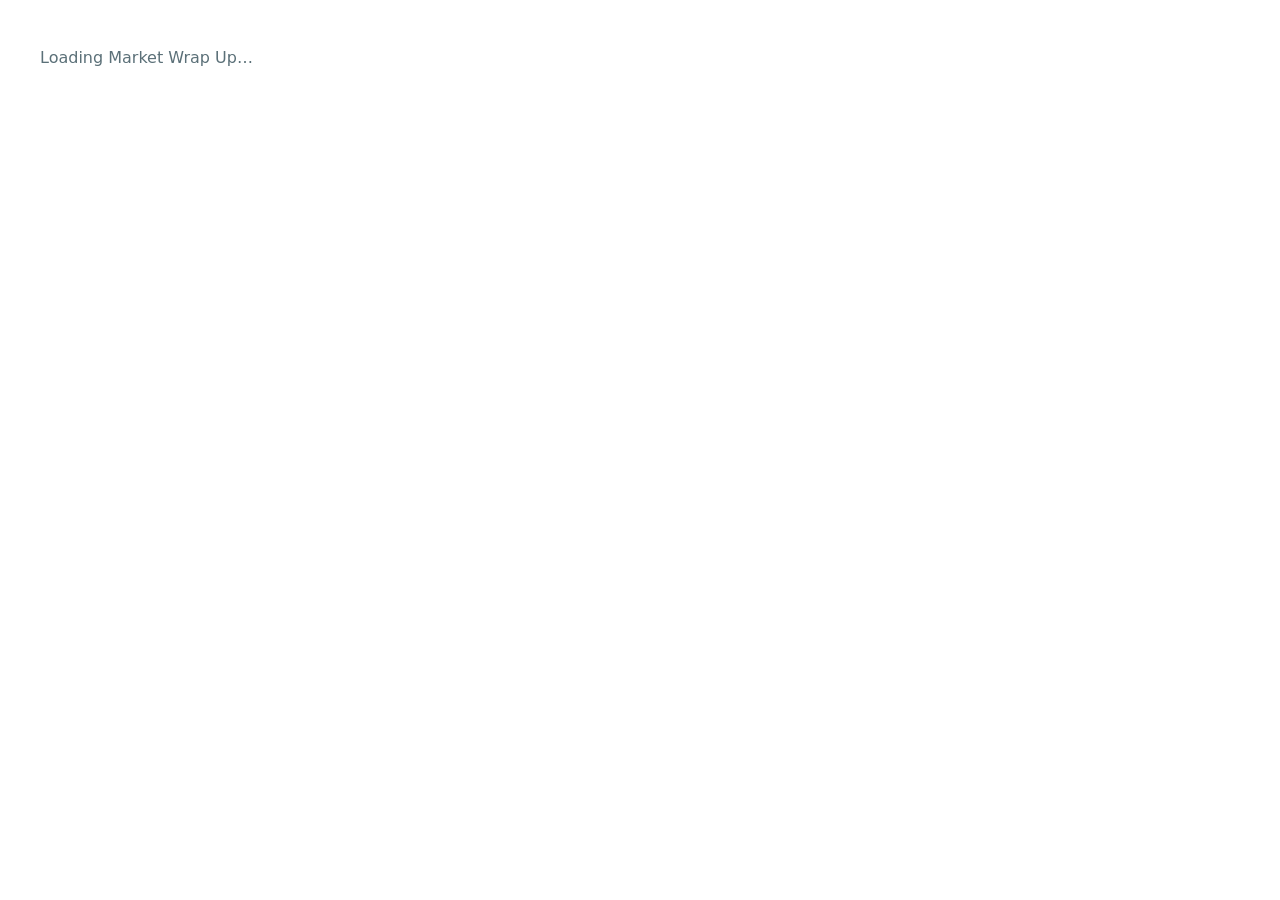
<file: index.html>
<!doctype html>
<html lang="en">
  <head>
    <meta charset="utf-8" />
    <meta name="viewport" content="width=device-width, initial-scale=1" />
    <title>Market Wrap Up</title>
    <link rel="icon" href="data:image/svg+xml,%3Csvg xmlns='http://www.w3.org/2000/svg' viewBox='0 0 100 100'%3E%3Ctext y='.9em' font-size='90'%3E📰%3C/text%3E%3C/svg%3E" />
    <script type="module" src="/src/main.js"></script>
  </head>
  <body>
    <div id="app">
      <p style="font-family:system-ui,sans-serif;padding:2rem;color:#5b7078;">Loading Market Wrap Up…</p>
    </div>
  </body>
</html>
</file>
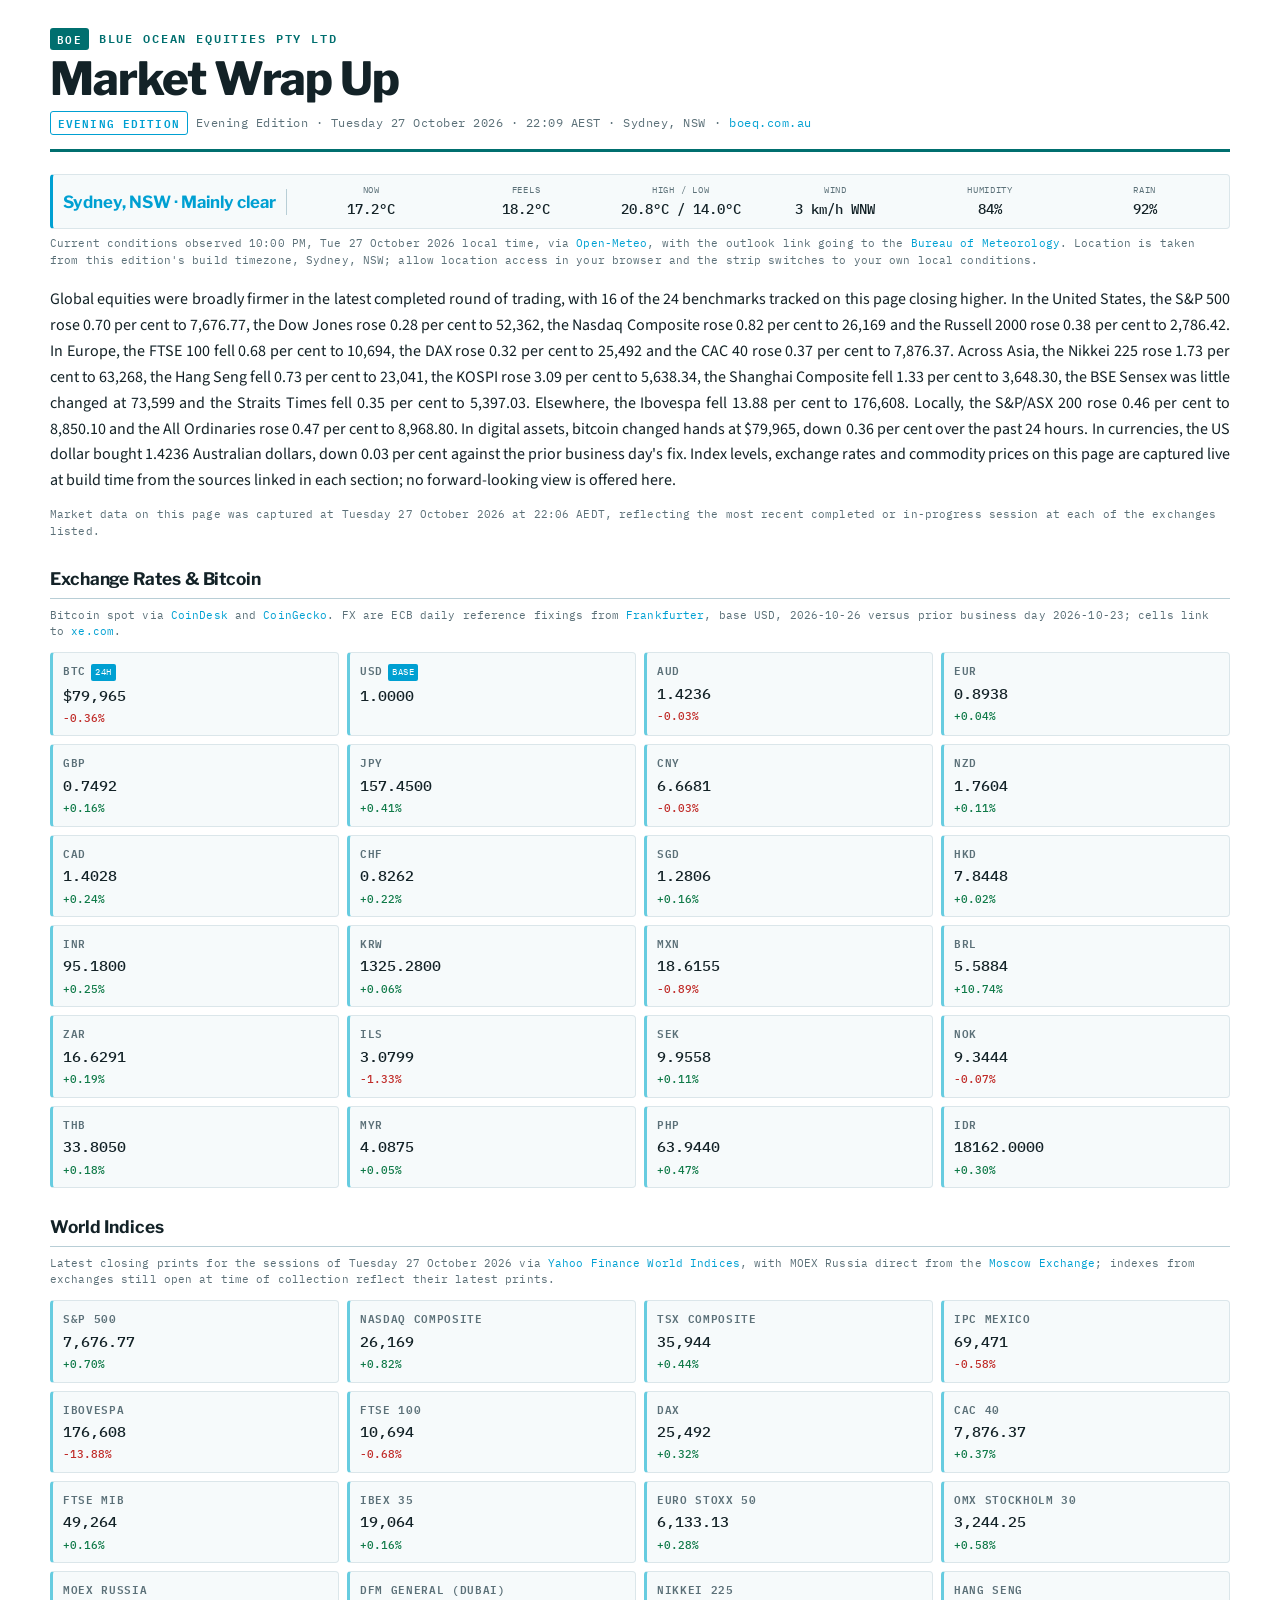
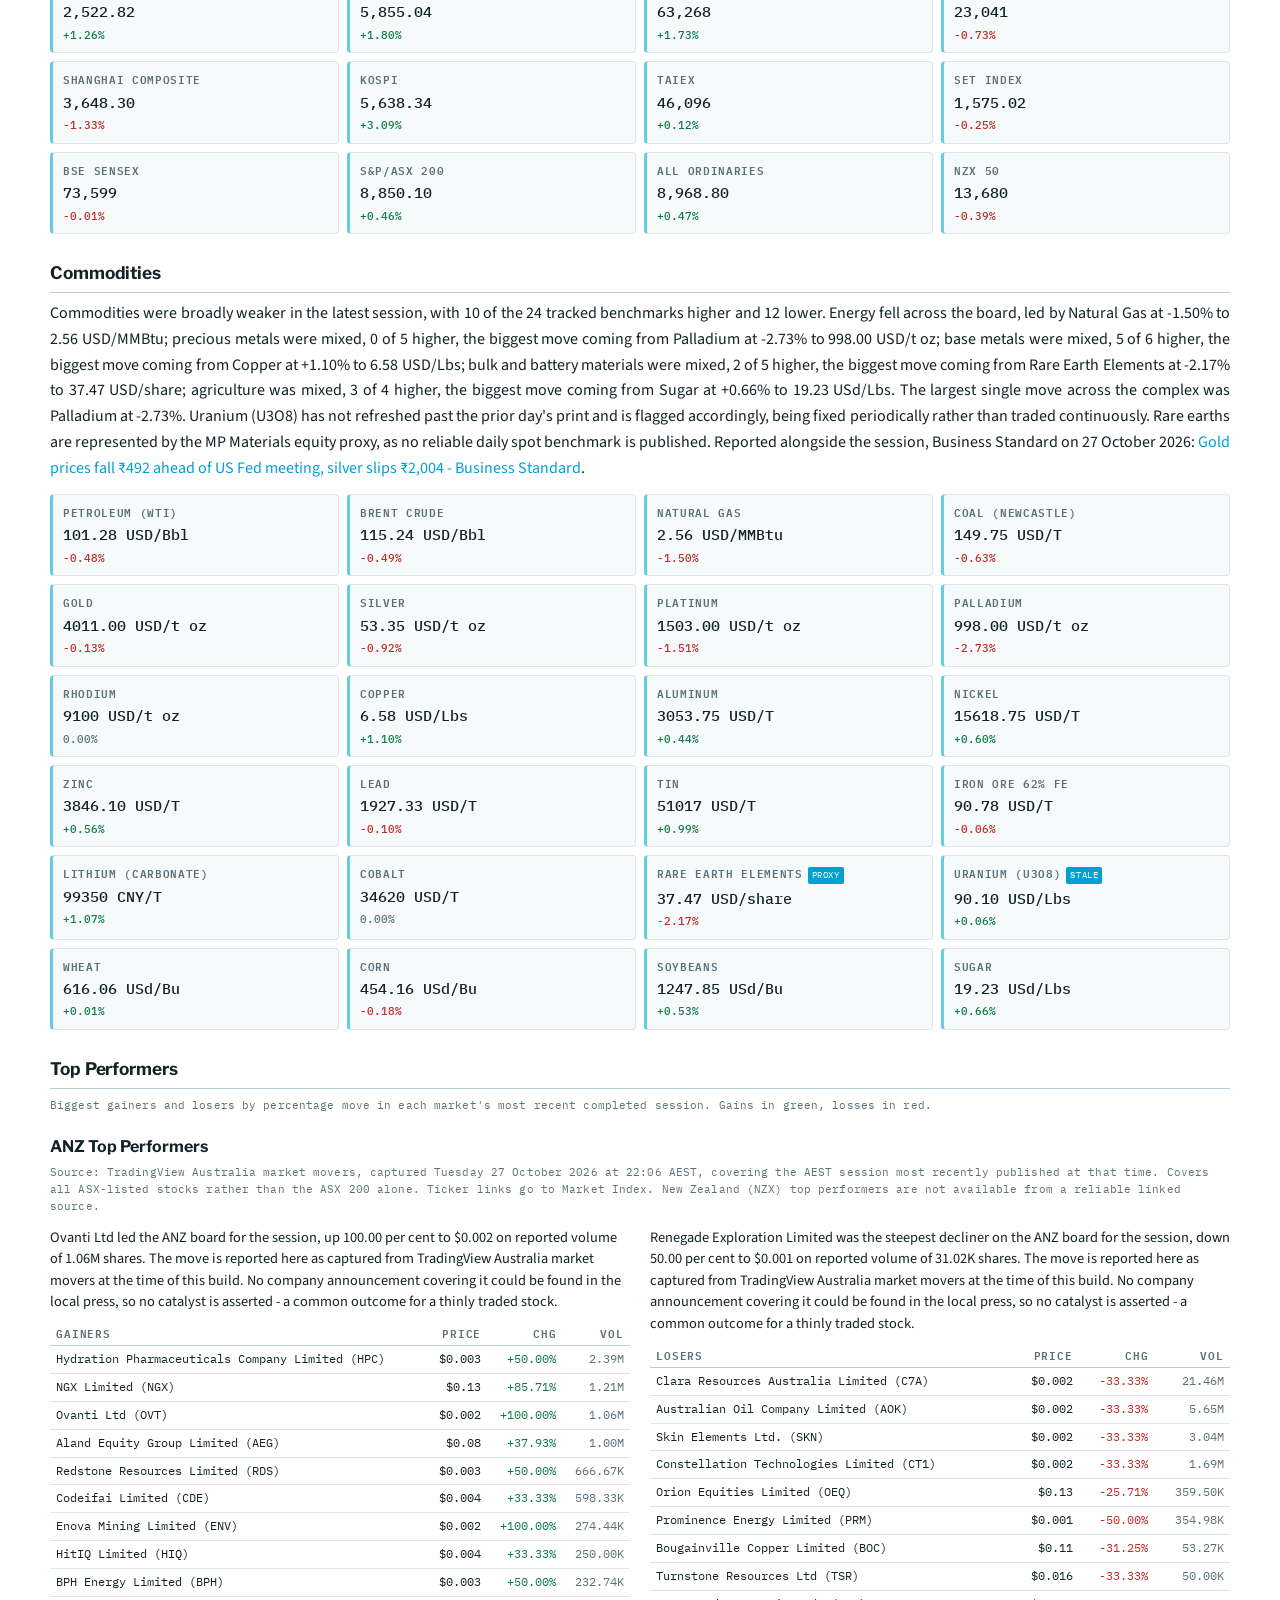
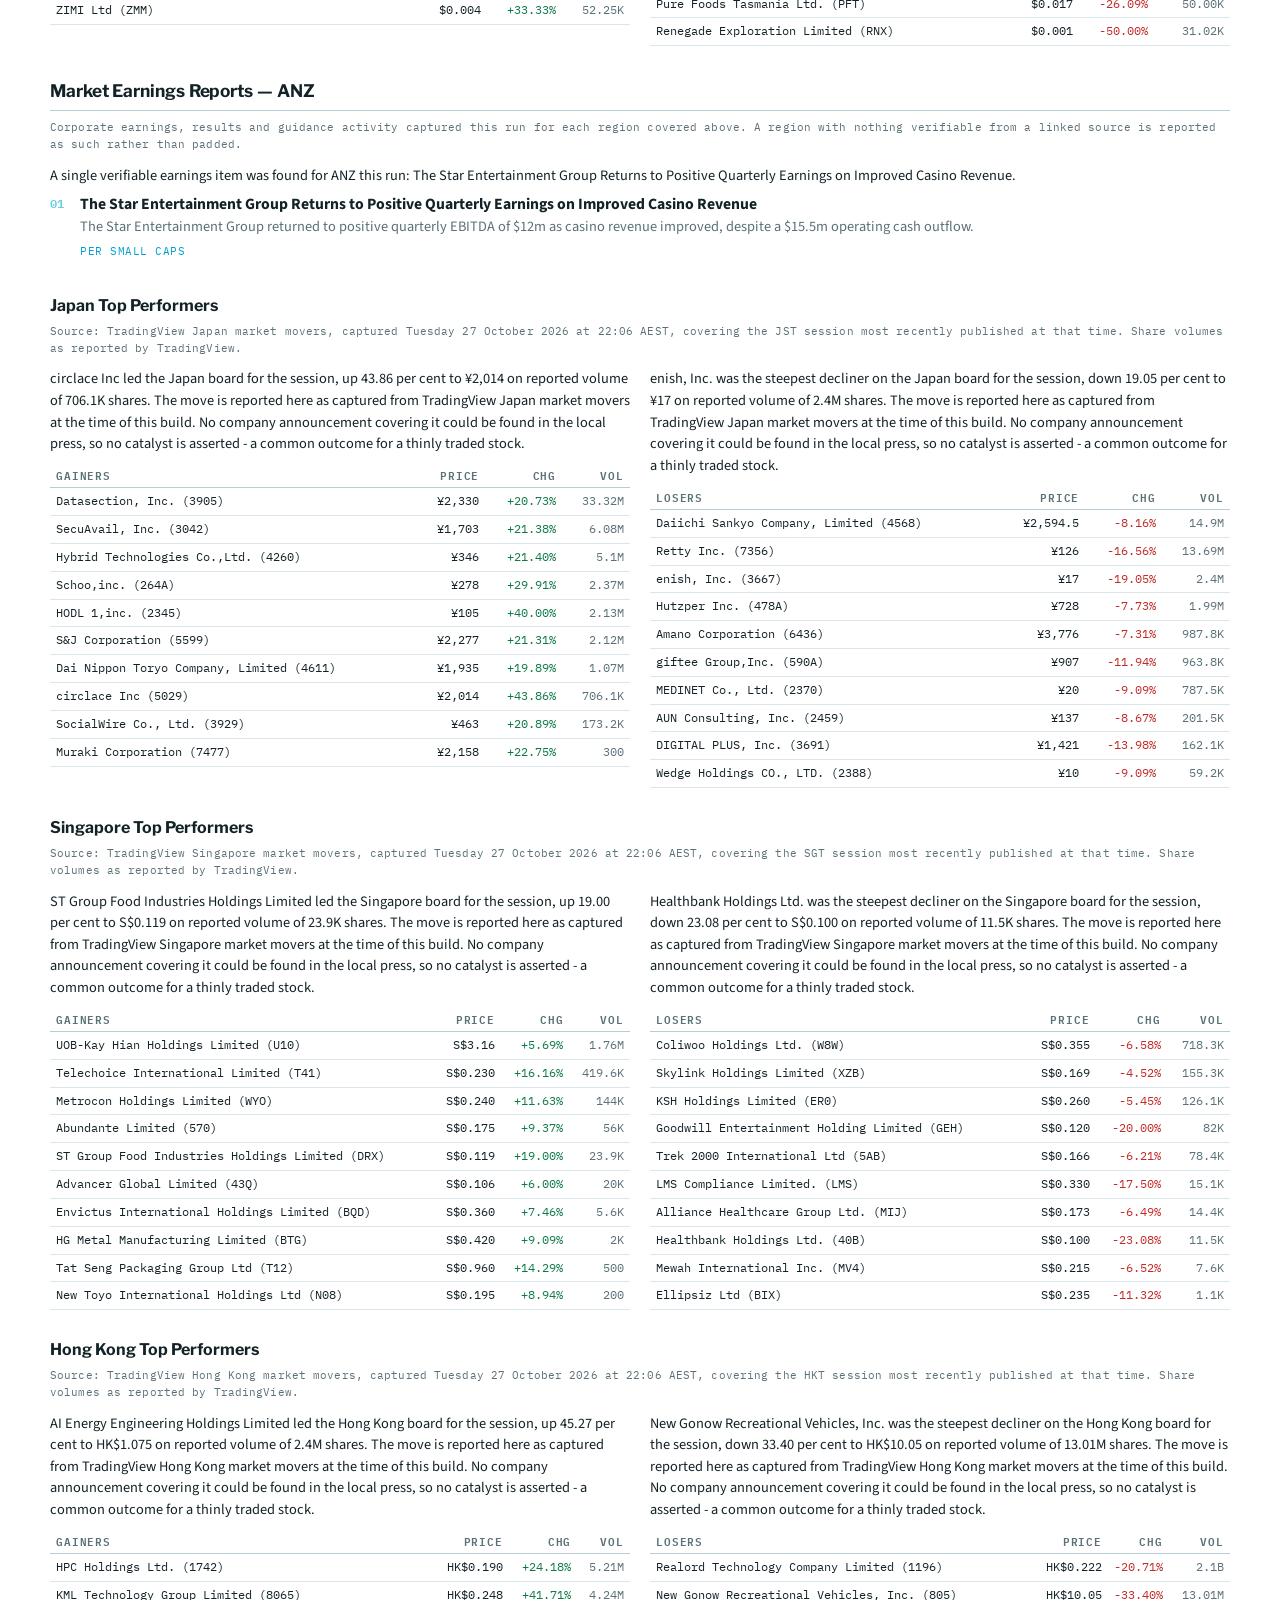
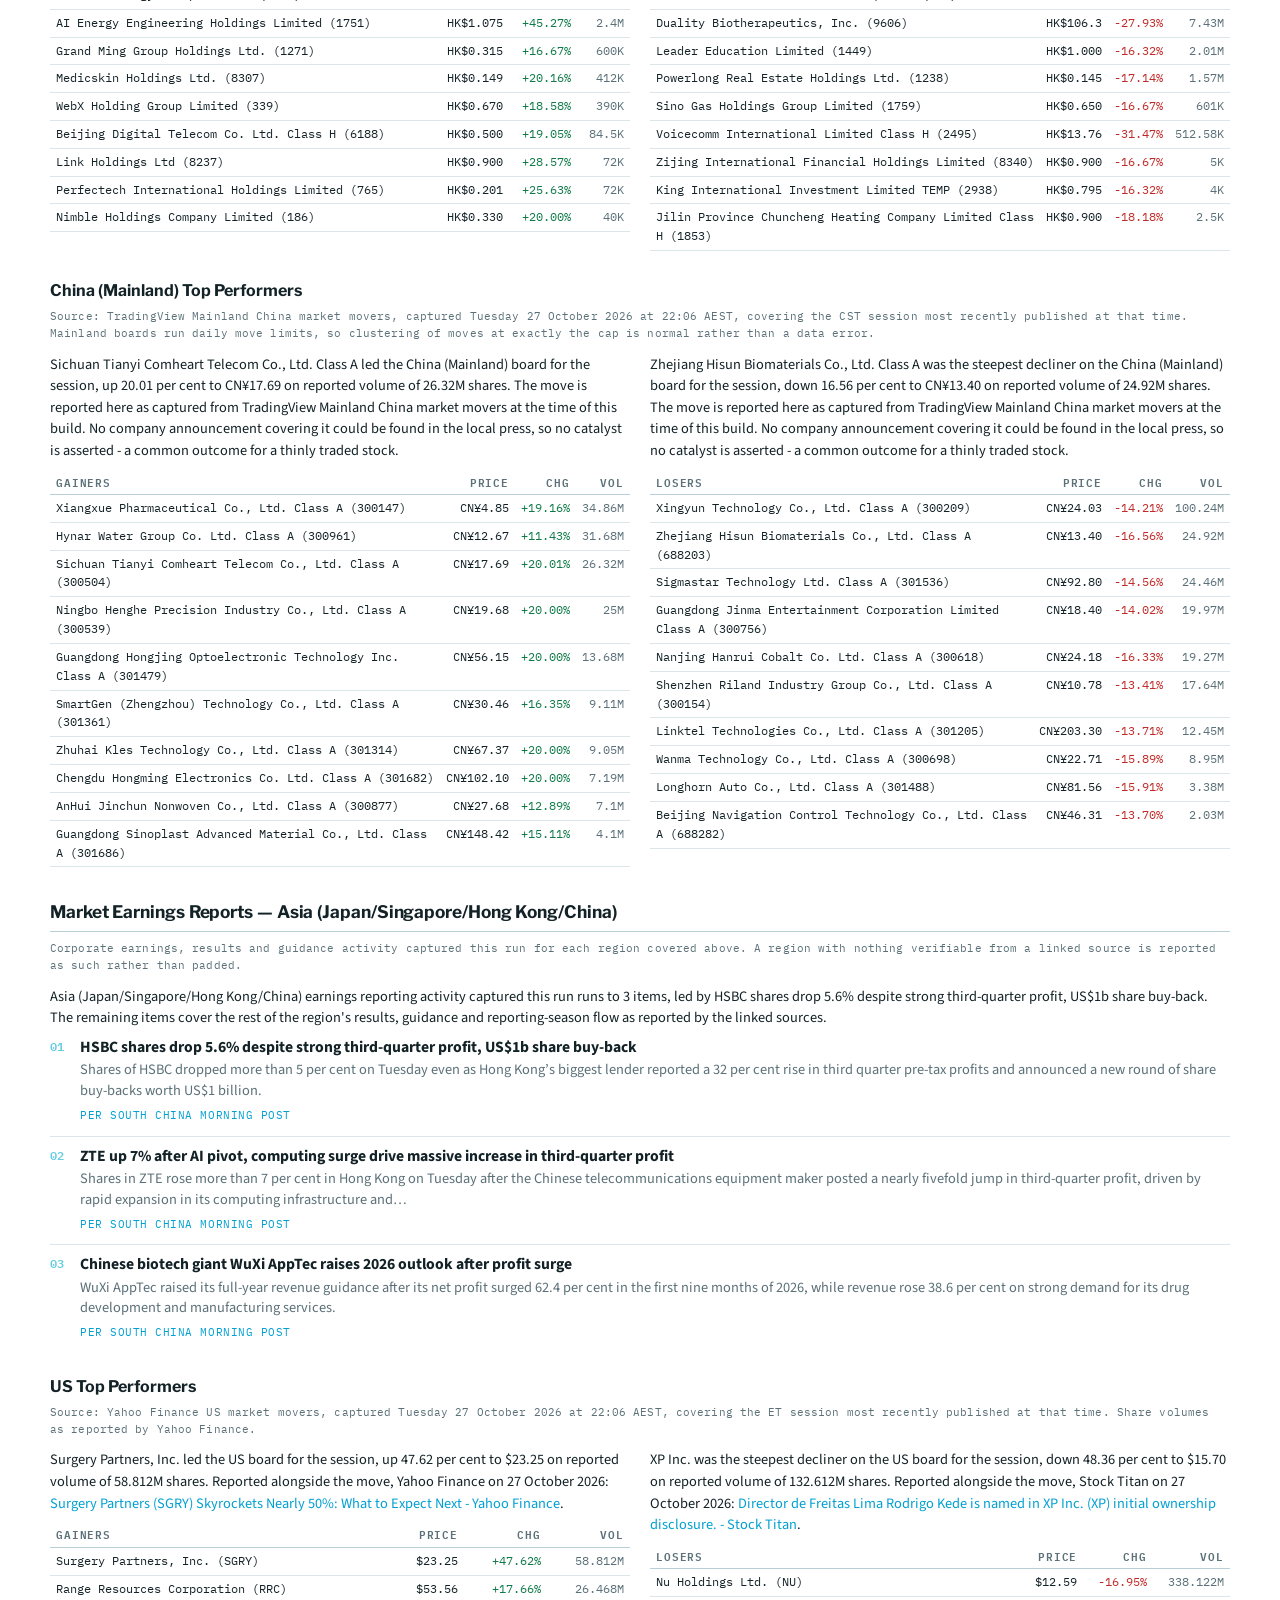
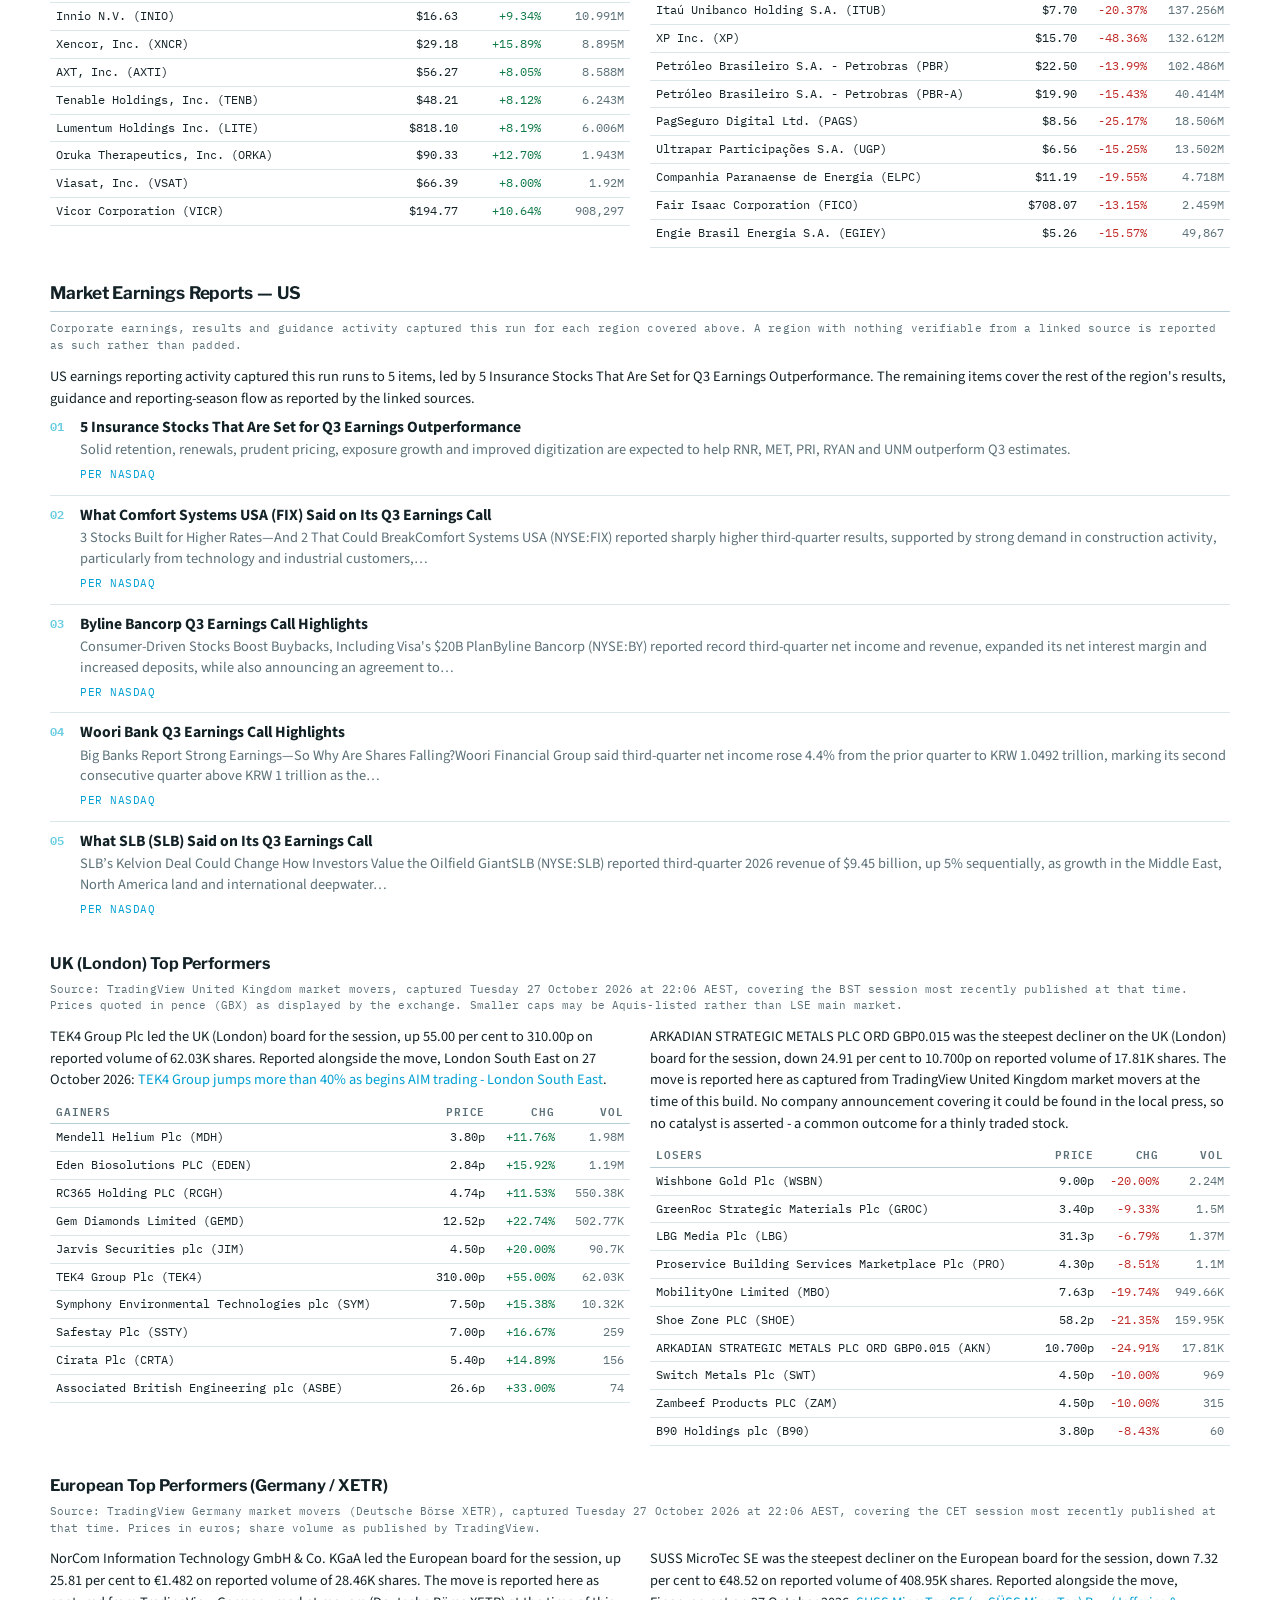
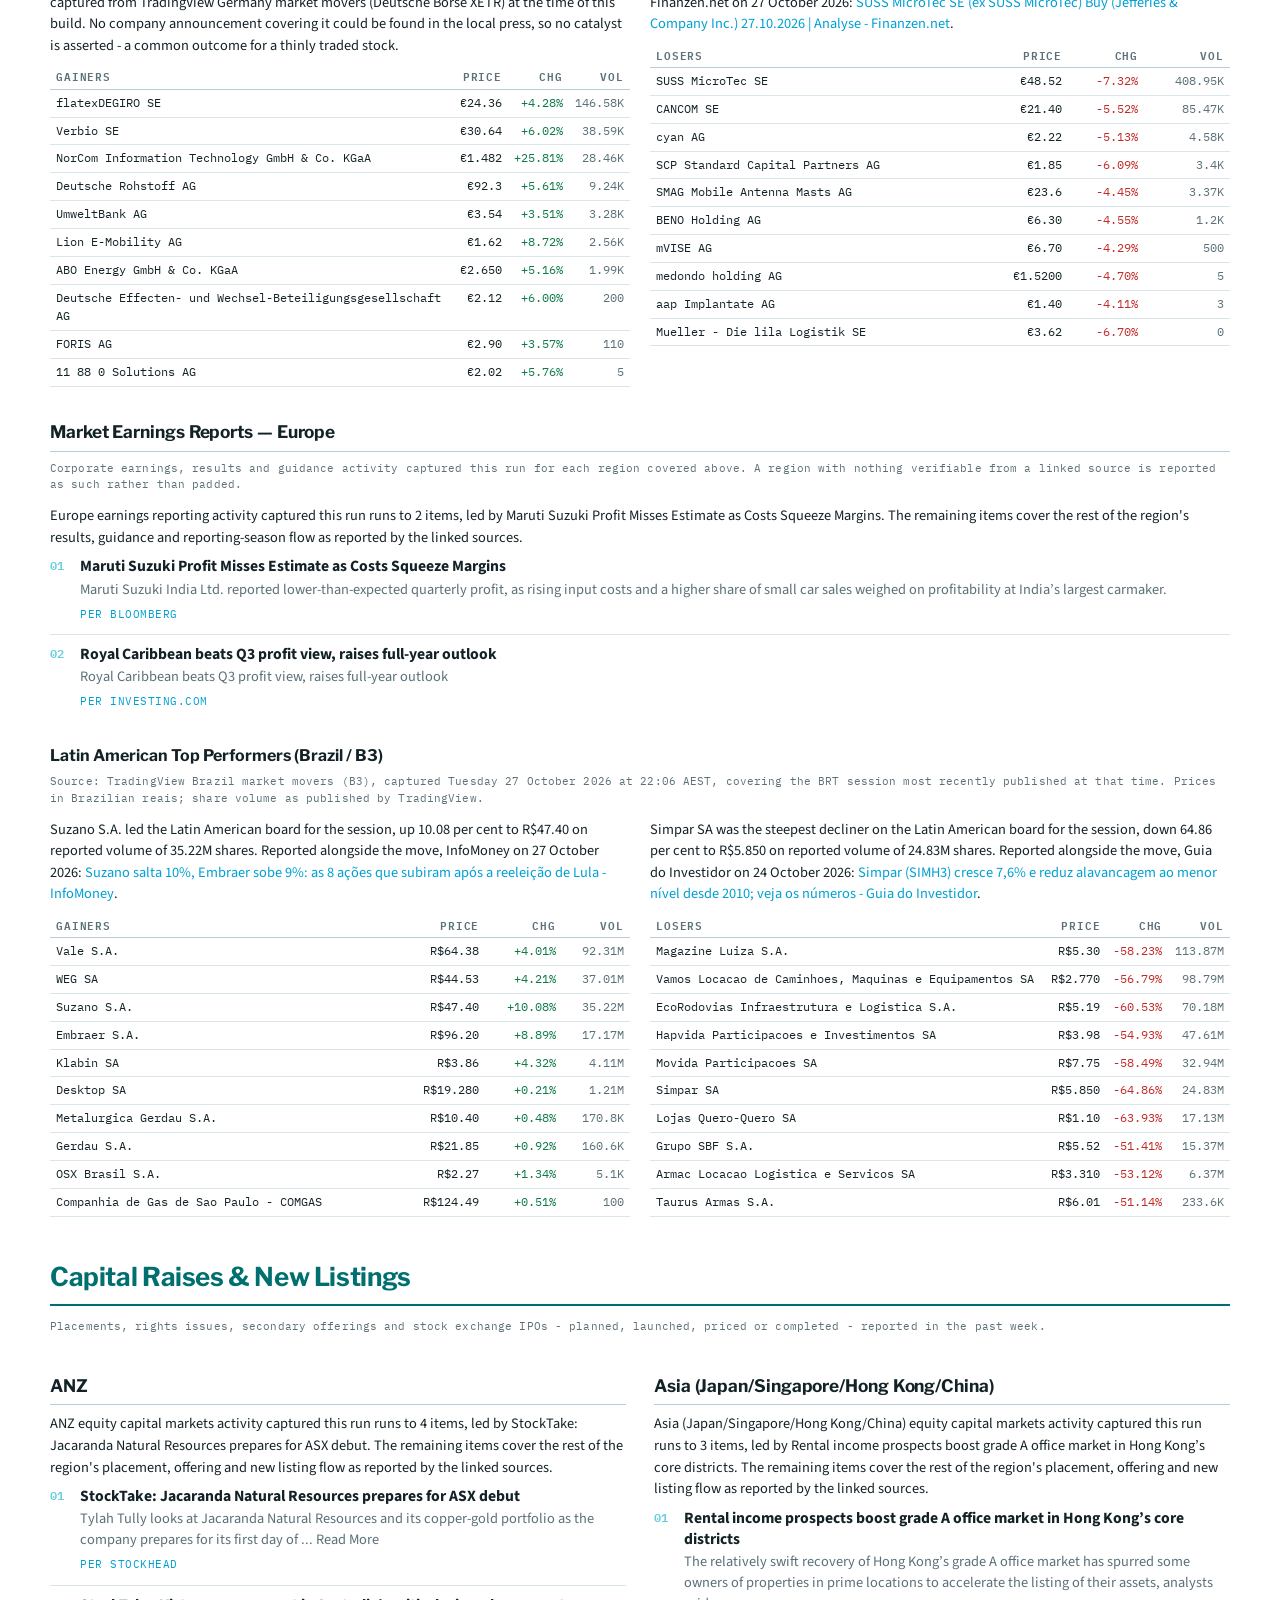
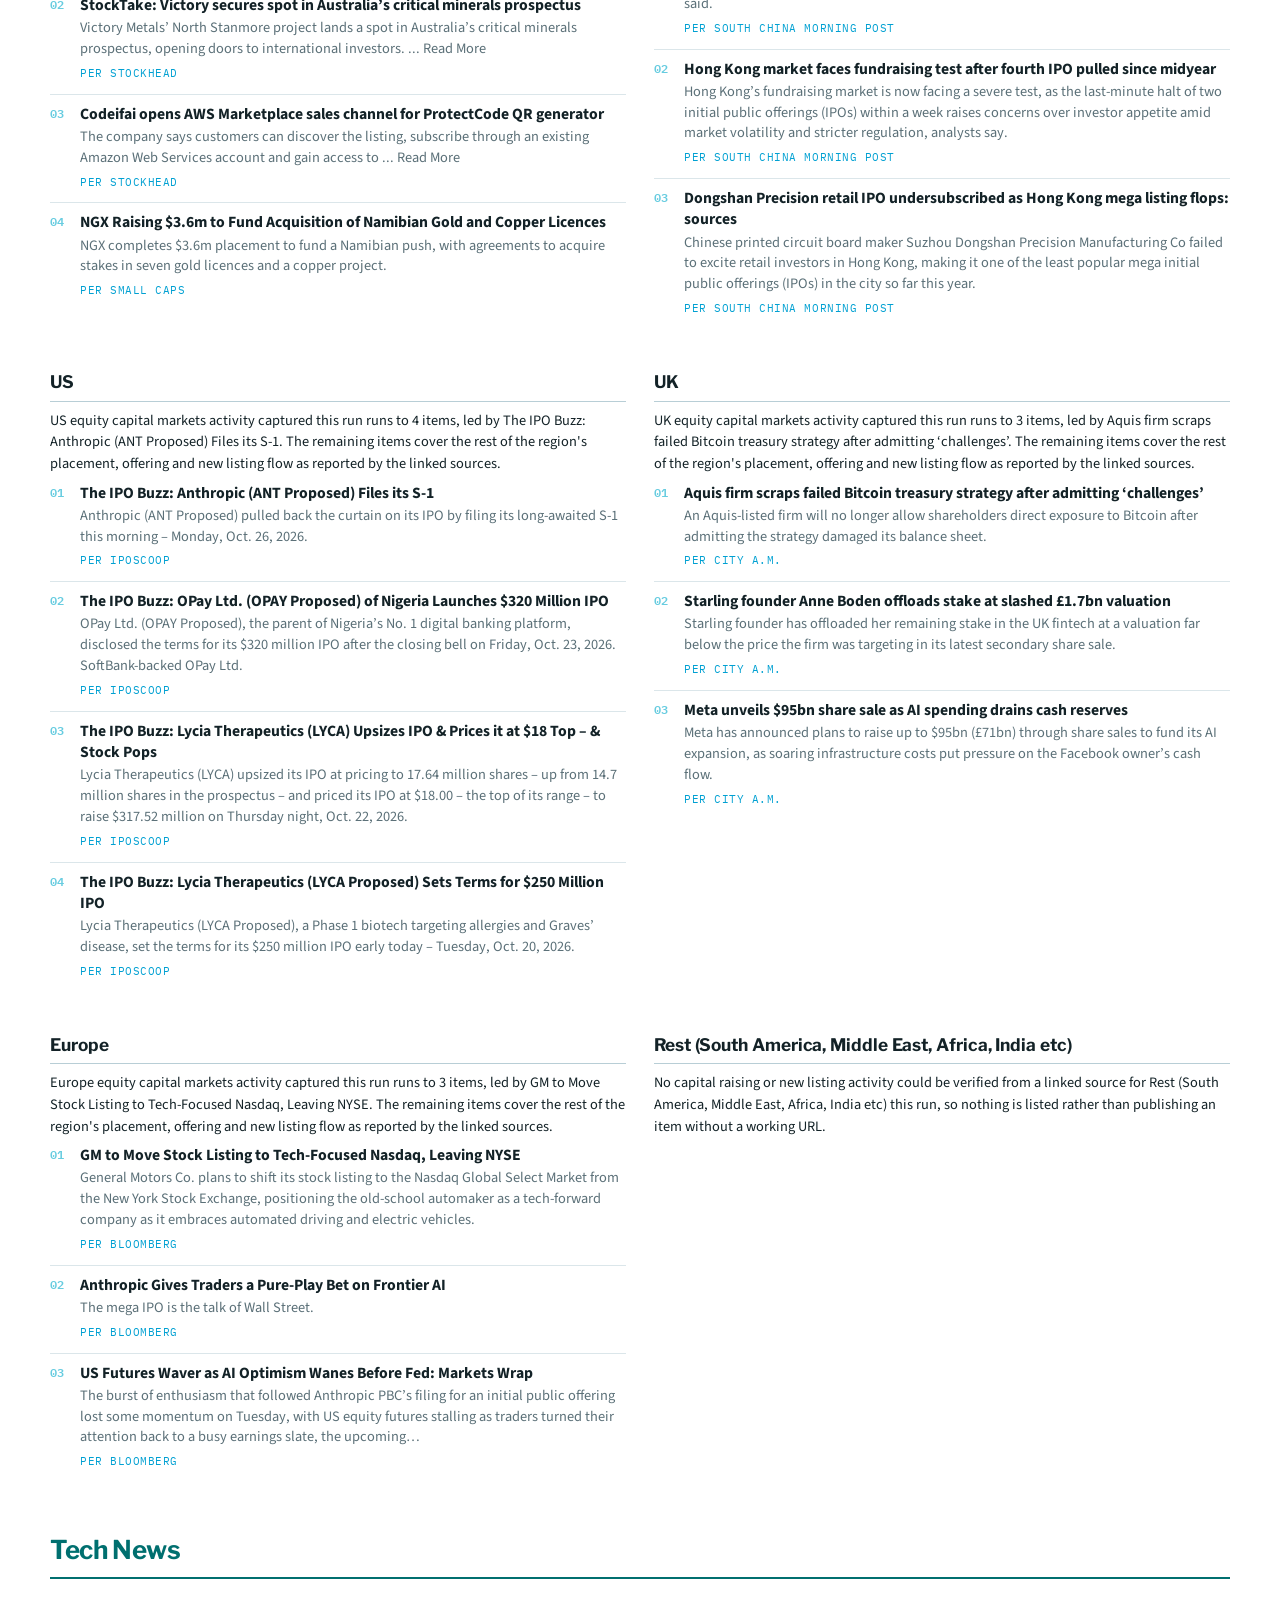
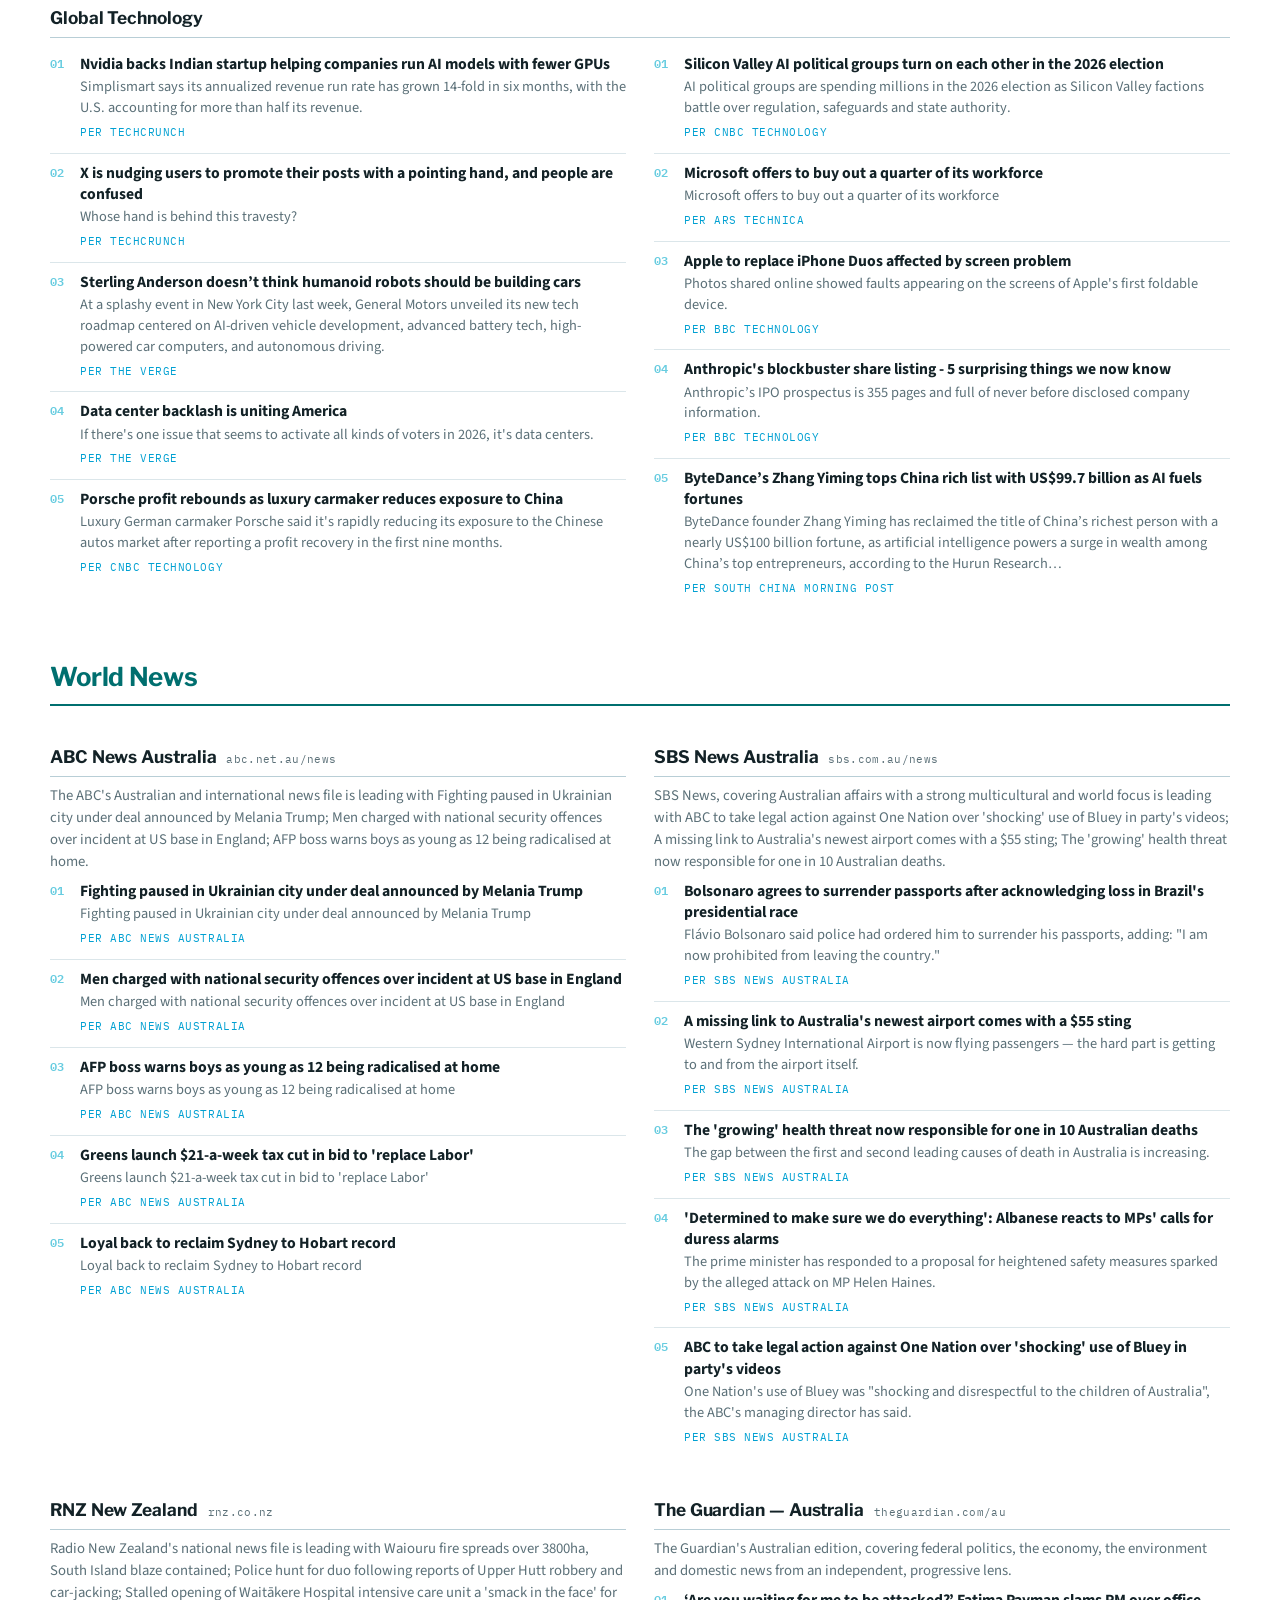
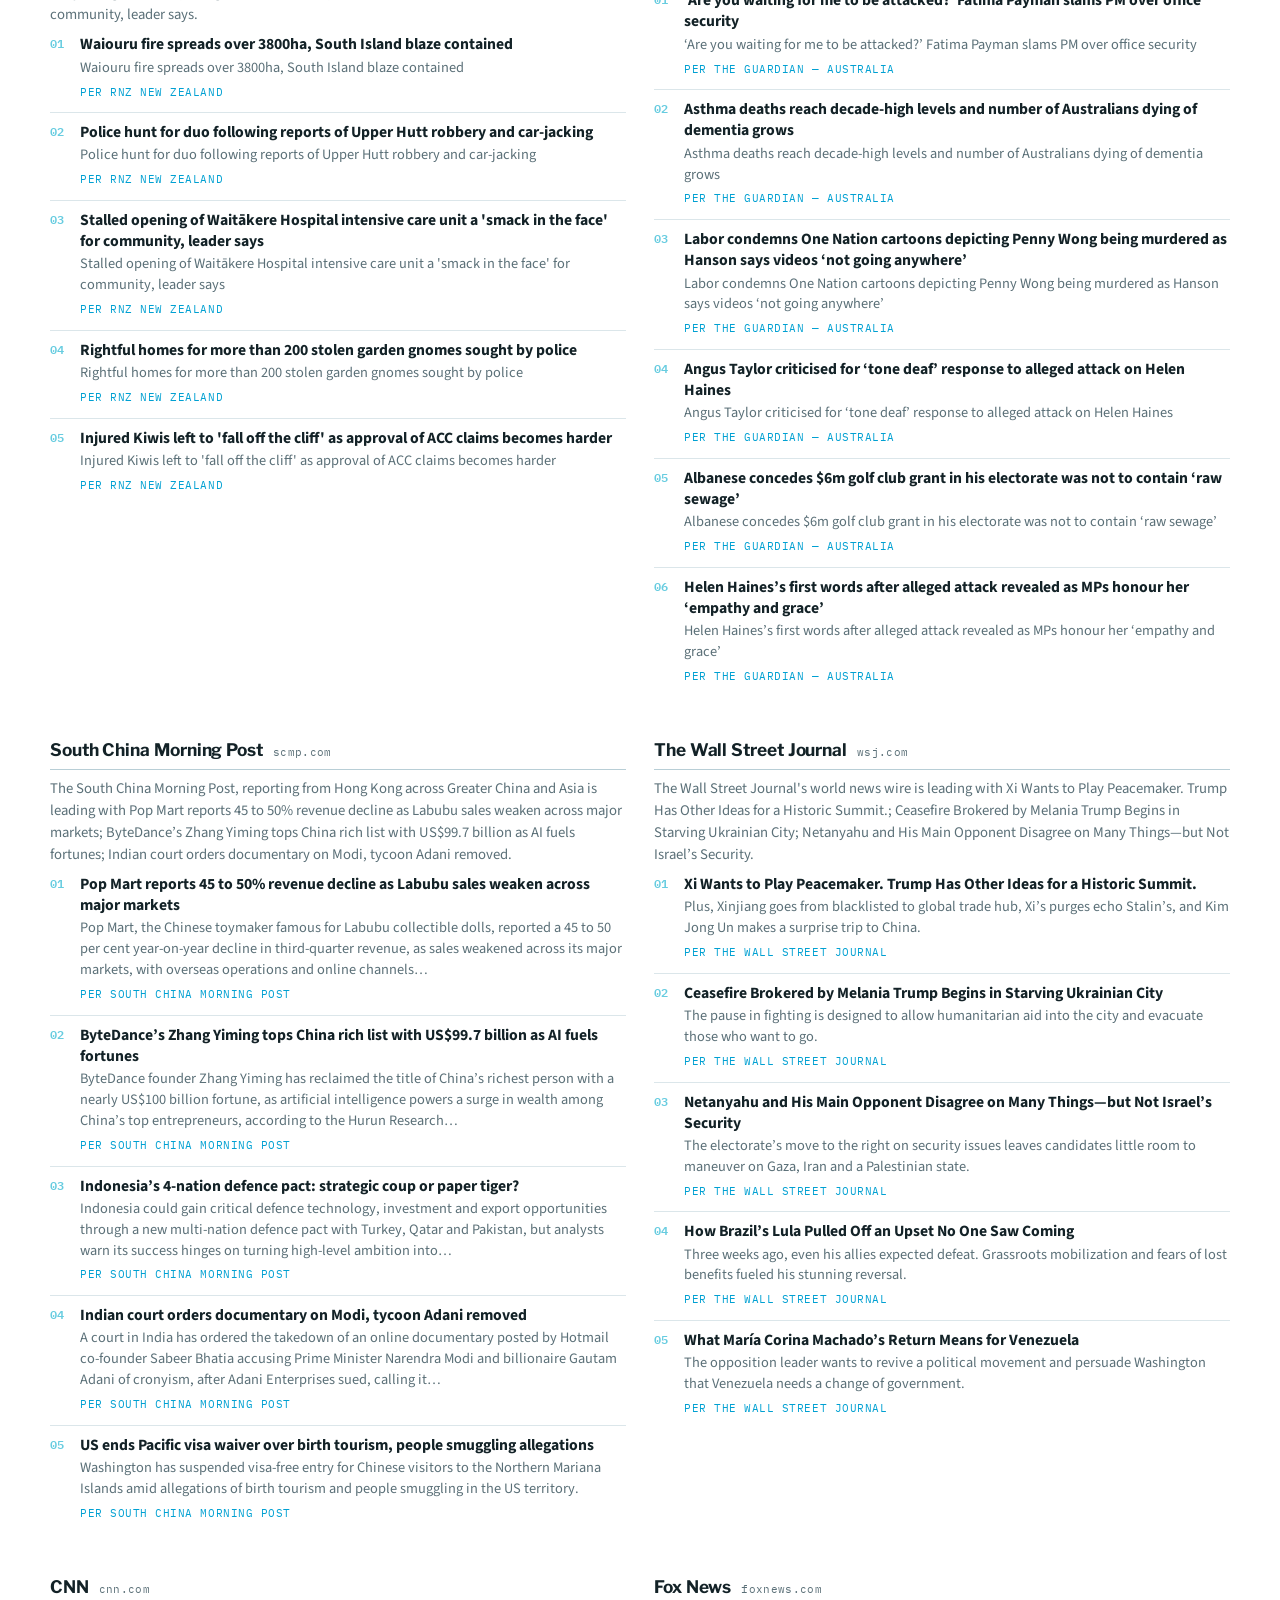
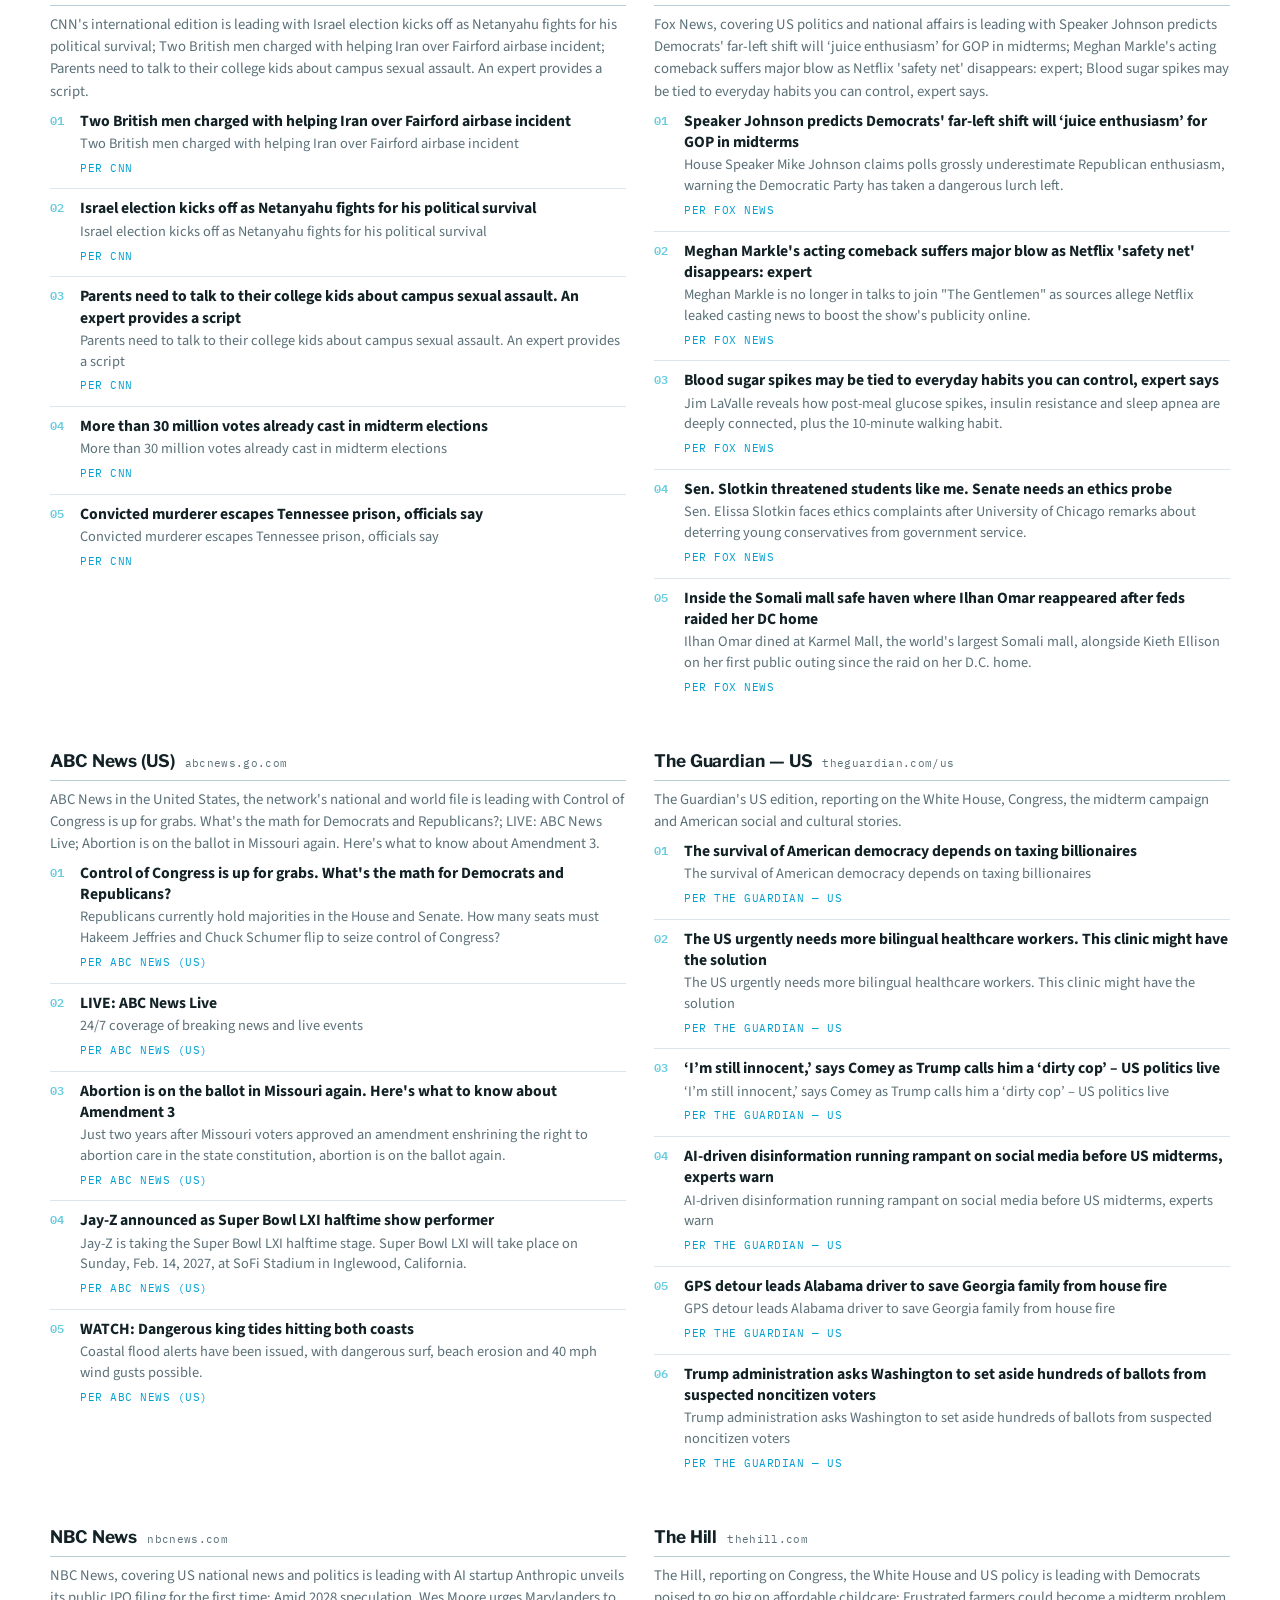
<file: preview.html>
<!doctype html>
<html lang="en"><head><meta charset="utf-8"><meta name="viewport" content="width=device-width,initial-scale=1"><title>Market Wrap Up</title></head>
<body style="margin:0">
<style>
@import url('https://fonts.googleapis.com/css2?family=Libre+Franklin:wght@500;700;800&family=Source+Sans+3:ital,wght@0,400;0,600;0,700;1,400&family=IBM+Plex+Mono:wght@400;500;600&display=swap');

:root{
  --cerulean:#00A0D2; --viking:#67CCE0; --teal:#006F6F;
  --bg:#ffffff; --surface:#f6fafb; --ink:#132227; --muted:#5b7078;
  --rule:#dbe6ea; --rule-strong:#b8ced6;
  --pos:#0f7a48; --neg:#c02b28;
  --sans:'Source Sans 3',-apple-system,BlinkMacSystemFont,'Segoe UI',sans-serif;
  --display:'Libre Franklin',-apple-system,BlinkMacSystemFont,'Segoe UI',sans-serif;
  --mono:'IBM Plex Mono',ui-monospace,SFMono-Regular,Menlo,monospace;
}
@media (prefers-color-scheme: dark){
  :root{
    --cerulean:#4FC6EE; --viking:#8FDCEC; --teal:#3FB5B5;
    --bg:#08191f; --surface:#0f2830; --ink:#e6f1f4; --muted:#9db6be;
    --rule:#1d3d47; --rule-strong:#2b5563;
    --pos:#4fd18b; --neg:#ff7a72;
  }
}
.pnw{background:var(--bg);color:var(--ink);font-family:var(--sans);
  font-size:16px;line-height:1.55;max-width:1180px;margin:0 auto;padding:28px 26px 60px;
  -webkit-font-smoothing:antialiased;}
.pnw *{box-sizing:border-box;}
.pnw a{color:var(--cerulean);text-decoration:none;}
.pnw a:hover{text-decoration:underline;}

/* masthead */
.masthead{border-bottom:3px solid var(--teal);padding-bottom:14px;margin-bottom:22px;}
.kicker{font-family:var(--mono);font-size:.72rem;letter-spacing:.16em;text-transform:uppercase;
  color:var(--teal);display:flex;align-items:center;gap:10px;margin-bottom:6px;font-weight:600;}
.wordmark{display:inline-block;background:var(--teal);color:#fff;font-family:var(--mono);
  font-weight:600;font-size:.66rem;letter-spacing:.12em;padding:3px 7px;border-radius:3px;}
@media (prefers-color-scheme: dark){.wordmark{color:#06222a;}}
.pnw h1{font-family:var(--display);font-weight:800;letter-spacing:-.022em;
  font-size:2.85rem;line-height:1.03;margin:2px 0 8px;color:var(--ink);}
.dateline{font-family:var(--mono);font-size:.78rem;letter-spacing:.04em;color:var(--muted);
  display:flex;flex-wrap:wrap;gap:8px;align-items:center;}
.edition-chip{font-family:var(--mono);font-size:.7rem;font-weight:600;letter-spacing:.1em;
  text-transform:uppercase;color:var(--cerulean);border:1px solid var(--cerulean);
  border-radius:3px;padding:2px 7px;}

.pnw h2{font-family:var(--display);font-weight:700;letter-spacing:-.015em;font-size:1.62rem;
  margin:34px 0 12px;padding-bottom:7px;border-bottom:2px solid var(--teal);color:var(--teal);}
.subhead{font-family:var(--display);font-weight:700;font-size:1.08rem;letter-spacing:-.005em;
  margin:26px 0 8px;padding-bottom:5px;border-bottom:1px solid var(--rule-strong);color:var(--ink);}
.subhead .site{font-family:var(--mono);font-size:.7rem;font-weight:400;letter-spacing:.03em;
  color:var(--muted);margin-left:6px;}
.perf-title{font-family:var(--display);font-weight:700;font-size:1rem;margin:22px 0 4px;color:var(--ink);}

.market-summary{font-family:var(--sans);font-size:1rem;line-height:1.62;margin:0 0 12px;
  text-align:justify;hyphens:auto;}
.section-caption,.caption{font-family:var(--mono);font-size:.7rem;line-height:1.5;
  color:var(--muted);margin:0 0 12px;letter-spacing:.01em;}
.mover-note{font-family:var(--sans);font-size:.9rem;line-height:1.5;margin:0 0 8px;color:var(--ink);}
.outlet-summary{font-size:.92rem;line-height:1.5;color:var(--muted);margin:0 0 8px;}

/* local weather strip */
.wx-strip{display:grid;grid-template-columns:auto repeat(6,1fr);gap:6px;align-items:center;
  background:var(--surface);border:1px solid var(--rule);border-left:3px solid var(--cerulean);
  border-radius:4px;padding:8px 10px;margin:0 0 6px;}
.wx-place{font-family:var(--display);font-weight:700;font-size:1.05rem;color:var(--ink);
  text-decoration:none!important;padding-right:10px;margin-right:4px;
  border-right:1px solid var(--rule-strong);}
.wx-cell{display:flex;flex-direction:column;gap:1px;text-align:center;text-decoration:none!important;
  min-width:0;}
.wx-label{font-family:var(--mono);font-size:.58rem;letter-spacing:.08em;text-transform:uppercase;
  color:var(--muted);}
.wx-value{font-family:var(--mono);font-size:.9rem;font-weight:500;color:var(--ink);
  font-variant-numeric:tabular-nums;}
.wx-note{margin:0 0 18px;}

@media (max-width:820px){
  .wx-strip{grid-template-columns:1fr 1fr 1fr;}
  .wx-place{grid-column:1/-1;border-right:none;border-bottom:1px solid var(--rule-strong);
    padding:0 0 6px;margin:0 0 4px;}
}

/* rate grid */
.rate-grid{display:grid;grid-template-columns:repeat(4,1fr);gap:8px;margin:10px 0 18px;}
.rate-cell{display:flex;flex-direction:column;gap:3px;background:var(--surface);
  border:1px solid var(--rule);border-left:3px solid var(--viking);border-radius:4px;
  padding:8px 10px;text-decoration:none!important;min-width:0;}
.rate-cell:hover{border-left-color:var(--cerulean);}
.rc-label{display:flex;align-items:baseline;gap:5px;min-width:0;flex-wrap:wrap;}
.rc-code{font-family:var(--mono);font-size:.7rem;font-weight:600;letter-spacing:.06em;
  text-transform:uppercase;color:var(--muted);white-space:nowrap;min-width:0;}
.rc-sub{font-family:var(--mono);font-size:.58rem;letter-spacing:.06em;text-transform:uppercase;
  color:#fff;background:var(--cerulean);border-radius:2px;padding:1px 4px;white-space:nowrap;
  flex:none;}
@media (prefers-color-scheme: dark){.rc-sub{color:#06222a;}}
.rc-val{font-family:var(--mono);font-size:.95rem;font-weight:500;color:var(--ink);
  font-variant-numeric:tabular-nums;white-space:nowrap;overflow:hidden;text-overflow:ellipsis;}
.rate-cell small{font-family:var(--mono);font-size:.7rem;font-weight:500;
  font-variant-numeric:tabular-nums;white-space:nowrap;}
.chg-pos{color:var(--pos);}
.chg-neg{color:var(--neg);}
.chg-flat{color:var(--muted);}

/* tables */
.two-col{display:grid;grid-template-columns:1fr 1fr;gap:20px;margin-bottom:6px;}
.perf-col{min-width:0;}
table.market-table{width:100%;border-collapse:collapse;font-family:var(--mono);
  font-size:.76rem;margin-bottom:6px;}
table.market-table th{text-align:left;font-weight:600;font-size:.66rem;letter-spacing:.08em;
  text-transform:uppercase;color:var(--muted);border-bottom:1.5px solid var(--rule-strong);
  padding:4px 6px;}
table.market-table td{padding:4px 6px;border-bottom:1px solid var(--rule);
  vertical-align:top;font-variant-numeric:tabular-nums;}
table.market-table td a{color:var(--ink);}
table.market-table td a:hover{color:var(--cerulean);}
table.market-table .num{text-align:right;white-space:nowrap;}
table.market-table .vol{color:var(--muted);}

/* headline lists */
ol.headlines{list-style:none;counter-reset:hl;margin:8px 0 14px;padding:0;}
ol.headlines li{counter-increment:hl;position:relative;padding:0 0 9px 30px;margin-bottom:9px;
  border-bottom:1px solid var(--rule);}
ol.headlines li:last-child{border-bottom:none;}
ol.headlines li::before{content:counter(hl,decimal-leading-zero);position:absolute;left:0;top:1px;
  font-family:var(--mono);font-size:.72rem;font-weight:600;color:var(--viking);
  font-variant-numeric:tabular-nums;}
a.hl{display:block;font-weight:700;font-size:.98rem;line-height:1.35;color:var(--ink);}
a.hl:hover{color:var(--cerulean);}
.hl-detail{display:block;font-size:.9rem;line-height:1.45;color:var(--muted);margin-top:2px;}
a.hl-src{display:inline-block;font-family:var(--mono);font-size:.66rem;letter-spacing:.05em;
  text-transform:uppercase;color:var(--cerulean);margin-top:3px;}

.cr-grid,.sport-grid,.news-grid{display:grid;grid-template-columns:1fr 1fr;gap:0 28px;}
.cr-region,.sport-section,.outlet-section{min-width:0;}

.pnw footer{margin-top:38px;padding-top:14px;border-top:3px solid var(--teal);
  font-family:var(--mono);font-size:.7rem;line-height:1.6;color:var(--muted);}
.pnw footer strong{color:var(--ink);}

@media (max-width:820px){
  .wx-strip{grid-template-columns:1fr 1fr 1fr;}
  .wx-place{grid-column:1/-1;border-right:none;border-bottom:1px solid var(--rule-strong);
    padding:0 0 6px;margin:0 0 4px;}
  .two-col,.cr-grid,.sport-grid,.news-grid{grid-template-columns:1fr;}
  .pnw h1{font-size:2.1rem;}
  .pnw{padding:20px 12px 40px;}
}

@media (max-width:520px){
  .rate-grid{gap:5px;}
  .rate-cell{padding:6px 5px;}
  .rc-val{font-size:.82rem;}
  .rate-cell small{font-size:.6rem;}
}

/* ---------------- print / PDF ---------------- */
@media print{
  .pnw{max-width:none;padding:0;font-size:10.5pt;background:#fff;color:#111;}
  .two-col,.cr-grid,.sport-grid,.news-grid{grid-template-columns:1fr !important;}
  .rate-grid{grid-template-columns:repeat(4,1fr) !important;}
  table.market-table{font-size:7.6pt;}
  table.market-table th,table.market-table td{padding:2px 4px;}
  .outlet-section,.sport-section,.cr-region,table.market-table{page-break-inside:avoid;}
  .perf-title,.caption,.mover-note{page-break-after:avoid;page-break-inside:avoid;}
  .section-caption{page-break-after:avoid;page-break-inside:avoid;}
  .pnw h2,.subhead{page-break-after:avoid;}
  .page-break-before{page-break-before:always;}
  a{color:#0b6a8c !important;}
}
.page-break-before{}

</style>
<div class="pnw">

<header class="masthead">
  <div class="kicker"><span class="wordmark">BOE</span> Blue Ocean Equities Pty Ltd</div>
  <h1>Market Wrap Up</h1>
  <div class="dateline">
    <span class="edition-chip">Evening Edition</span>
    <span>Evening Edition · Tuesday 27 October 2026 · 22:09 AEST · Sydney, NSW</span>
    <span>·</span>
    <span><a href="https://www.boeq.com.au" target="_blank" rel="noopener">boeq.com.au</a></span>
  </div>
</header>

<div class="wx-strip" id="wx-strip" data-fallback-url="https://www.bom.gov.au/nsw/forecasts/sydney.shtml">
<a class="wx-place" id="wx-place" href="https://www.bom.gov.au/nsw/forecasts/sydney.shtml" target="_blank" rel="noopener">Sydney, NSW &middot; Mainly clear</a>
<a class="wx-cell" href="https://api.open-meteo.com/v1/forecast?latitude=-33.8688&amp;longitude=151.2093&amp;current=temperature_2m,apparent_temperature,relative_humidity_2m,weather_code,wind_speed_10m,wind_direction_10m,precipitation&amp;daily=temperature_2m_max,temperature_2m_min,precipitation_probability_max&amp;timezone=Australia%2FSydney&amp;forecast_days=1" target="_blank" rel="noopener"><span class="wx-label">Now</span><span class="wx-value">17.2&deg;C</span></a>
<a class="wx-cell" href="https://api.open-meteo.com/v1/forecast?latitude=-33.8688&amp;longitude=151.2093&amp;current=temperature_2m,apparent_temperature,relative_humidity_2m,weather_code,wind_speed_10m,wind_direction_10m,precipitation&amp;daily=temperature_2m_max,temperature_2m_min,precipitation_probability_max&amp;timezone=Australia%2FSydney&amp;forecast_days=1" target="_blank" rel="noopener"><span class="wx-label">Feels</span><span class="wx-value">18.2&deg;C</span></a>
<a class="wx-cell" href="https://www.bom.gov.au/nsw/forecasts/sydney.shtml" target="_blank" rel="noopener"><span class="wx-label">High / Low</span><span class="wx-value">20.8&deg;C / 14.0&deg;C</span></a>
<a class="wx-cell" href="https://api.open-meteo.com/v1/forecast?latitude=-33.8688&amp;longitude=151.2093&amp;current=temperature_2m,apparent_temperature,relative_humidity_2m,weather_code,wind_speed_10m,wind_direction_10m,precipitation&amp;daily=temperature_2m_max,temperature_2m_min,precipitation_probability_max&amp;timezone=Australia%2FSydney&amp;forecast_days=1" target="_blank" rel="noopener"><span class="wx-label">Wind</span><span class="wx-value">3 km/h WNW</span></a>
<a class="wx-cell" href="https://api.open-meteo.com/v1/forecast?latitude=-33.8688&amp;longitude=151.2093&amp;current=temperature_2m,apparent_temperature,relative_humidity_2m,weather_code,wind_speed_10m,wind_direction_10m,precipitation&amp;daily=temperature_2m_max,temperature_2m_min,precipitation_probability_max&amp;timezone=Australia%2FSydney&amp;forecast_days=1" target="_blank" rel="noopener"><span class="wx-label">Humidity</span><span class="wx-value">84%</span></a>
<a class="wx-cell" href="https://www.bom.gov.au/nsw/forecasts/sydney.shtml" target="_blank" rel="noopener"><span class="wx-label">Rain</span><span class="wx-value">92%</span></a>
</div>
<p class="caption wx-note" id="wx-note">Current conditions observed 10:00 PM, Tue 27 October 2026 local time, via <a href="https://api.open-meteo.com/v1/forecast?latitude=-33.8688&amp;longitude=151.2093&amp;current=temperature_2m,apparent_temperature,relative_humidity_2m,weather_code,wind_speed_10m,wind_direction_10m,precipitation&amp;daily=temperature_2m_max,temperature_2m_min,precipitation_probability_max&amp;timezone=Australia%2FSydney&amp;forecast_days=1" target="_blank" rel="noopener">Open-Meteo</a>, with the outlook link going to the <a href="https://www.bom.gov.au/nsw/forecasts/sydney.shtml" target="_blank" rel="noopener">Bureau of Meteorology</a>. Location is taken from this edition's build timezone, Sydney, NSW; allow location access in your browser and the strip switches to your own local conditions.</p>
<script>
(function () {
  var strip = document.getElementById('wx-strip');
  if (!strip || !navigator.geolocation) { return; }
  var WMO = {0:'Clear',1:'Mainly clear',2:'Partly cloudy',3:'Overcast',45:'Fog',48:'Rime fog',
    51:'Light drizzle',53:'Drizzle',55:'Heavy drizzle',56:'Freezing drizzle',57:'Freezing drizzle',
    61:'Light rain',63:'Rain',65:'Heavy rain',66:'Freezing rain',67:'Freezing rain',71:'Light snow',
    73:'Snow',75:'Heavy snow',77:'Snow grains',80:'Light showers',81:'Showers',82:'Heavy showers',
    85:'Snow showers',86:'Snow showers',95:'Thunderstorms',96:'Storms with hail',99:'Storms with hail'};
  var COMPASS = ['N','NNE','NE','ENE','E','ESE','SE','SSE','S','SSW','SW','WSW','W','WNW','NW','NNW'];
  function t(v) { return v.toFixed(1) + '\u00B0C'; }
  navigator.geolocation.getCurrentPosition(function (pos) {
    var la = pos.coords.latitude, lo = pos.coords.longitude;
    var api = 'https://api.open-meteo.com/v1/forecast?latitude=' + la + '&longitude=' + lo +
      '&current=temperature_2m,apparent_temperature,relative_humidity_2m,weather_code,' +
      'wind_speed_10m,wind_direction_10m&daily=temperature_2m_max,temperature_2m_min,' +
      'precipitation_probability_max&timezone=auto&forecast_days=1';
    var link = 'https://weather.com/weather/today/l/' + la.toFixed(2) + ',' + lo.toFixed(2);
    Promise.all([
      fetch(api).then(function (r) { return r.json(); }),
      fetch('https://api.bigdatacloud.net/data/reverse-geocode-client?latitude=' + la +
            '&longitude=' + lo + '&localityLanguage=en')
        .then(function (r) { return r.json(); })
        .catch(function () { return null; })
    ]).then(function (res) {
      var d = res[0], g = res[1], c = d.current, day = d.daily;
      var name = g && (g.city || g.locality || g.principalSubdivision)
        ? (g.city || g.locality) + (g.principalSubdivision ? ', ' + g.principalSubdivision : '')
        : la.toFixed(2) + ', ' + lo.toFixed(2);
      var vals = [t(c.temperature_2m), t(c.apparent_temperature),
        t(day.temperature_2m_max[0]) + ' / ' + t(day.temperature_2m_min[0]),
        Math.round(c.wind_speed_10m) + ' km/h ' + COMPASS[Math.round((c.wind_direction_10m % 360) / 22.5) % 16],
        c.relative_humidity_2m + '%', day.precipitation_probability_max[0] + '%'];
      var place = document.getElementById('wx-place');
      place.textContent = name + ' \u00B7 ' + (WMO[c.weather_code] || 'Code ' + c.weather_code);
      place.href = link;
      var cells = strip.querySelectorAll('.wx-cell');
      for (var i = 0; i < cells.length && i < vals.length; i++) {
        cells[i].querySelector('.wx-value').textContent = vals[i];
        cells[i].href = link;
      }
      var note = document.getElementById('wx-note');
      if (note) {
        note.innerHTML = 'Current conditions for your device location, via ' +
          '<a href="https://open-meteo.com" target="_blank" rel="noopener">Open-Meteo</a>, ' +
          'linked through to <a href="' + link + '" target="_blank" rel="noopener">weather.com</a>. ' +
          'Local time zone ' + (d.timezone || 'unknown') + '.';
      }
    }).catch(function () { /* leave the build-time strip in place */ });
  }, function () { /* permission denied - leave the build-time strip in place */ },
     { timeout: 8000, maximumAge: 900000 });
})();
</script>
<p class="market-summary">Global equities were broadly firmer in the latest completed round of trading, with 16 of the 24 benchmarks tracked on this page closing higher. In the United States, the S&amp;P 500 rose 0.70 per cent to 7,676.77, the Dow Jones rose 0.28 per cent to 52,362, the Nasdaq Composite rose 0.82 per cent to 26,169 and the Russell 2000 rose 0.38 per cent to 2,786.42. In Europe, the FTSE 100 fell 0.68 per cent to 10,694, the DAX rose 0.32 per cent to 25,492 and the CAC 40 rose 0.37 per cent to 7,876.37. Across Asia, the Nikkei 225 rose 1.73 per cent to 63,268, the Hang Seng fell 0.73 per cent to 23,041, the KOSPI rose 3.09 per cent to 5,638.34, the Shanghai Composite fell 1.33 per cent to 3,648.30, the BSE Sensex was little changed at 73,599 and the Straits Times fell 0.35 per cent to 5,397.03. Elsewhere, the Ibovespa fell 13.88 per cent to 176,608. Locally, the S&amp;P/ASX 200 rose 0.46 per cent to 8,850.10 and the All Ordinaries rose 0.47 per cent to 8,968.80. In digital assets, bitcoin changed hands at $79,965, down 0.36 per cent over the past 24 hours. In currencies, the US dollar bought 1.4236 Australian dollars, down 0.03 per cent against the prior business day&#x27;s fix. Index levels, exchange rates and commodity prices on this page are captured live at build time from the sources linked in each section; no forward-looking view is offered here.</p>
<p class="section-caption page-break-before">Market data on this page was captured at Tuesday 27 October 2026 at 22:06 AEDT, reflecting the most recent completed or in-progress session at each of the exchanges listed.</p>

<h3 class="subhead">Exchange Rates &amp; Bitcoin</h3>
<p class="caption">Bitcoin spot via <a href="https://www.coindesk.com/price/bitcoin" target="_blank" rel="noopener">CoinDesk</a> and <a href="https://www.coingecko.com/en/coins/bitcoin" target="_blank" rel="noopener">CoinGecko</a>. FX are ECB daily reference fixings from <a href="https://api.frankfurter.dev/v1/latest?from=USD" target="_blank" rel="noopener">Frankfurter</a>, base USD, 2026-10-26 versus prior business day 2026-10-23; cells link to <a href="https://www.xe.com/currencyconverter/" target="_blank" rel="noopener">xe.com</a>.</p>
<div class="rate-grid">
<a class="rate-cell" href="https://www.coindesk.com/price/bitcoin" target="_blank" rel="noopener"><span class="rc-label"><span class="rc-code">BTC</span><span class="rc-sub">24h</span></span><span class="rc-val">$79,965</span> <small class="chg-neg">-0.36%</small></a>
<a class="rate-cell" href="https://www.xe.com/currencyconverter/convert/?Amount=1&amp;From=USD&amp;To=USD" target="_blank" rel="noopener"><span class="rc-label"><span class="rc-code">USD</span><span class="rc-sub">base</span></span><span class="rc-val">1.0000</span></a>
<a class="rate-cell" href="https://www.xe.com/currencyconverter/convert/?Amount=1&amp;From=USD&amp;To=AUD" target="_blank" rel="noopener"><span class="rc-label"><span class="rc-code">AUD</span></span><span class="rc-val">1.4236</span> <small class="chg-neg">-0.03%</small></a>
<a class="rate-cell" href="https://www.xe.com/currencyconverter/convert/?Amount=1&amp;From=USD&amp;To=EUR" target="_blank" rel="noopener"><span class="rc-label"><span class="rc-code">EUR</span></span><span class="rc-val">0.8938</span> <small class="chg-pos">+0.04%</small></a>
<a class="rate-cell" href="https://www.xe.com/currencyconverter/convert/?Amount=1&amp;From=USD&amp;To=GBP" target="_blank" rel="noopener"><span class="rc-label"><span class="rc-code">GBP</span></span><span class="rc-val">0.7492</span> <small class="chg-pos">+0.16%</small></a>
<a class="rate-cell" href="https://www.xe.com/currencyconverter/convert/?Amount=1&amp;From=USD&amp;To=JPY" target="_blank" rel="noopener"><span class="rc-label"><span class="rc-code">JPY</span></span><span class="rc-val">157.4500</span> <small class="chg-pos">+0.41%</small></a>
<a class="rate-cell" href="https://www.xe.com/currencyconverter/convert/?Amount=1&amp;From=USD&amp;To=CNY" target="_blank" rel="noopener"><span class="rc-label"><span class="rc-code">CNY</span></span><span class="rc-val">6.6681</span> <small class="chg-neg">-0.03%</small></a>
<a class="rate-cell" href="https://www.xe.com/currencyconverter/convert/?Amount=1&amp;From=USD&amp;To=NZD" target="_blank" rel="noopener"><span class="rc-label"><span class="rc-code">NZD</span></span><span class="rc-val">1.7604</span> <small class="chg-pos">+0.11%</small></a>
<a class="rate-cell" href="https://www.xe.com/currencyconverter/convert/?Amount=1&amp;From=USD&amp;To=CAD" target="_blank" rel="noopener"><span class="rc-label"><span class="rc-code">CAD</span></span><span class="rc-val">1.4028</span> <small class="chg-pos">+0.24%</small></a>
<a class="rate-cell" href="https://www.xe.com/currencyconverter/convert/?Amount=1&amp;From=USD&amp;To=CHF" target="_blank" rel="noopener"><span class="rc-label"><span class="rc-code">CHF</span></span><span class="rc-val">0.8262</span> <small class="chg-pos">+0.22%</small></a>
<a class="rate-cell" href="https://www.xe.com/currencyconverter/convert/?Amount=1&amp;From=USD&amp;To=SGD" target="_blank" rel="noopener"><span class="rc-label"><span class="rc-code">SGD</span></span><span class="rc-val">1.2806</span> <small class="chg-pos">+0.16%</small></a>
<a class="rate-cell" href="https://www.xe.com/currencyconverter/convert/?Amount=1&amp;From=USD&amp;To=HKD" target="_blank" rel="noopener"><span class="rc-label"><span class="rc-code">HKD</span></span><span class="rc-val">7.8448</span> <small class="chg-pos">+0.02%</small></a>
<a class="rate-cell" href="https://www.xe.com/currencyconverter/convert/?Amount=1&amp;From=USD&amp;To=INR" target="_blank" rel="noopener"><span class="rc-label"><span class="rc-code">INR</span></span><span class="rc-val">95.1800</span> <small class="chg-pos">+0.25%</small></a>
<a class="rate-cell" href="https://www.xe.com/currencyconverter/convert/?Amount=1&amp;From=USD&amp;To=KRW" target="_blank" rel="noopener"><span class="rc-label"><span class="rc-code">KRW</span></span><span class="rc-val">1325.2800</span> <small class="chg-pos">+0.06%</small></a>
<a class="rate-cell" href="https://www.xe.com/currencyconverter/convert/?Amount=1&amp;From=USD&amp;To=MXN" target="_blank" rel="noopener"><span class="rc-label"><span class="rc-code">MXN</span></span><span class="rc-val">18.6155</span> <small class="chg-neg">-0.89%</small></a>
<a class="rate-cell" href="https://www.xe.com/currencyconverter/convert/?Amount=1&amp;From=USD&amp;To=BRL" target="_blank" rel="noopener"><span class="rc-label"><span class="rc-code">BRL</span></span><span class="rc-val">5.5884</span> <small class="chg-pos">+10.74%</small></a>
<a class="rate-cell" href="https://www.xe.com/currencyconverter/convert/?Amount=1&amp;From=USD&amp;To=ZAR" target="_blank" rel="noopener"><span class="rc-label"><span class="rc-code">ZAR</span></span><span class="rc-val">16.6291</span> <small class="chg-pos">+0.19%</small></a>
<a class="rate-cell" href="https://www.xe.com/currencyconverter/convert/?Amount=1&amp;From=USD&amp;To=ILS" target="_blank" rel="noopener"><span class="rc-label"><span class="rc-code">ILS</span></span><span class="rc-val">3.0799</span> <small class="chg-neg">-1.33%</small></a>
<a class="rate-cell" href="https://www.xe.com/currencyconverter/convert/?Amount=1&amp;From=USD&amp;To=SEK" target="_blank" rel="noopener"><span class="rc-label"><span class="rc-code">SEK</span></span><span class="rc-val">9.9558</span> <small class="chg-pos">+0.11%</small></a>
<a class="rate-cell" href="https://www.xe.com/currencyconverter/convert/?Amount=1&amp;From=USD&amp;To=NOK" target="_blank" rel="noopener"><span class="rc-label"><span class="rc-code">NOK</span></span><span class="rc-val">9.3444</span> <small class="chg-neg">-0.07%</small></a>
<a class="rate-cell" href="https://www.xe.com/currencyconverter/convert/?Amount=1&amp;From=USD&amp;To=THB" target="_blank" rel="noopener"><span class="rc-label"><span class="rc-code">THB</span></span><span class="rc-val">33.8050</span> <small class="chg-pos">+0.18%</small></a>
<a class="rate-cell" href="https://www.xe.com/currencyconverter/convert/?Amount=1&amp;From=USD&amp;To=MYR" target="_blank" rel="noopener"><span class="rc-label"><span class="rc-code">MYR</span></span><span class="rc-val">4.0875</span> <small class="chg-pos">+0.05%</small></a>
<a class="rate-cell" href="https://www.xe.com/currencyconverter/convert/?Amount=1&amp;From=USD&amp;To=PHP" target="_blank" rel="noopener"><span class="rc-label"><span class="rc-code">PHP</span></span><span class="rc-val">63.9440</span> <small class="chg-pos">+0.47%</small></a>
<a class="rate-cell" href="https://www.xe.com/currencyconverter/convert/?Amount=1&amp;From=USD&amp;To=IDR" target="_blank" rel="noopener"><span class="rc-label"><span class="rc-code">IDR</span></span><span class="rc-val">18162.0000</span> <small class="chg-pos">+0.30%</small></a>
</div>

<h3 class="subhead page-break-before">World Indices</h3>
<p class="caption">Latest closing prints for the sessions of Tuesday 27 October 2026 via <a href="https://finance.yahoo.com/world-indices" target="_blank" rel="noopener">Yahoo Finance World Indices</a>, with MOEX Russia direct from the <a href="https://www.moex.com/en/index/IMOEX" target="_blank" rel="noopener">Moscow Exchange</a>; indexes from exchanges still open at time of collection reflect their latest prints.</p>
<div class="rate-grid">
<a class="rate-cell" href="https://finance.yahoo.com/quote/%5EGSPC" target="_blank" rel="noopener"><span class="rc-label"><span class="rc-code">S&amp;P 500</span></span><span class="rc-val">7,676.77</span> <small class="chg-pos">+0.70%</small></a>
<a class="rate-cell" href="https://finance.yahoo.com/quote/%5EIXIC" target="_blank" rel="noopener"><span class="rc-label"><span class="rc-code">Nasdaq Composite</span></span><span class="rc-val">26,169</span> <small class="chg-pos">+0.82%</small></a>
<a class="rate-cell" href="https://finance.yahoo.com/quote/%5EGSPTSE" target="_blank" rel="noopener"><span class="rc-label"><span class="rc-code">TSX Composite</span></span><span class="rc-val">35,944</span> <small class="chg-pos">+0.44%</small></a>
<a class="rate-cell" href="https://finance.yahoo.com/quote/%5EMXX" target="_blank" rel="noopener"><span class="rc-label"><span class="rc-code">IPC Mexico</span></span><span class="rc-val">69,471</span> <small class="chg-neg">-0.58%</small></a>
<a class="rate-cell" href="https://finance.yahoo.com/quote/%5EBVSP" target="_blank" rel="noopener"><span class="rc-label"><span class="rc-code">Ibovespa</span></span><span class="rc-val">176,608</span> <small class="chg-neg">-13.88%</small></a>
<a class="rate-cell" href="https://finance.yahoo.com/quote/%5EFTSE" target="_blank" rel="noopener"><span class="rc-label"><span class="rc-code">FTSE 100</span></span><span class="rc-val">10,694</span> <small class="chg-neg">-0.68%</small></a>
<a class="rate-cell" href="https://finance.yahoo.com/quote/%5EGDAXI" target="_blank" rel="noopener"><span class="rc-label"><span class="rc-code">DAX</span></span><span class="rc-val">25,492</span> <small class="chg-pos">+0.32%</small></a>
<a class="rate-cell" href="https://finance.yahoo.com/quote/%5EFCHI" target="_blank" rel="noopener"><span class="rc-label"><span class="rc-code">CAC 40</span></span><span class="rc-val">7,876.37</span> <small class="chg-pos">+0.37%</small></a>
<a class="rate-cell" href="https://www.tradingview.com/symbols/INDEX-FTSEMIB/" target="_blank" rel="noopener"><span class="rc-label"><span class="rc-code">FTSE MIB</span></span><span class="rc-val">49,264</span> <small class="chg-pos">+0.16%</small></a>
<a class="rate-cell" href="https://finance.yahoo.com/quote/%5EIBEX" target="_blank" rel="noopener"><span class="rc-label"><span class="rc-code">IBEX 35</span></span><span class="rc-val">19,064</span> <small class="chg-pos">+0.16%</small></a>
<a class="rate-cell" href="https://finance.yahoo.com/quote/%5ESTOXX50E" target="_blank" rel="noopener"><span class="rc-label"><span class="rc-code">EURO STOXX 50</span></span><span class="rc-val">6,133.13</span> <small class="chg-pos">+0.28%</small></a>
<a class="rate-cell" href="https://www.tradingview.com/symbols/OMXSTO-OMXS30/" target="_blank" rel="noopener"><span class="rc-label"><span class="rc-code">OMX Stockholm 30</span></span><span class="rc-val">3,244.25</span> <small class="chg-pos">+0.58%</small></a>
<a class="rate-cell" href="https://www.tradingview.com/symbols/MOEX-IMOEX/" target="_blank" rel="noopener"><span class="rc-label"><span class="rc-code">MOEX Russia</span></span><span class="rc-val">2,522.82</span> <small class="chg-pos">+1.26%</small></a>
<a class="rate-cell" href="https://www.tradingview.com/symbols/DFM-DFMGI/" target="_blank" rel="noopener"><span class="rc-label"><span class="rc-code">DFM General (Dubai)</span></span><span class="rc-val">5,855.04</span> <small class="chg-pos">+1.80%</small></a>
<a class="rate-cell" href="https://finance.yahoo.com/quote/%5EN225" target="_blank" rel="noopener"><span class="rc-label"><span class="rc-code">Nikkei 225</span></span><span class="rc-val">63,268</span> <small class="chg-pos">+1.73%</small></a>
<a class="rate-cell" href="https://finance.yahoo.com/quote/%5EHSI" target="_blank" rel="noopener"><span class="rc-label"><span class="rc-code">Hang Seng</span></span><span class="rc-val">23,041</span> <small class="chg-neg">-0.73%</small></a>
<a class="rate-cell" href="https://finance.yahoo.com/quote/000001.SS" target="_blank" rel="noopener"><span class="rc-label"><span class="rc-code">Shanghai Composite</span></span><span class="rc-val">3,648.30</span> <small class="chg-neg">-1.33%</small></a>
<a class="rate-cell" href="https://finance.yahoo.com/quote/%5EKS11" target="_blank" rel="noopener"><span class="rc-label"><span class="rc-code">KOSPI</span></span><span class="rc-val">5,638.34</span> <small class="chg-pos">+3.09%</small></a>
<a class="rate-cell" href="https://finance.yahoo.com/quote/%5ETWII" target="_blank" rel="noopener"><span class="rc-label"><span class="rc-code">TAIEX</span></span><span class="rc-val">46,096</span> <small class="chg-pos">+0.12%</small></a>
<a class="rate-cell" href="https://www.tradingview.com/symbols/SET-SET/" target="_blank" rel="noopener"><span class="rc-label"><span class="rc-code">SET Index</span></span><span class="rc-val">1,575.02</span> <small class="chg-neg">-0.25%</small></a>
<a class="rate-cell" href="https://finance.yahoo.com/quote/%5EBSESN" target="_blank" rel="noopener"><span class="rc-label"><span class="rc-code">BSE Sensex</span></span><span class="rc-val">73,599</span> <small class="chg-neg">-0.01%</small></a>
<a class="rate-cell" href="https://au.finance.yahoo.com/quote/%5EAXJO" target="_blank" rel="noopener"><span class="rc-label"><span class="rc-code">S&amp;P/ASX 200</span></span><span class="rc-val">8,850.10</span> <small class="chg-pos">+0.46%</small></a>
<a class="rate-cell" href="https://au.finance.yahoo.com/quote/%5EAORD" target="_blank" rel="noopener"><span class="rc-label"><span class="rc-code">All Ordinaries</span></span><span class="rc-val">8,968.80</span> <small class="chg-pos">+0.47%</small></a>
<a class="rate-cell" href="https://au.finance.yahoo.com/quote/%5ENZ50" target="_blank" rel="noopener"><span class="rc-label"><span class="rc-code">NZX 50</span></span><span class="rc-val">13,680</span> <small class="chg-neg">-0.39%</small></a>
</div>

<h3 class="subhead page-break-before">Commodities</h3>
<p class="market-summary">Commodities were broadly weaker in the latest session, with 10 of the 24 tracked benchmarks higher and 12 lower. Energy fell across the board, led by Natural Gas at -1.50% to 2.56 USD/MMBtu; precious metals were mixed, 0 of 5 higher, the biggest move coming from Palladium at -2.73% to 998.00 USD/t oz; base metals were mixed, 5 of 6 higher, the biggest move coming from Copper at +1.10% to 6.58 USD/Lbs; bulk and battery materials were mixed, 2 of 5 higher, the biggest move coming from Rare Earth Elements at -2.17% to 37.47 USD/share; agriculture was mixed, 3 of 4 higher, the biggest move coming from Sugar at +0.66% to 19.23 USd/Lbs. The largest single move across the complex was Palladium at -2.73%. Uranium (U3O8) has not refreshed past the prior day&#x27;s print and is flagged accordingly, being fixed periodically rather than traded continuously. Rare earths are represented by the MP Materials equity proxy, as no reliable daily spot benchmark is published. Reported alongside the session, Business Standard on 27 October 2026: <a href="https://news.google.com/rss/articles/[base64]?oc=5">Gold prices fall ₹492 ahead of US Fed meeting, silver slips ₹2,004 - Business Standard</a>.</p>
<div class="rate-grid">
<a class="rate-cell" href="https://tradingeconomics.com/commodity/crude-oil" target="_blank" rel="noopener"><span class="rc-label"><span class="rc-code">Petroleum (WTI)</span></span><span class="rc-val">101.28 USD/Bbl</span> <small class="chg-neg">-0.48%</small></a>
<a class="rate-cell" href="https://tradingeconomics.com/commodity/brent-crude-oil" target="_blank" rel="noopener"><span class="rc-label"><span class="rc-code">Brent Crude</span></span><span class="rc-val">115.24 USD/Bbl</span> <small class="chg-neg">-0.49%</small></a>
<a class="rate-cell" href="https://tradingeconomics.com/commodity/natural-gas" target="_blank" rel="noopener"><span class="rc-label"><span class="rc-code">Natural Gas</span></span><span class="rc-val">2.56 USD/MMBtu</span> <small class="chg-neg">-1.50%</small></a>
<a class="rate-cell" href="https://tradingeconomics.com/commodity/coal" target="_blank" rel="noopener"><span class="rc-label"><span class="rc-code">Coal (Newcastle)</span></span><span class="rc-val">149.75 USD/T</span> <small class="chg-neg">-0.63%</small></a>
<a class="rate-cell" href="https://tradingeconomics.com/commodity/gold" target="_blank" rel="noopener"><span class="rc-label"><span class="rc-code">Gold</span></span><span class="rc-val">4011.00 USD/t oz</span> <small class="chg-neg">-0.13%</small></a>
<a class="rate-cell" href="https://tradingeconomics.com/commodity/silver" target="_blank" rel="noopener"><span class="rc-label"><span class="rc-code">Silver</span></span><span class="rc-val">53.35 USD/t oz</span> <small class="chg-neg">-0.92%</small></a>
<a class="rate-cell" href="https://tradingeconomics.com/commodity/platinum" target="_blank" rel="noopener"><span class="rc-label"><span class="rc-code">Platinum</span></span><span class="rc-val">1503.00 USD/t oz</span> <small class="chg-neg">-1.51%</small></a>
<a class="rate-cell" href="https://tradingeconomics.com/commodity/palladium" target="_blank" rel="noopener"><span class="rc-label"><span class="rc-code">Palladium</span></span><span class="rc-val">998.00 USD/t oz</span> <small class="chg-neg">-2.73%</small></a>
<a class="rate-cell" href="https://tradingeconomics.com/commodity/rhodium" target="_blank" rel="noopener"><span class="rc-label"><span class="rc-code">Rhodium</span></span><span class="rc-val">9100 USD/t oz</span> <small class="chg-flat">0.00%</small></a>
<a class="rate-cell" href="https://tradingeconomics.com/commodity/copper" target="_blank" rel="noopener"><span class="rc-label"><span class="rc-code">Copper</span></span><span class="rc-val">6.58 USD/Lbs</span> <small class="chg-pos">+1.10%</small></a>
<a class="rate-cell" href="https://tradingeconomics.com/commodity/aluminum" target="_blank" rel="noopener"><span class="rc-label"><span class="rc-code">Aluminum</span></span><span class="rc-val">3053.75 USD/T</span> <small class="chg-pos">+0.44%</small></a>
<a class="rate-cell" href="https://tradingeconomics.com/commodity/nickel" target="_blank" rel="noopener"><span class="rc-label"><span class="rc-code">Nickel</span></span><span class="rc-val">15618.75 USD/T</span> <small class="chg-pos">+0.60%</small></a>
<a class="rate-cell" href="https://tradingeconomics.com/commodity/zinc" target="_blank" rel="noopener"><span class="rc-label"><span class="rc-code">Zinc</span></span><span class="rc-val">3846.10 USD/T</span> <small class="chg-pos">+0.56%</small></a>
<a class="rate-cell" href="https://tradingeconomics.com/commodity/lead" target="_blank" rel="noopener"><span class="rc-label"><span class="rc-code">Lead</span></span><span class="rc-val">1927.33 USD/T</span> <small class="chg-neg">-0.10%</small></a>
<a class="rate-cell" href="https://tradingeconomics.com/commodity/tin" target="_blank" rel="noopener"><span class="rc-label"><span class="rc-code">Tin</span></span><span class="rc-val">51017 USD/T</span> <small class="chg-pos">+0.99%</small></a>
<a class="rate-cell" href="https://tradingeconomics.com/commodity/iron-ore" target="_blank" rel="noopener"><span class="rc-label"><span class="rc-code">Iron Ore 62% Fe</span></span><span class="rc-val">90.78 USD/T</span> <small class="chg-neg">-0.06%</small></a>
<a class="rate-cell" href="https://tradingeconomics.com/commodity/lithium" target="_blank" rel="noopener"><span class="rc-label"><span class="rc-code">Lithium (carbonate)</span></span><span class="rc-val">99350 CNY/T</span> <small class="chg-pos">+1.07%</small></a>
<a class="rate-cell" href="https://tradingeconomics.com/commodity/cobalt" target="_blank" rel="noopener"><span class="rc-label"><span class="rc-code">Cobalt</span></span><span class="rc-val">34620 USD/T</span> <small class="chg-flat">0.00%</small></a>
<a class="rate-cell" href="https://finance.yahoo.com/quote/MP" target="_blank" rel="noopener"><span class="rc-label"><span class="rc-code">Rare Earth Elements</span><span class="rc-sub">proxy</span></span><span class="rc-val">37.47 USD/share</span> <small class="chg-neg">-2.17%</small></a>
<a class="rate-cell" href="https://tradingeconomics.com/commodity/uranium" target="_blank" rel="noopener"><span class="rc-label"><span class="rc-code">Uranium (U3O8)</span><span class="rc-sub">stale</span></span><span class="rc-val">90.10 USD/Lbs</span> <small class="chg-pos">+0.06%</small></a>
<a class="rate-cell" href="https://tradingeconomics.com/commodity/wheat" target="_blank" rel="noopener"><span class="rc-label"><span class="rc-code">Wheat</span></span><span class="rc-val">616.06 USd/Bu</span> <small class="chg-pos">+0.01%</small></a>
<a class="rate-cell" href="https://tradingeconomics.com/commodity/corn" target="_blank" rel="noopener"><span class="rc-label"><span class="rc-code">Corn</span></span><span class="rc-val">454.16 USd/Bu</span> <small class="chg-neg">-0.18%</small></a>
<a class="rate-cell" href="https://tradingeconomics.com/commodity/soybeans" target="_blank" rel="noopener"><span class="rc-label"><span class="rc-code">Soybeans</span></span><span class="rc-val">1247.85 USd/Bu</span> <small class="chg-pos">+0.53%</small></a>
<a class="rate-cell" href="https://tradingeconomics.com/commodity/sugar" target="_blank" rel="noopener"><span class="rc-label"><span class="rc-code">Sugar</span></span><span class="rc-val">19.23 USd/Lbs</span> <small class="chg-pos">+0.66%</small></a>
</div>

<h3 class="subhead page-break-before">Top Performers</h3>
<p class="caption">Biggest gainers and losers by percentage move in each market's most recent completed session. Gains in green, losses in red.</p>
<div class="perf-block">
<h4 class="perf-title">ANZ Top Performers</h4>
<p class="caption">Source: TradingView Australia market movers, captured Tuesday 27 October 2026 at 22:06 AEST, covering the AEST session most recently published at that time. Covers all ASX-listed stocks rather than the ASX 200 alone. Ticker links go to Market Index. New Zealand (NZX) top performers are not available from a reliable linked source.</p>
<div class="two-col">
<div class="perf-col"><p class="mover-note">Ovanti Ltd led the ANZ board for the session, up 100.00 per cent to $0.002 on reported volume of 1.06M shares. The move is reported here as captured from TradingView Australia market movers at the time of this build. No company announcement covering it could be found in the local press, so no catalyst is asserted - a common outcome for a thinly traded stock.</p><table class="market-table"><thead><tr><th>Gainers</th><th class="num">Price</th><th class="num">Chg</th><th class="num">Vol</th></tr></thead><tbody><tr><td><a href="https://www.marketindex.com.au/asx/hpc" target="_blank" rel="noopener">Hydration Pharmaceuticals Company Limited (HPC)</a></td><td class="num">$0.003</td><td class="num chg-pos">+50.00%</td><td class="num vol">2.39M</td></tr><tr><td><a href="https://www.marketindex.com.au/asx/ngx" target="_blank" rel="noopener">NGX Limited (NGX)</a></td><td class="num">$0.13</td><td class="num chg-pos">+85.71%</td><td class="num vol">1.21M</td></tr><tr><td><a href="https://www.marketindex.com.au/asx/ovt" target="_blank" rel="noopener">Ovanti Ltd (OVT)</a></td><td class="num">$0.002</td><td class="num chg-pos">+100.00%</td><td class="num vol">1.06M</td></tr><tr><td><a href="https://www.marketindex.com.au/asx/aeg" target="_blank" rel="noopener">Aland Equity Group Limited (AEG)</a></td><td class="num">$0.08</td><td class="num chg-pos">+37.93%</td><td class="num vol">1.00M</td></tr><tr><td><a href="https://www.marketindex.com.au/asx/rds" target="_blank" rel="noopener">Redstone Resources Limited (RDS)</a></td><td class="num">$0.003</td><td class="num chg-pos">+50.00%</td><td class="num vol">666.67K</td></tr><tr><td><a href="https://www.marketindex.com.au/asx/cde" target="_blank" rel="noopener">Codeifai Limited (CDE)</a></td><td class="num">$0.004</td><td class="num chg-pos">+33.33%</td><td class="num vol">598.33K</td></tr><tr><td><a href="https://www.marketindex.com.au/asx/env" target="_blank" rel="noopener">Enova Mining Limited (ENV)</a></td><td class="num">$0.002</td><td class="num chg-pos">+100.00%</td><td class="num vol">274.44K</td></tr><tr><td><a href="https://www.marketindex.com.au/asx/hiq" target="_blank" rel="noopener">HitIQ Limited (HIQ)</a></td><td class="num">$0.004</td><td class="num chg-pos">+33.33%</td><td class="num vol">250.00K</td></tr><tr><td><a href="https://www.marketindex.com.au/asx/bph" target="_blank" rel="noopener">BPH Energy Limited (BPH)</a></td><td class="num">$0.003</td><td class="num chg-pos">+50.00%</td><td class="num vol">232.74K</td></tr><tr><td><a href="https://www.marketindex.com.au/asx/zmm" target="_blank" rel="noopener">ZIMI Ltd (ZMM)</a></td><td class="num">$0.004</td><td class="num chg-pos">+33.33%</td><td class="num vol">52.25K</td></tr></tbody></table></div>
<div class="perf-col"><p class="mover-note">Renegade Exploration Limited was the steepest decliner on the ANZ board for the session, down 50.00 per cent to $0.001 on reported volume of 31.02K shares. The move is reported here as captured from TradingView Australia market movers at the time of this build. No company announcement covering it could be found in the local press, so no catalyst is asserted - a common outcome for a thinly traded stock.</p><table class="market-table"><thead><tr><th>Losers</th><th class="num">Price</th><th class="num">Chg</th><th class="num">Vol</th></tr></thead><tbody><tr><td><a href="https://www.marketindex.com.au/asx/c7a" target="_blank" rel="noopener">Clara Resources Australia Limited (C7A)</a></td><td class="num">$0.002</td><td class="num chg-neg">-33.33%</td><td class="num vol">21.46M</td></tr><tr><td><a href="https://www.marketindex.com.au/asx/aok" target="_blank" rel="noopener">Australian Oil Company Limited (AOK)</a></td><td class="num">$0.002</td><td class="num chg-neg">-33.33%</td><td class="num vol">5.65M</td></tr><tr><td><a href="https://www.marketindex.com.au/asx/skn" target="_blank" rel="noopener">Skin Elements Ltd. (SKN)</a></td><td class="num">$0.002</td><td class="num chg-neg">-33.33%</td><td class="num vol">3.04M</td></tr><tr><td><a href="https://www.marketindex.com.au/asx/ct1" target="_blank" rel="noopener">Constellation Technologies Limited (CT1)</a></td><td class="num">$0.002</td><td class="num chg-neg">-33.33%</td><td class="num vol">1.69M</td></tr><tr><td><a href="https://www.marketindex.com.au/asx/oeq" target="_blank" rel="noopener">Orion Equities Limited (OEQ)</a></td><td class="num">$0.13</td><td class="num chg-neg">-25.71%</td><td class="num vol">359.50K</td></tr><tr><td><a href="https://www.marketindex.com.au/asx/prm" target="_blank" rel="noopener">Prominence Energy Limited (PRM)</a></td><td class="num">$0.001</td><td class="num chg-neg">-50.00%</td><td class="num vol">354.98K</td></tr><tr><td><a href="https://www.marketindex.com.au/asx/boc" target="_blank" rel="noopener">Bougainville Copper Limited (BOC)</a></td><td class="num">$0.11</td><td class="num chg-neg">-31.25%</td><td class="num vol">53.27K</td></tr><tr><td><a href="https://www.marketindex.com.au/asx/tsr" target="_blank" rel="noopener">Turnstone Resources Ltd (TSR)</a></td><td class="num">$0.016</td><td class="num chg-neg">-33.33%</td><td class="num vol">50.00K</td></tr><tr><td><a href="https://www.marketindex.com.au/asx/pft" target="_blank" rel="noopener">Pure Foods Tasmania Ltd. (PFT)</a></td><td class="num">$0.017</td><td class="num chg-neg">-26.09%</td><td class="num vol">50.00K</td></tr><tr><td><a href="https://www.marketindex.com.au/asx/rnx" target="_blank" rel="noopener">Renegade Exploration Limited (RNX)</a></td><td class="num">$0.001</td><td class="num chg-neg">-50.00%</td><td class="num vol">31.02K</td></tr></tbody></table></div>
</div>
</div>
<div class="cr-region market-earnings-block page-break-before" data-earnings-region="anz"><h3 class="subhead">Market Earnings Reports — ANZ</h3><p class="caption">Corporate earnings, results and guidance activity captured this run for each region covered above. A region with nothing verifiable from a linked source is reported as such rather than padded.</p><p class="mover-note">A single verifiable earnings item was found for ANZ this run: The Star Entertainment Group Returns to Positive Quarterly Earnings on Improved Casino Revenue.</p><ol class="headlines"><li><a class="hl" href="https://smallcaps.com.au/article/the-star-entertainment-group-returns-to-positive-quarterly-earnings-on-improved-casino-revenue" target="_blank" rel="noopener">The Star Entertainment Group Returns to Positive Quarterly Earnings on Improved Casino Revenue</a><span class="hl-detail">The Star Entertainment Group returned to positive quarterly EBITDA of $12m as casino revenue improved, despite a $15.5m operating cash outflow.</span><a class="hl-src" href="https://smallcaps.com.au/article/the-star-entertainment-group-returns-to-positive-quarterly-earnings-on-improved-casino-revenue" target="_blank" rel="noopener">per Small Caps</a></li></ol></div>
<div class="perf-block page-break-before">
<h4 class="perf-title">Japan Top Performers</h4>
<p class="caption">Source: TradingView Japan market movers, captured Tuesday 27 October 2026 at 22:06 AEST, covering the JST session most recently published at that time. Share volumes as reported by TradingView.</p>
<div class="two-col">
<div class="perf-col"><p class="mover-note">circlace Inc led the Japan board for the session, up 43.86 per cent to ¥2,014 on reported volume of 706.1K shares. The move is reported here as captured from TradingView Japan market movers at the time of this build. No company announcement covering it could be found in the local press, so no catalyst is asserted - a common outcome for a thinly traded stock.</p><table class="market-table"><thead><tr><th>Gainers</th><th class="num">Price</th><th class="num">Chg</th><th class="num">Vol</th></tr></thead><tbody><tr><td><a href="https://www.tradingview.com/symbols/TSE-3905/" target="_blank" rel="noopener">Datasection, Inc. (3905)</a></td><td class="num">¥2,330</td><td class="num chg-pos">+20.73%</td><td class="num vol">33.32M</td></tr><tr><td><a href="https://www.tradingview.com/symbols/TSE-3042/" target="_blank" rel="noopener">SecuAvail, Inc. (3042)</a></td><td class="num">¥1,703</td><td class="num chg-pos">+21.38%</td><td class="num vol">6.08M</td></tr><tr><td><a href="https://www.tradingview.com/symbols/TSE-4260/" target="_blank" rel="noopener">Hybrid Technologies Co.,Ltd. (4260)</a></td><td class="num">¥346</td><td class="num chg-pos">+21.40%</td><td class="num vol">5.1M</td></tr><tr><td><a href="https://www.tradingview.com/symbols/TSE-264A/" target="_blank" rel="noopener">Schoo,inc. (264A)</a></td><td class="num">¥278</td><td class="num chg-pos">+29.91%</td><td class="num vol">2.37M</td></tr><tr><td><a href="https://www.tradingview.com/symbols/TSE-2345/" target="_blank" rel="noopener">HODL 1,inc. (2345)</a></td><td class="num">¥105</td><td class="num chg-pos">+40.00%</td><td class="num vol">2.13M</td></tr><tr><td><a href="https://www.tradingview.com/symbols/TSE-5599/" target="_blank" rel="noopener">S&amp;J Corporation (5599)</a></td><td class="num">¥2,277</td><td class="num chg-pos">+21.31%</td><td class="num vol">2.12M</td></tr><tr><td><a href="https://www.tradingview.com/symbols/TSE-4611/" target="_blank" rel="noopener">Dai Nippon Toryo Company, Limited (4611)</a></td><td class="num">¥1,935</td><td class="num chg-pos">+19.89%</td><td class="num vol">1.07M</td></tr><tr><td><a href="https://www.tradingview.com/symbols/TSE-5029/" target="_blank" rel="noopener">circlace Inc (5029)</a></td><td class="num">¥2,014</td><td class="num chg-pos">+43.86%</td><td class="num vol">706.1K</td></tr><tr><td><a href="https://www.tradingview.com/symbols/TSE-3929/" target="_blank" rel="noopener">SocialWire Co., Ltd. (3929)</a></td><td class="num">¥463</td><td class="num chg-pos">+20.89%</td><td class="num vol">173.2K</td></tr><tr><td><a href="https://www.tradingview.com/symbols/TSE-7477/" target="_blank" rel="noopener">Muraki Corporation (7477)</a></td><td class="num">¥2,158</td><td class="num chg-pos">+22.75%</td><td class="num vol">300</td></tr></tbody></table></div>
<div class="perf-col"><p class="mover-note">enish, Inc. was the steepest decliner on the Japan board for the session, down 19.05 per cent to ¥17 on reported volume of 2.4M shares. The move is reported here as captured from TradingView Japan market movers at the time of this build. No company announcement covering it could be found in the local press, so no catalyst is asserted - a common outcome for a thinly traded stock.</p><table class="market-table"><thead><tr><th>Losers</th><th class="num">Price</th><th class="num">Chg</th><th class="num">Vol</th></tr></thead><tbody><tr><td><a href="https://www.tradingview.com/symbols/TSE-4568/" target="_blank" rel="noopener">Daiichi Sankyo Company, Limited (4568)</a></td><td class="num">¥2,594.5</td><td class="num chg-neg">-8.16%</td><td class="num vol">14.9M</td></tr><tr><td><a href="https://www.tradingview.com/symbols/TSE-7356/" target="_blank" rel="noopener">Retty Inc. (7356)</a></td><td class="num">¥126</td><td class="num chg-neg">-16.56%</td><td class="num vol">13.69M</td></tr><tr><td><a href="https://www.tradingview.com/symbols/TSE-3667/" target="_blank" rel="noopener">enish, Inc. (3667)</a></td><td class="num">¥17</td><td class="num chg-neg">-19.05%</td><td class="num vol">2.4M</td></tr><tr><td><a href="https://www.tradingview.com/symbols/TSE-478A/" target="_blank" rel="noopener">Hutzper Inc. (478A)</a></td><td class="num">¥728</td><td class="num chg-neg">-7.73%</td><td class="num vol">1.99M</td></tr><tr><td><a href="https://www.tradingview.com/symbols/TSE-6436/" target="_blank" rel="noopener">Amano Corporation (6436)</a></td><td class="num">¥3,776</td><td class="num chg-neg">-7.31%</td><td class="num vol">987.8K</td></tr><tr><td><a href="https://www.tradingview.com/symbols/TSE-590A/" target="_blank" rel="noopener">giftee Group,Inc. (590A)</a></td><td class="num">¥907</td><td class="num chg-neg">-11.94%</td><td class="num vol">963.8K</td></tr><tr><td><a href="https://www.tradingview.com/symbols/TSE-2370/" target="_blank" rel="noopener">MEDINET Co., Ltd. (2370)</a></td><td class="num">¥20</td><td class="num chg-neg">-9.09%</td><td class="num vol">787.5K</td></tr><tr><td><a href="https://www.tradingview.com/symbols/TSE-2459/" target="_blank" rel="noopener">AUN Consulting, Inc. (2459)</a></td><td class="num">¥137</td><td class="num chg-neg">-8.67%</td><td class="num vol">201.5K</td></tr><tr><td><a href="https://www.tradingview.com/symbols/TSE-3691/" target="_blank" rel="noopener">DIGITAL PLUS, Inc. (3691)</a></td><td class="num">¥1,421</td><td class="num chg-neg">-13.98%</td><td class="num vol">162.1K</td></tr><tr><td><a href="https://www.tradingview.com/symbols/TSE-2388/" target="_blank" rel="noopener">Wedge Holdings CO., LTD. (2388)</a></td><td class="num">¥10</td><td class="num chg-neg">-9.09%</td><td class="num vol">59.2K</td></tr></tbody></table></div>
</div>
</div>
<div class="perf-block page-break-before">
<h4 class="perf-title">Singapore Top Performers</h4>
<p class="caption">Source: TradingView Singapore market movers, captured Tuesday 27 October 2026 at 22:06 AEST, covering the SGT session most recently published at that time. Share volumes as reported by TradingView.</p>
<div class="two-col">
<div class="perf-col"><p class="mover-note">ST Group Food Industries Holdings Limited led the Singapore board for the session, up 19.00 per cent to S$0.119 on reported volume of 23.9K shares. The move is reported here as captured from TradingView Singapore market movers at the time of this build. No company announcement covering it could be found in the local press, so no catalyst is asserted - a common outcome for a thinly traded stock.</p><table class="market-table"><thead><tr><th>Gainers</th><th class="num">Price</th><th class="num">Chg</th><th class="num">Vol</th></tr></thead><tbody><tr><td><a href="https://www.tradingview.com/symbols/SGX-U10/" target="_blank" rel="noopener">UOB-Kay Hian Holdings Limited (U10)</a></td><td class="num">S$3.16</td><td class="num chg-pos">+5.69%</td><td class="num vol">1.76M</td></tr><tr><td><a href="https://www.tradingview.com/symbols/SGX-T41/" target="_blank" rel="noopener">Telechoice International Limited (T41)</a></td><td class="num">S$0.230</td><td class="num chg-pos">+16.16%</td><td class="num vol">419.6K</td></tr><tr><td><a href="https://www.tradingview.com/symbols/SGX-WYO/" target="_blank" rel="noopener">Metrocon Holdings Limited (WYO)</a></td><td class="num">S$0.240</td><td class="num chg-pos">+11.63%</td><td class="num vol">144K</td></tr><tr><td><a href="https://www.tradingview.com/symbols/SGX-570/" target="_blank" rel="noopener">Abundante Limited (570)</a></td><td class="num">S$0.175</td><td class="num chg-pos">+9.37%</td><td class="num vol">56K</td></tr><tr><td><a href="https://www.tradingview.com/symbols/SGX-DRX/" target="_blank" rel="noopener">ST Group Food Industries Holdings Limited (DRX)</a></td><td class="num">S$0.119</td><td class="num chg-pos">+19.00%</td><td class="num vol">23.9K</td></tr><tr><td><a href="https://www.tradingview.com/symbols/SGX-43Q/" target="_blank" rel="noopener">Advancer Global Limited (43Q)</a></td><td class="num">S$0.106</td><td class="num chg-pos">+6.00%</td><td class="num vol">20K</td></tr><tr><td><a href="https://www.tradingview.com/symbols/SGX-BQD/" target="_blank" rel="noopener">Envictus International Holdings Limited (BQD)</a></td><td class="num">S$0.360</td><td class="num chg-pos">+7.46%</td><td class="num vol">5.6K</td></tr><tr><td><a href="https://www.tradingview.com/symbols/SGX-BTG/" target="_blank" rel="noopener">HG Metal Manufacturing Limited (BTG)</a></td><td class="num">S$0.420</td><td class="num chg-pos">+9.09%</td><td class="num vol">2K</td></tr><tr><td><a href="https://www.tradingview.com/symbols/SGX-T12/" target="_blank" rel="noopener">Tat Seng Packaging Group Ltd (T12)</a></td><td class="num">S$0.960</td><td class="num chg-pos">+14.29%</td><td class="num vol">500</td></tr><tr><td><a href="https://www.tradingview.com/symbols/SGX-N08/" target="_blank" rel="noopener">New Toyo International Holdings Ltd (N08)</a></td><td class="num">S$0.195</td><td class="num chg-pos">+8.94%</td><td class="num vol">200</td></tr></tbody></table></div>
<div class="perf-col"><p class="mover-note">Healthbank Holdings Ltd. was the steepest decliner on the Singapore board for the session, down 23.08 per cent to S$0.100 on reported volume of 11.5K shares. The move is reported here as captured from TradingView Singapore market movers at the time of this build. No company announcement covering it could be found in the local press, so no catalyst is asserted - a common outcome for a thinly traded stock.</p><table class="market-table"><thead><tr><th>Losers</th><th class="num">Price</th><th class="num">Chg</th><th class="num">Vol</th></tr></thead><tbody><tr><td><a href="https://www.tradingview.com/symbols/SGX-W8W/" target="_blank" rel="noopener">Coliwoo Holdings Ltd. (W8W)</a></td><td class="num">S$0.355</td><td class="num chg-neg">-6.58%</td><td class="num vol">718.3K</td></tr><tr><td><a href="https://www.tradingview.com/symbols/SGX-XZB/" target="_blank" rel="noopener">Skylink Holdings Limited (XZB)</a></td><td class="num">S$0.169</td><td class="num chg-neg">-4.52%</td><td class="num vol">155.3K</td></tr><tr><td><a href="https://www.tradingview.com/symbols/SGX-ER0/" target="_blank" rel="noopener">KSH Holdings Limited (ER0)</a></td><td class="num">S$0.260</td><td class="num chg-neg">-5.45%</td><td class="num vol">126.1K</td></tr><tr><td><a href="https://www.tradingview.com/symbols/SGX-GEH/" target="_blank" rel="noopener">Goodwill Entertainment Holding Limited (GEH)</a></td><td class="num">S$0.120</td><td class="num chg-neg">-20.00%</td><td class="num vol">82K</td></tr><tr><td><a href="https://www.tradingview.com/symbols/SGX-5AB/" target="_blank" rel="noopener">Trek 2000 International Ltd (5AB)</a></td><td class="num">S$0.166</td><td class="num chg-neg">-6.21%</td><td class="num vol">78.4K</td></tr><tr><td><a href="https://www.tradingview.com/symbols/SGX-LMS/" target="_blank" rel="noopener">LMS Compliance Limited. (LMS)</a></td><td class="num">S$0.330</td><td class="num chg-neg">-17.50%</td><td class="num vol">15.1K</td></tr><tr><td><a href="https://www.tradingview.com/symbols/SGX-MIJ/" target="_blank" rel="noopener">Alliance Healthcare Group Ltd. (MIJ)</a></td><td class="num">S$0.173</td><td class="num chg-neg">-6.49%</td><td class="num vol">14.4K</td></tr><tr><td><a href="https://www.tradingview.com/symbols/SGX-40B/" target="_blank" rel="noopener">Healthbank Holdings Ltd. (40B)</a></td><td class="num">S$0.100</td><td class="num chg-neg">-23.08%</td><td class="num vol">11.5K</td></tr><tr><td><a href="https://www.tradingview.com/symbols/SGX-MV4/" target="_blank" rel="noopener">Mewah International Inc. (MV4)</a></td><td class="num">S$0.215</td><td class="num chg-neg">-6.52%</td><td class="num vol">7.6K</td></tr><tr><td><a href="https://www.tradingview.com/symbols/SGX-BIX/" target="_blank" rel="noopener">Ellipsiz Ltd (BIX)</a></td><td class="num">S$0.235</td><td class="num chg-neg">-11.32%</td><td class="num vol">1.1K</td></tr></tbody></table></div>
</div>
</div>
<div class="perf-block page-break-before">
<h4 class="perf-title">Hong Kong Top Performers</h4>
<p class="caption">Source: TradingView Hong Kong market movers, captured Tuesday 27 October 2026 at 22:06 AEST, covering the HKT session most recently published at that time. Share volumes as reported by TradingView.</p>
<div class="two-col">
<div class="perf-col"><p class="mover-note">AI Energy Engineering Holdings Limited led the Hong Kong board for the session, up 45.27 per cent to HK$1.075 on reported volume of 2.4M shares. The move is reported here as captured from TradingView Hong Kong market movers at the time of this build. No company announcement covering it could be found in the local press, so no catalyst is asserted - a common outcome for a thinly traded stock.</p><table class="market-table"><thead><tr><th>Gainers</th><th class="num">Price</th><th class="num">Chg</th><th class="num">Vol</th></tr></thead><tbody><tr><td><a href="https://www.tradingview.com/symbols/HKEX-1742/" target="_blank" rel="noopener">HPC Holdings Ltd. (1742)</a></td><td class="num">HK$0.190</td><td class="num chg-pos">+24.18%</td><td class="num vol">5.21M</td></tr><tr><td><a href="https://www.tradingview.com/symbols/HKEX-8065/" target="_blank" rel="noopener">KML Technology Group Limited (8065)</a></td><td class="num">HK$0.248</td><td class="num chg-pos">+41.71%</td><td class="num vol">4.24M</td></tr><tr><td><a href="https://www.tradingview.com/symbols/HKEX-1751/" target="_blank" rel="noopener">AI Energy Engineering Holdings Limited (1751)</a></td><td class="num">HK$1.075</td><td class="num chg-pos">+45.27%</td><td class="num vol">2.4M</td></tr><tr><td><a href="https://www.tradingview.com/symbols/HKEX-1271/" target="_blank" rel="noopener">Grand Ming Group Holdings Ltd. (1271)</a></td><td class="num">HK$0.315</td><td class="num chg-pos">+16.67%</td><td class="num vol">600K</td></tr><tr><td><a href="https://www.tradingview.com/symbols/HKEX-8307/" target="_blank" rel="noopener">Medicskin Holdings Ltd. (8307)</a></td><td class="num">HK$0.149</td><td class="num chg-pos">+20.16%</td><td class="num vol">412K</td></tr><tr><td><a href="https://www.tradingview.com/symbols/HKEX-339/" target="_blank" rel="noopener">WebX Holding Group Limited (339)</a></td><td class="num">HK$0.670</td><td class="num chg-pos">+18.58%</td><td class="num vol">390K</td></tr><tr><td><a href="https://www.tradingview.com/symbols/HKEX-6188/" target="_blank" rel="noopener">Beijing Digital Telecom Co. Ltd. Class H (6188)</a></td><td class="num">HK$0.500</td><td class="num chg-pos">+19.05%</td><td class="num vol">84.5K</td></tr><tr><td><a href="https://www.tradingview.com/symbols/HKEX-8237/" target="_blank" rel="noopener">Link Holdings Ltd (8237)</a></td><td class="num">HK$0.900</td><td class="num chg-pos">+28.57%</td><td class="num vol">72K</td></tr><tr><td><a href="https://www.tradingview.com/symbols/HKEX-765/" target="_blank" rel="noopener">Perfectech International Holdings Limited (765)</a></td><td class="num">HK$0.201</td><td class="num chg-pos">+25.63%</td><td class="num vol">72K</td></tr><tr><td><a href="https://www.tradingview.com/symbols/HKEX-186/" target="_blank" rel="noopener">Nimble Holdings Company Limited (186)</a></td><td class="num">HK$0.330</td><td class="num chg-pos">+20.00%</td><td class="num vol">40K</td></tr></tbody></table></div>
<div class="perf-col"><p class="mover-note">New Gonow Recreational Vehicles, Inc. was the steepest decliner on the Hong Kong board for the session, down 33.40 per cent to HK$10.05 on reported volume of 13.01M shares. The move is reported here as captured from TradingView Hong Kong market movers at the time of this build. No company announcement covering it could be found in the local press, so no catalyst is asserted - a common outcome for a thinly traded stock.</p><table class="market-table"><thead><tr><th>Losers</th><th class="num">Price</th><th class="num">Chg</th><th class="num">Vol</th></tr></thead><tbody><tr><td><a href="https://www.tradingview.com/symbols/HKEX-1196/" target="_blank" rel="noopener">Realord Technology Company Limited (1196)</a></td><td class="num">HK$0.222</td><td class="num chg-neg">-20.71%</td><td class="num vol">2.1B</td></tr><tr><td><a href="https://www.tradingview.com/symbols/HKEX-805/" target="_blank" rel="noopener">New Gonow Recreational Vehicles, Inc. (805)</a></td><td class="num">HK$10.05</td><td class="num chg-neg">-33.40%</td><td class="num vol">13.01M</td></tr><tr><td><a href="https://www.tradingview.com/symbols/HKEX-9606/" target="_blank" rel="noopener">Duality Biotherapeutics, Inc. (9606)</a></td><td class="num">HK$106.3</td><td class="num chg-neg">-27.93%</td><td class="num vol">7.43M</td></tr><tr><td><a href="https://www.tradingview.com/symbols/HKEX-1449/" target="_blank" rel="noopener">Leader Education Limited (1449)</a></td><td class="num">HK$1.000</td><td class="num chg-neg">-16.32%</td><td class="num vol">2.01M</td></tr><tr><td><a href="https://www.tradingview.com/symbols/HKEX-1238/" target="_blank" rel="noopener">Powerlong Real Estate Holdings Ltd. (1238)</a></td><td class="num">HK$0.145</td><td class="num chg-neg">-17.14%</td><td class="num vol">1.57M</td></tr><tr><td><a href="https://www.tradingview.com/symbols/HKEX-1759/" target="_blank" rel="noopener">Sino Gas Holdings Group Limited (1759)</a></td><td class="num">HK$0.650</td><td class="num chg-neg">-16.67%</td><td class="num vol">601K</td></tr><tr><td><a href="https://www.tradingview.com/symbols/HKEX-2495/" target="_blank" rel="noopener">Voicecomm International Limited Class H (2495)</a></td><td class="num">HK$13.76</td><td class="num chg-neg">-31.47%</td><td class="num vol">512.58K</td></tr><tr><td><a href="https://www.tradingview.com/symbols/HKEX-8340/" target="_blank" rel="noopener">Zijing International Financial Holdings Limited (8340)</a></td><td class="num">HK$0.900</td><td class="num chg-neg">-16.67%</td><td class="num vol">5K</td></tr><tr><td><a href="https://www.tradingview.com/symbols/HKEX-2938/" target="_blank" rel="noopener">King International Investment Limited TEMP (2938)</a></td><td class="num">HK$0.795</td><td class="num chg-neg">-16.32%</td><td class="num vol">4K</td></tr><tr><td><a href="https://www.tradingview.com/symbols/HKEX-1853/" target="_blank" rel="noopener">Jilin Province Chuncheng Heating Company Limited Class H (1853)</a></td><td class="num">HK$0.900</td><td class="num chg-neg">-18.18%</td><td class="num vol">2.5K</td></tr></tbody></table></div>
</div>
</div>
<div class="perf-block page-break-before">
<h4 class="perf-title">China (Mainland) Top Performers</h4>
<p class="caption">Source: TradingView Mainland China market movers, captured Tuesday 27 October 2026 at 22:06 AEST, covering the CST session most recently published at that time. Mainland boards run daily move limits, so clustering of moves at exactly the cap is normal rather than a data error.</p>
<div class="two-col">
<div class="perf-col"><p class="mover-note">Sichuan Tianyi Comheart Telecom Co., Ltd. Class A led the China (Mainland) board for the session, up 20.01 per cent to CN¥17.69 on reported volume of 26.32M shares. The move is reported here as captured from TradingView Mainland China market movers at the time of this build. No company announcement covering it could be found in the local press, so no catalyst is asserted - a common outcome for a thinly traded stock.</p><table class="market-table"><thead><tr><th>Gainers</th><th class="num">Price</th><th class="num">Chg</th><th class="num">Vol</th></tr></thead><tbody><tr><td><a href="https://www.tradingview.com/symbols/SZSE-300147/" target="_blank" rel="noopener">Xiangxue Pharmaceutical Co., Ltd. Class A (300147)</a></td><td class="num">CN¥4.85</td><td class="num chg-pos">+19.16%</td><td class="num vol">34.86M</td></tr><tr><td><a href="https://www.tradingview.com/symbols/SZSE-300961/" target="_blank" rel="noopener">Hynar Water Group Co. Ltd. Class A (300961)</a></td><td class="num">CN¥12.67</td><td class="num chg-pos">+11.43%</td><td class="num vol">31.68M</td></tr><tr><td><a href="https://www.tradingview.com/symbols/SZSE-300504/" target="_blank" rel="noopener">Sichuan Tianyi Comheart Telecom Co., Ltd. Class A (300504)</a></td><td class="num">CN¥17.69</td><td class="num chg-pos">+20.01%</td><td class="num vol">26.32M</td></tr><tr><td><a href="https://www.tradingview.com/symbols/SZSE-300539/" target="_blank" rel="noopener">Ningbo Henghe Precision Industry Co., Ltd. Class A (300539)</a></td><td class="num">CN¥19.68</td><td class="num chg-pos">+20.00%</td><td class="num vol">25M</td></tr><tr><td><a href="https://www.tradingview.com/symbols/SZSE-301479/" target="_blank" rel="noopener">Guangdong Hongjing Optoelectronic Technology Inc. Class A (301479)</a></td><td class="num">CN¥56.15</td><td class="num chg-pos">+20.00%</td><td class="num vol">13.68M</td></tr><tr><td><a href="https://www.tradingview.com/symbols/SZSE-301361/" target="_blank" rel="noopener">SmartGen (Zhengzhou) Technology Co., Ltd. Class A (301361)</a></td><td class="num">CN¥30.46</td><td class="num chg-pos">+16.35%</td><td class="num vol">9.11M</td></tr><tr><td><a href="https://www.tradingview.com/symbols/SZSE-301314/" target="_blank" rel="noopener">Zhuhai Kles Technology Co., Ltd. Class A (301314)</a></td><td class="num">CN¥67.37</td><td class="num chg-pos">+20.00%</td><td class="num vol">9.05M</td></tr><tr><td><a href="https://www.tradingview.com/symbols/SZSE-301682/" target="_blank" rel="noopener">Chengdu Hongming Electronics Co. Ltd. Class A (301682)</a></td><td class="num">CN¥102.10</td><td class="num chg-pos">+20.00%</td><td class="num vol">7.19M</td></tr><tr><td><a href="https://www.tradingview.com/symbols/SZSE-300877/" target="_blank" rel="noopener">AnHui Jinchun Nonwoven Co., Ltd. Class A (300877)</a></td><td class="num">CN¥27.68</td><td class="num chg-pos">+12.89%</td><td class="num vol">7.1M</td></tr><tr><td><a href="https://www.tradingview.com/symbols/SZSE-301686/" target="_blank" rel="noopener">Guangdong Sinoplast Advanced Material Co., Ltd. Class A (301686)</a></td><td class="num">CN¥148.42</td><td class="num chg-pos">+15.11%</td><td class="num vol">4.1M</td></tr></tbody></table></div>
<div class="perf-col"><p class="mover-note">Zhejiang Hisun Biomaterials Co., Ltd. Class A was the steepest decliner on the China (Mainland) board for the session, down 16.56 per cent to CN¥13.40 on reported volume of 24.92M shares. The move is reported here as captured from TradingView Mainland China market movers at the time of this build. No company announcement covering it could be found in the local press, so no catalyst is asserted - a common outcome for a thinly traded stock.</p><table class="market-table"><thead><tr><th>Losers</th><th class="num">Price</th><th class="num">Chg</th><th class="num">Vol</th></tr></thead><tbody><tr><td><a href="https://www.tradingview.com/symbols/SZSE-300209/" target="_blank" rel="noopener">Xingyun Technology Co., Ltd. Class A (300209)</a></td><td class="num">CN¥24.03</td><td class="num chg-neg">-14.21%</td><td class="num vol">100.24M</td></tr><tr><td><a href="https://www.tradingview.com/symbols/SSE-688203/" target="_blank" rel="noopener">Zhejiang Hisun Biomaterials Co., Ltd. Class A (688203)</a></td><td class="num">CN¥13.40</td><td class="num chg-neg">-16.56%</td><td class="num vol">24.92M</td></tr><tr><td><a href="https://www.tradingview.com/symbols/SZSE-301536/" target="_blank" rel="noopener">Sigmastar Technology Ltd. Class A (301536)</a></td><td class="num">CN¥92.80</td><td class="num chg-neg">-14.56%</td><td class="num vol">24.46M</td></tr><tr><td><a href="https://www.tradingview.com/symbols/SZSE-300756/" target="_blank" rel="noopener">Guangdong Jinma Entertainment Corporation Limited Class A (300756)</a></td><td class="num">CN¥18.40</td><td class="num chg-neg">-14.02%</td><td class="num vol">19.97M</td></tr><tr><td><a href="https://www.tradingview.com/symbols/SZSE-300618/" target="_blank" rel="noopener">Nanjing Hanrui Cobalt Co. Ltd. Class A (300618)</a></td><td class="num">CN¥24.18</td><td class="num chg-neg">-16.33%</td><td class="num vol">19.27M</td></tr><tr><td><a href="https://www.tradingview.com/symbols/SZSE-300154/" target="_blank" rel="noopener">Shenzhen Riland Industry Group Co., Ltd. Class A (300154)</a></td><td class="num">CN¥10.78</td><td class="num chg-neg">-13.41%</td><td class="num vol">17.64M</td></tr><tr><td><a href="https://www.tradingview.com/symbols/SZSE-301205/" target="_blank" rel="noopener">Linktel Technologies Co., Ltd. Class A (301205)</a></td><td class="num">CN¥203.30</td><td class="num chg-neg">-13.71%</td><td class="num vol">12.45M</td></tr><tr><td><a href="https://www.tradingview.com/symbols/SZSE-300698/" target="_blank" rel="noopener">Wanma Technology Co., Ltd. Class A (300698)</a></td><td class="num">CN¥22.71</td><td class="num chg-neg">-15.89%</td><td class="num vol">8.95M</td></tr><tr><td><a href="https://www.tradingview.com/symbols/SZSE-301488/" target="_blank" rel="noopener">Longhorn Auto Co., Ltd. Class A (301488)</a></td><td class="num">CN¥81.56</td><td class="num chg-neg">-15.91%</td><td class="num vol">3.38M</td></tr><tr><td><a href="https://www.tradingview.com/symbols/SSE-688282/" target="_blank" rel="noopener">Beijing Navigation Control Technology Co., Ltd. Class A (688282)</a></td><td class="num">CN¥46.31</td><td class="num chg-neg">-13.70%</td><td class="num vol">2.03M</td></tr></tbody></table></div>
</div>
</div>
<div class="cr-region market-earnings-block page-break-before" data-earnings-region="asia"><h3 class="subhead">Market Earnings Reports — Asia (Japan/Singapore/Hong Kong/China)</h3><p class="caption">Corporate earnings, results and guidance activity captured this run for each region covered above. A region with nothing verifiable from a linked source is reported as such rather than padded.</p><p class="mover-note">Asia (Japan/Singapore/Hong Kong/China) earnings reporting activity captured this run runs to 3 items, led by HSBC shares drop 5.6% despite strong third-quarter profit, US$1b share buy-back. The remaining items cover the rest of the region&#x27;s results, guidance and reporting-season flow as reported by the linked sources.</p><ol class="headlines"><li><a class="hl" href="https://www.scmp.com/business/companies/article/3372244/hsbc-reports-32-increase-third-quarter-pre-tax-profits-announces-us1b-share-buy-back" target="_blank" rel="noopener">HSBC shares drop 5.6% despite strong third-quarter profit, US$1b share buy-back</a><span class="hl-detail">Shares of HSBC dropped more than 5 per cent on Tuesday even as Hong Kong’s biggest lender reported a 32 per cent rise in third quarter pre-tax profits and announced a new round of share buy-backs worth US$1 billion.</span><a class="hl-src" href="https://www.scmp.com/business/companies/article/3372244/hsbc-reports-32-increase-third-quarter-pre-tax-profits-announces-us1b-share-buy-back" target="_blank" rel="noopener">per South China Morning Post</a></li><li><a class="hl" href="https://www.scmp.com/tech/big-tech/article/3372231/zte-7-after-ai-pivot-computing-surge-drive-fivefold-increase-third-quarter-profit" target="_blank" rel="noopener">ZTE up 7% after AI pivot, computing surge drive massive increase in third-quarter profit</a><span class="hl-detail">Shares in ZTE rose more than 7 per cent in Hong Kong on Tuesday after the Chinese telecommunications equipment maker posted a nearly fivefold jump in third-quarter profit, driven by rapid expansion in its computing infrastructure and…</span><a class="hl-src" href="https://www.scmp.com/tech/big-tech/article/3372231/zte-7-after-ai-pivot-computing-surge-drive-fivefold-increase-third-quarter-profit" target="_blank" rel="noopener">per South China Morning Post</a></li><li><a class="hl" href="https://www.scmp.com/business/china-business/article/3372199/chinese-biotech-giant-wuxi-apptec-raises-2026-outlook-after-profit-surge" target="_blank" rel="noopener">Chinese biotech giant WuXi AppTec raises 2026 outlook after profit surge</a><span class="hl-detail">WuXi AppTec raised its full-year revenue guidance after its net profit surged 62.4 per cent in the first nine months of 2026, while revenue rose 38.6 per cent on strong demand for its drug development and manufacturing services.</span><a class="hl-src" href="https://www.scmp.com/business/china-business/article/3372199/chinese-biotech-giant-wuxi-apptec-raises-2026-outlook-after-profit-surge" target="_blank" rel="noopener">per South China Morning Post</a></li></ol></div>
<div class="perf-block page-break-before">
<h4 class="perf-title">US Top Performers</h4>
<p class="caption">Source: Yahoo Finance US market movers, captured Tuesday 27 October 2026 at 22:06 AEST, covering the ET session most recently published at that time. Share volumes as reported by Yahoo Finance.</p>
<div class="two-col">
<div class="perf-col"><p class="mover-note">Surgery Partners, Inc. led the US board for the session, up 47.62 per cent to $23.25 on reported volume of 58.812M shares. Reported alongside the move, Yahoo Finance on 27 October 2026: <a href="https://news.google.com/rss/articles/[base64]?oc=5">Surgery Partners (SGRY) Skyrockets Nearly 50%: What to Expect Next - Yahoo Finance</a>.</p><table class="market-table"><thead><tr><th>Gainers</th><th class="num">Price</th><th class="num">Chg</th><th class="num">Vol</th></tr></thead><tbody><tr><td><a href="https://stockanalysis.com/stocks/sgry/" target="_blank" rel="noopener">Surgery Partners, Inc. (SGRY)</a></td><td class="num">$23.25</td><td class="num chg-pos">+47.62%</td><td class="num vol">58.812M</td></tr><tr><td><a href="https://stockanalysis.com/stocks/rrc/" target="_blank" rel="noopener">Range Resources Corporation (RRC)</a></td><td class="num">$53.56</td><td class="num chg-pos">+17.66%</td><td class="num vol">26.468M</td></tr><tr><td><a href="https://stockanalysis.com/stocks/inio/" target="_blank" rel="noopener">Innio N.V. (INIO)</a></td><td class="num">$16.63</td><td class="num chg-pos">+9.34%</td><td class="num vol">10.991M</td></tr><tr><td><a href="https://stockanalysis.com/stocks/xncr/" target="_blank" rel="noopener">Xencor, Inc. (XNCR)</a></td><td class="num">$29.18</td><td class="num chg-pos">+15.89%</td><td class="num vol">8.895M</td></tr><tr><td><a href="https://stockanalysis.com/stocks/axti/" target="_blank" rel="noopener">AXT, Inc. (AXTI)</a></td><td class="num">$56.27</td><td class="num chg-pos">+8.05%</td><td class="num vol">8.588M</td></tr><tr><td><a href="https://stockanalysis.com/stocks/tenb/" target="_blank" rel="noopener">Tenable Holdings, Inc. (TENB)</a></td><td class="num">$48.21</td><td class="num chg-pos">+8.12%</td><td class="num vol">6.243M</td></tr><tr><td><a href="https://stockanalysis.com/stocks/lite/" target="_blank" rel="noopener">Lumentum Holdings Inc. (LITE)</a></td><td class="num">$818.10</td><td class="num chg-pos">+8.19%</td><td class="num vol">6.006M</td></tr><tr><td><a href="https://stockanalysis.com/stocks/orka/" target="_blank" rel="noopener">Oruka Therapeutics, Inc. (ORKA)</a></td><td class="num">$90.33</td><td class="num chg-pos">+12.70%</td><td class="num vol">1.943M</td></tr><tr><td><a href="https://stockanalysis.com/stocks/vsat/" target="_blank" rel="noopener">Viasat, Inc. (VSAT)</a></td><td class="num">$66.39</td><td class="num chg-pos">+8.00%</td><td class="num vol">1.92M</td></tr><tr><td><a href="https://stockanalysis.com/stocks/vicr/" target="_blank" rel="noopener">Vicor Corporation (VICR)</a></td><td class="num">$194.77</td><td class="num chg-pos">+10.64%</td><td class="num vol">908,297</td></tr></tbody></table></div>
<div class="perf-col"><p class="mover-note">XP Inc. was the steepest decliner on the US board for the session, down 48.36 per cent to $15.70 on reported volume of 132.612M shares. Reported alongside the move, Stock Titan on 27 October 2026: <a href="https://news.google.com/rss/articles/[base64]?oc=5">Director de Freitas Lima Rodrigo Kede is named in XP Inc. (XP) initial ownership disclosure. - Stock Titan</a>.</p><table class="market-table"><thead><tr><th>Losers</th><th class="num">Price</th><th class="num">Chg</th><th class="num">Vol</th></tr></thead><tbody><tr><td><a href="https://stockanalysis.com/stocks/nu/" target="_blank" rel="noopener">Nu Holdings Ltd. (NU)</a></td><td class="num">$12.59</td><td class="num chg-neg">-16.95%</td><td class="num vol">338.122M</td></tr><tr><td><a href="https://stockanalysis.com/stocks/itub/" target="_blank" rel="noopener">Itaú Unibanco Holding S.A. (ITUB)</a></td><td class="num">$7.70</td><td class="num chg-neg">-20.37%</td><td class="num vol">137.256M</td></tr><tr><td><a href="https://stockanalysis.com/stocks/xp/" target="_blank" rel="noopener">XP Inc. (XP)</a></td><td class="num">$15.70</td><td class="num chg-neg">-48.36%</td><td class="num vol">132.612M</td></tr><tr><td><a href="https://stockanalysis.com/stocks/pbr/" target="_blank" rel="noopener">Petróleo Brasileiro S.A. - Petrobras (PBR)</a></td><td class="num">$22.50</td><td class="num chg-neg">-13.99%</td><td class="num vol">102.486M</td></tr><tr><td><a href="https://stockanalysis.com/stocks/pbr-a/" target="_blank" rel="noopener">Petróleo Brasileiro S.A. - Petrobras (PBR-A)</a></td><td class="num">$19.90</td><td class="num chg-neg">-15.43%</td><td class="num vol">40.414M</td></tr><tr><td><a href="https://stockanalysis.com/stocks/pags/" target="_blank" rel="noopener">PagSeguro Digital Ltd. (PAGS)</a></td><td class="num">$8.56</td><td class="num chg-neg">-25.17%</td><td class="num vol">18.506M</td></tr><tr><td><a href="https://stockanalysis.com/stocks/ugp/" target="_blank" rel="noopener">Ultrapar Participações S.A. (UGP)</a></td><td class="num">$6.56</td><td class="num chg-neg">-15.25%</td><td class="num vol">13.502M</td></tr><tr><td><a href="https://stockanalysis.com/stocks/elpc/" target="_blank" rel="noopener">Companhia Paranaense de Energia (ELPC)</a></td><td class="num">$11.19</td><td class="num chg-neg">-19.55%</td><td class="num vol">4.718M</td></tr><tr><td><a href="https://stockanalysis.com/stocks/fico/" target="_blank" rel="noopener">Fair Isaac Corporation (FICO)</a></td><td class="num">$708.07</td><td class="num chg-neg">-13.15%</td><td class="num vol">2.459M</td></tr><tr><td><a href="https://stockanalysis.com/stocks/egiey/" target="_blank" rel="noopener">Engie Brasil Energia S.A. (EGIEY)</a></td><td class="num">$5.26</td><td class="num chg-neg">-15.57%</td><td class="num vol">49,867</td></tr></tbody></table></div>
</div>
</div>
<div class="cr-region market-earnings-block page-break-before" data-earnings-region="us"><h3 class="subhead">Market Earnings Reports — US</h3><p class="caption">Corporate earnings, results and guidance activity captured this run for each region covered above. A region with nothing verifiable from a linked source is reported as such rather than padded.</p><p class="mover-note">US earnings reporting activity captured this run runs to 5 items, led by 5 Insurance Stocks That Are Set for Q3 Earnings Outperformance. The remaining items cover the rest of the region&#x27;s results, guidance and reporting-season flow as reported by the linked sources.</p><ol class="headlines"><li><a class="hl" href="https://www.nasdaq.com/articles/5-insurance-stocks-are-set-q3-earnings-outperformance" target="_blank" rel="noopener">5 Insurance Stocks That Are Set for Q3 Earnings Outperformance</a><span class="hl-detail">Solid retention, renewals, prudent pricing, exposure growth and improved digitization are expected to help RNR, MET, PRI, RYAN and UNM outperform Q3 estimates.</span><a class="hl-src" href="https://www.nasdaq.com/articles/5-insurance-stocks-are-set-q3-earnings-outperformance" target="_blank" rel="noopener">per Nasdaq</a></li><li><a class="hl" href="https://www.nasdaq.com/articles/what-comfort-systems-usa-fix-said-its-q3-earnings-call" target="_blank" rel="noopener">What Comfort Systems USA (FIX) Said on Its Q3 Earnings Call</a><span class="hl-detail">3 Stocks Built for Higher Rates—And 2 That Could BreakComfort Systems USA (NYSE:FIX) reported sharply higher third-quarter results, supported by strong demand in construction activity, particularly from technology and industrial customers,…</span><a class="hl-src" href="https://www.nasdaq.com/articles/what-comfort-systems-usa-fix-said-its-q3-earnings-call" target="_blank" rel="noopener">per Nasdaq</a></li><li><a class="hl" href="https://www.nasdaq.com/articles/byline-bancorp-q3-earnings-call-highlights" target="_blank" rel="noopener">Byline Bancorp Q3 Earnings Call Highlights</a><span class="hl-detail">Consumer-Driven Stocks Boost Buybacks, Including Visa&#x27;s $20B PlanByline Bancorp (NYSE:BY) reported record third-quarter net income and revenue, expanded its net interest margin and increased deposits, while also announcing an agreement to…</span><a class="hl-src" href="https://www.nasdaq.com/articles/byline-bancorp-q3-earnings-call-highlights" target="_blank" rel="noopener">per Nasdaq</a></li><li><a class="hl" href="https://www.nasdaq.com/articles/woori-bank-q3-earnings-call-highlights" target="_blank" rel="noopener">Woori Bank Q3 Earnings Call Highlights</a><span class="hl-detail">Big Banks Report Strong Earnings—So Why Are Shares Falling?Woori Financial Group said third-quarter net income rose 4.4% from the prior quarter to KRW 1.0492 trillion, marking its second consecutive quarter above KRW 1 trillion as the…</span><a class="hl-src" href="https://www.nasdaq.com/articles/woori-bank-q3-earnings-call-highlights" target="_blank" rel="noopener">per Nasdaq</a></li><li><a class="hl" href="https://www.nasdaq.com/articles/what-slb-slb-said-its-q3-earnings-call" target="_blank" rel="noopener">What SLB (SLB) Said on Its Q3 Earnings Call</a><span class="hl-detail">SLB’s Kelvion Deal Could Change How Investors Value the Oilfield GiantSLB (NYSE:SLB) reported third-quarter 2026 revenue of $9.45 billion, up 5% sequentially, as growth in the Middle East, North America land and international deepwater…</span><a class="hl-src" href="https://www.nasdaq.com/articles/what-slb-slb-said-its-q3-earnings-call" target="_blank" rel="noopener">per Nasdaq</a></li></ol></div>
<div class="perf-block page-break-before">
<h4 class="perf-title">UK (London) Top Performers</h4>
<p class="caption">Source: TradingView United Kingdom market movers, captured Tuesday 27 October 2026 at 22:06 AEST, covering the BST session most recently published at that time. Prices quoted in pence (GBX) as displayed by the exchange. Smaller caps may be Aquis-listed rather than LSE main market.</p>
<div class="two-col">
<div class="perf-col"><p class="mover-note">TEK4 Group Plc led the UK (London) board for the session, up 55.00 per cent to 310.00p on reported volume of 62.03K shares. Reported alongside the move, London South East on 27 October 2026: <a href="https://news.google.com/rss/articles/[base64]?oc=5">TEK4 Group jumps more than 40% as begins AIM trading - London South East</a>.</p><table class="market-table"><thead><tr><th>Gainers</th><th class="num">Price</th><th class="num">Chg</th><th class="num">Vol</th></tr></thead><tbody><tr><td><a href="https://www.tradingview.com/symbols/LSE-MDH/" target="_blank" rel="noopener">Mendell Helium Plc (MDH)</a></td><td class="num">3.80p</td><td class="num chg-pos">+11.76%</td><td class="num vol">1.98M</td></tr><tr><td><a href="https://www.tradingview.com/symbols/LSE-EDEN/" target="_blank" rel="noopener">Eden Biosolutions PLC (EDEN)</a></td><td class="num">2.84p</td><td class="num chg-pos">+15.92%</td><td class="num vol">1.19M</td></tr><tr><td><a href="https://www.tradingview.com/symbols/LSE-RCGH/" target="_blank" rel="noopener">RC365 Holding PLC (RCGH)</a></td><td class="num">4.74p</td><td class="num chg-pos">+11.53%</td><td class="num vol">550.38K</td></tr><tr><td><a href="https://www.tradingview.com/symbols/LSE-GEMD/" target="_blank" rel="noopener">Gem Diamonds Limited (GEMD)</a></td><td class="num">12.52p</td><td class="num chg-pos">+22.74%</td><td class="num vol">502.77K</td></tr><tr><td><a href="https://www.tradingview.com/symbols/LSE-JIM/" target="_blank" rel="noopener">Jarvis Securities plc (JIM)</a></td><td class="num">4.50p</td><td class="num chg-pos">+20.00%</td><td class="num vol">90.7K</td></tr><tr><td><a href="https://www.tradingview.com/symbols/LSE-TEK4/" target="_blank" rel="noopener">TEK4 Group Plc (TEK4)</a></td><td class="num">310.00p</td><td class="num chg-pos">+55.00%</td><td class="num vol">62.03K</td></tr><tr><td><a href="https://www.tradingview.com/symbols/LSE-SYM/" target="_blank" rel="noopener">Symphony Environmental Technologies plc (SYM)</a></td><td class="num">7.50p</td><td class="num chg-pos">+15.38%</td><td class="num vol">10.32K</td></tr><tr><td><a href="https://www.tradingview.com/symbols/LSE-SSTY/" target="_blank" rel="noopener">Safestay Plc (SSTY)</a></td><td class="num">7.00p</td><td class="num chg-pos">+16.67%</td><td class="num vol">259</td></tr><tr><td><a href="https://www.tradingview.com/symbols/LSE-CRTA/" target="_blank" rel="noopener">Cirata Plc (CRTA)</a></td><td class="num">5.40p</td><td class="num chg-pos">+14.89%</td><td class="num vol">156</td></tr><tr><td><a href="https://www.tradingview.com/symbols/LSE-ASBE/" target="_blank" rel="noopener">Associated British Engineering plc (ASBE)</a></td><td class="num">26.6p</td><td class="num chg-pos">+33.00%</td><td class="num vol">74</td></tr></tbody></table></div>
<div class="perf-col"><p class="mover-note">ARKADIAN STRATEGIC METALS PLC ORD GBP0.015 was the steepest decliner on the UK (London) board for the session, down 24.91 per cent to 10.700p on reported volume of 17.81K shares. The move is reported here as captured from TradingView United Kingdom market movers at the time of this build. No company announcement covering it could be found in the local press, so no catalyst is asserted - a common outcome for a thinly traded stock.</p><table class="market-table"><thead><tr><th>Losers</th><th class="num">Price</th><th class="num">Chg</th><th class="num">Vol</th></tr></thead><tbody><tr><td><a href="https://www.tradingview.com/symbols/LSE-WSBN/" target="_blank" rel="noopener">Wishbone Gold Plc (WSBN)</a></td><td class="num">9.00p</td><td class="num chg-neg">-20.00%</td><td class="num vol">2.24M</td></tr><tr><td><a href="https://www.tradingview.com/symbols/LSE-GROC/" target="_blank" rel="noopener">GreenRoc Strategic Materials Plc (GROC)</a></td><td class="num">3.40p</td><td class="num chg-neg">-9.33%</td><td class="num vol">1.5M</td></tr><tr><td><a href="https://www.tradingview.com/symbols/LSE-LBG/" target="_blank" rel="noopener">LBG Media Plc (LBG)</a></td><td class="num">31.3p</td><td class="num chg-neg">-6.79%</td><td class="num vol">1.37M</td></tr><tr><td><a href="https://www.tradingview.com/symbols/LSE-PRO/" target="_blank" rel="noopener">Proservice Building Services Marketplace Plc (PRO)</a></td><td class="num">4.30p</td><td class="num chg-neg">-8.51%</td><td class="num vol">1.1M</td></tr><tr><td><a href="https://www.tradingview.com/symbols/LSE-MBO/" target="_blank" rel="noopener">MobilityOne Limited (MBO)</a></td><td class="num">7.63p</td><td class="num chg-neg">-19.74%</td><td class="num vol">949.66K</td></tr><tr><td><a href="https://www.tradingview.com/symbols/LSE-SHOE/" target="_blank" rel="noopener">Shoe Zone PLC (SHOE)</a></td><td class="num">58.2p</td><td class="num chg-neg">-21.35%</td><td class="num vol">159.95K</td></tr><tr><td><a href="https://www.tradingview.com/symbols/LSE-AKN/" target="_blank" rel="noopener">ARKADIAN STRATEGIC METALS PLC ORD GBP0.015 (AKN)</a></td><td class="num">10.700p</td><td class="num chg-neg">-24.91%</td><td class="num vol">17.81K</td></tr><tr><td><a href="https://www.tradingview.com/symbols/LSE-SWT/" target="_blank" rel="noopener">Switch Metals Plc (SWT)</a></td><td class="num">4.50p</td><td class="num chg-neg">-10.00%</td><td class="num vol">969</td></tr><tr><td><a href="https://www.tradingview.com/symbols/LSE-ZAM/" target="_blank" rel="noopener">Zambeef Products PLC (ZAM)</a></td><td class="num">4.50p</td><td class="num chg-neg">-10.00%</td><td class="num vol">315</td></tr><tr><td><a href="https://www.tradingview.com/symbols/LSE-B90/" target="_blank" rel="noopener">B90 Holdings plc (B90)</a></td><td class="num">3.80p</td><td class="num chg-neg">-8.43%</td><td class="num vol">60</td></tr></tbody></table></div>
</div>
</div>
<div class="perf-block page-break-before">
<h4 class="perf-title">European Top Performers (Germany / XETR)</h4>
<p class="caption">Source: TradingView Germany market movers (Deutsche Börse XETR), captured Tuesday 27 October 2026 at 22:06 AEST, covering the CET session most recently published at that time. Prices in euros; share volume as published by TradingView.</p>
<div class="two-col">
<div class="perf-col"><p class="mover-note">NorCom Information Technology GmbH &amp; Co. KGaA led the European board for the session, up 25.81 per cent to €1.482 on reported volume of 28.46K shares. The move is reported here as captured from TradingView Germany market movers (Deutsche Börse XETR) at the time of this build. No company announcement covering it could be found in the local press, so no catalyst is asserted - a common outcome for a thinly traded stock.</p><table class="market-table"><thead><tr><th>Gainers</th><th class="num">Price</th><th class="num">Chg</th><th class="num">Vol</th></tr></thead><tbody><tr><td><a href="https://www.tradingview.com/symbols/XETR-FTK/" target="_blank" rel="noopener">flatexDEGIRO SE</a></td><td class="num">€24.36</td><td class="num chg-pos">+4.28%</td><td class="num vol">146.58K</td></tr><tr><td><a href="https://www.tradingview.com/symbols/XETR-VBK/" target="_blank" rel="noopener">Verbio SE</a></td><td class="num">€30.64</td><td class="num chg-pos">+6.02%</td><td class="num vol">38.59K</td></tr><tr><td><a href="https://www.tradingview.com/symbols/XETR-NC5A/" target="_blank" rel="noopener">NorCom Information Technology GmbH &amp; Co. KGaA</a></td><td class="num">€1.482</td><td class="num chg-pos">+25.81%</td><td class="num vol">28.46K</td></tr><tr><td><a href="https://www.tradingview.com/symbols/XETR-DR0/" target="_blank" rel="noopener">Deutsche Rohstoff AG</a></td><td class="num">€92.3</td><td class="num chg-pos">+5.61%</td><td class="num vol">9.24K</td></tr><tr><td><a href="https://www.tradingview.com/symbols/XETR-UBK/" target="_blank" rel="noopener">UmweltBank AG</a></td><td class="num">€3.54</td><td class="num chg-pos">+3.51%</td><td class="num vol">3.28K</td></tr><tr><td><a href="https://www.tradingview.com/symbols/XETR-LMIA/" target="_blank" rel="noopener">Lion E-Mobility AG</a></td><td class="num">€1.62</td><td class="num chg-pos">+8.72%</td><td class="num vol">2.56K</td></tr><tr><td><a href="https://www.tradingview.com/symbols/XETR-AB9/" target="_blank" rel="noopener">ABO Energy GmbH &amp; Co. KGaA</a></td><td class="num">€2.650</td><td class="num chg-pos">+5.16%</td><td class="num vol">1.99K</td></tr><tr><td><a href="https://www.tradingview.com/symbols/XETR-EFF0/" target="_blank" rel="noopener">Deutsche Effecten- und Wechsel-Beteiligungsgesellschaft AG</a></td><td class="num">€2.12</td><td class="num chg-pos">+6.00%</td><td class="num vol">200</td></tr><tr><td><a href="https://www.tradingview.com/symbols/XETR-FRS/" target="_blank" rel="noopener">FORIS AG</a></td><td class="num">€2.90</td><td class="num chg-pos">+3.57%</td><td class="num vol">110</td></tr><tr><td><a href="https://www.tradingview.com/symbols/XETR-TGTA/" target="_blank" rel="noopener">11 88 0 Solutions AG</a></td><td class="num">€2.02</td><td class="num chg-pos">+5.76%</td><td class="num vol">5</td></tr></tbody></table></div>
<div class="perf-col"><p class="mover-note">SUSS MicroTec SE was the steepest decliner on the European board for the session, down 7.32 per cent to €48.52 on reported volume of 408.95K shares. Reported alongside the move, Finanzen.net on 27 October 2026: <a href="https://news.google.com/rss/articles/[base64]?oc=5">SUSS MicroTec SE (ex SÜSS MicroTec) Buy (Jefferies &amp; Company Inc.) 27.10.2026 | Analyse - Finanzen.net</a>.</p><table class="market-table"><thead><tr><th>Losers</th><th class="num">Price</th><th class="num">Chg</th><th class="num">Vol</th></tr></thead><tbody><tr><td><a href="https://www.tradingview.com/symbols/XETR-SMHN/" target="_blank" rel="noopener">SUSS MicroTec SE</a></td><td class="num">€48.52</td><td class="num chg-neg">-7.32%</td><td class="num vol">408.95K</td></tr><tr><td><a href="https://www.tradingview.com/symbols/XETR-COK/" target="_blank" rel="noopener">CANCOM SE</a></td><td class="num">€21.40</td><td class="num chg-neg">-5.52%</td><td class="num vol">85.47K</td></tr><tr><td><a href="https://www.tradingview.com/symbols/XETR-CYR/" target="_blank" rel="noopener">cyan AG</a></td><td class="num">€2.22</td><td class="num chg-neg">-5.13%</td><td class="num vol">4.58K</td></tr><tr><td><a href="https://www.tradingview.com/symbols/XETR-VAD/" target="_blank" rel="noopener">SCP Standard Capital Partners AG</a></td><td class="num">€1.85</td><td class="num chg-neg">-6.09%</td><td class="num vol">3.4K</td></tr><tr><td><a href="https://www.tradingview.com/symbols/XETR-1SMA/" target="_blank" rel="noopener">SMAG Mobile Antenna Masts AG</a></td><td class="num">€23.6</td><td class="num chg-neg">-4.45%</td><td class="num vol">3.37K</td></tr><tr><td><a href="https://www.tradingview.com/symbols/XETR-BENH/" target="_blank" rel="noopener">BENO Holding AG</a></td><td class="num">€6.30</td><td class="num chg-neg">-4.55%</td><td class="num vol">1.2K</td></tr><tr><td><a href="https://www.tradingview.com/symbols/XETR-C1V0/" target="_blank" rel="noopener">mVISE AG</a></td><td class="num">€6.70</td><td class="num chg-neg">-4.29%</td><td class="num vol">500</td></tr><tr><td><a href="https://www.tradingview.com/symbols/XETR-AMI0/" target="_blank" rel="noopener">medondo holding AG</a></td><td class="num">€1.5200</td><td class="num chg-neg">-4.70%</td><td class="num vol">5</td></tr><tr><td><a href="https://www.tradingview.com/symbols/XETR-AAQ1/" target="_blank" rel="noopener">aap Implantate AG</a></td><td class="num">€1.40</td><td class="num chg-neg">-4.11%</td><td class="num vol">3</td></tr><tr><td><a href="https://www.tradingview.com/symbols/XETR-MLL/" target="_blank" rel="noopener">Mueller - Die lila Logistik SE</a></td><td class="num">€3.62</td><td class="num chg-neg">-6.70%</td><td class="num vol">0</td></tr></tbody></table></div>
</div>
</div>
<div class="cr-region market-earnings-block page-break-before" data-earnings-region="europe"><h3 class="subhead">Market Earnings Reports — Europe</h3><p class="caption">Corporate earnings, results and guidance activity captured this run for each region covered above. A region with nothing verifiable from a linked source is reported as such rather than padded.</p><p class="mover-note">Europe earnings reporting activity captured this run runs to 2 items, led by Maruti Suzuki Profit Misses Estimate as Costs Squeeze Margins. The remaining items cover the rest of the region&#x27;s results, guidance and reporting-season flow as reported by the linked sources.</p><ol class="headlines"><li><a class="hl" href="https://www.bloomberg.com/news/articles/2026-10-27/maruti-suzuki-profit-misses-estimate-as-costs-squeeze-margins" target="_blank" rel="noopener">Maruti Suzuki Profit Misses Estimate as Costs Squeeze Margins</a><span class="hl-detail">Maruti Suzuki India Ltd. reported lower-than-expected quarterly profit, as rising input costs and a higher share of small car sales weighed on profitability at India’s largest carmaker.</span><a class="hl-src" href="https://www.bloomberg.com/news/articles/2026-10-27/maruti-suzuki-profit-misses-estimate-as-costs-squeeze-margins" target="_blank" rel="noopener">per Bloomberg</a></li><li><a class="hl" href="https://www.investing.com/news/stock-market-news/royal-caribbean-beats-q3-profit-view-raises-fullyear-outlook-4974861" target="_blank" rel="noopener">Royal Caribbean beats Q3 profit view, raises full-year outlook</a><span class="hl-detail">Royal Caribbean beats Q3 profit view, raises full-year outlook</span><a class="hl-src" href="https://www.investing.com/news/stock-market-news/royal-caribbean-beats-q3-profit-view-raises-fullyear-outlook-4974861" target="_blank" rel="noopener">per Investing.com</a></li></ol></div>
<div class="perf-block page-break-before">
<h4 class="perf-title">Latin American Top Performers (Brazil / B3)</h4>
<p class="caption">Source: TradingView Brazil market movers (B3), captured Tuesday 27 October 2026 at 22:06 AEST, covering the BRT session most recently published at that time. Prices in Brazilian reais; share volume as published by TradingView.</p>
<div class="two-col">
<div class="perf-col"><p class="mover-note">Suzano S.A. led the Latin American board for the session, up 10.08 per cent to R$47.40 on reported volume of 35.22M shares. Reported alongside the move, InfoMoney on 27 October 2026: <a href="https://news.google.com/rss/articles/[base64]?oc=5">Suzano salta 10%, Embraer sobe 9%: as 8 ações que subiram após a reeleição de Lula - InfoMoney</a>.</p><table class="market-table"><thead><tr><th>Gainers</th><th class="num">Price</th><th class="num">Chg</th><th class="num">Vol</th></tr></thead><tbody><tr><td><a href="https://www.tradingview.com/symbols/BMFBOVESPA-VALE3/" target="_blank" rel="noopener">Vale S.A.</a></td><td class="num">R$64.38</td><td class="num chg-pos">+4.01%</td><td class="num vol">92.31M</td></tr><tr><td><a href="https://www.tradingview.com/symbols/BMFBOVESPA-WEGE3/" target="_blank" rel="noopener">WEG SA</a></td><td class="num">R$44.53</td><td class="num chg-pos">+4.21%</td><td class="num vol">37.01M</td></tr><tr><td><a href="https://www.tradingview.com/symbols/BMFBOVESPA-SUZB3/" target="_blank" rel="noopener">Suzano S.A.</a></td><td class="num">R$47.40</td><td class="num chg-pos">+10.08%</td><td class="num vol">35.22M</td></tr><tr><td><a href="https://www.tradingview.com/symbols/BMFBOVESPA-EMBJ3/" target="_blank" rel="noopener">Embraer S.A.</a></td><td class="num">R$96.20</td><td class="num chg-pos">+8.89%</td><td class="num vol">17.17M</td></tr><tr><td><a href="https://www.tradingview.com/symbols/BMFBOVESPA-KLBN3/" target="_blank" rel="noopener">Klabin SA</a></td><td class="num">R$3.86</td><td class="num chg-pos">+4.32%</td><td class="num vol">4.11M</td></tr><tr><td><a href="https://www.tradingview.com/symbols/BMFBOVESPA-DESK3/" target="_blank" rel="noopener">Desktop SA</a></td><td class="num">R$19.280</td><td class="num chg-pos">+0.21%</td><td class="num vol">1.21M</td></tr><tr><td><a href="https://www.tradingview.com/symbols/BMFBOVESPA-GOAU3/" target="_blank" rel="noopener">Metalurgica Gerdau S.A.</a></td><td class="num">R$10.40</td><td class="num chg-pos">+0.48%</td><td class="num vol">170.8K</td></tr><tr><td><a href="https://www.tradingview.com/symbols/BMFBOVESPA-GGBR3/" target="_blank" rel="noopener">Gerdau S.A.</a></td><td class="num">R$21.85</td><td class="num chg-pos">+0.92%</td><td class="num vol">160.6K</td></tr><tr><td><a href="https://www.tradingview.com/symbols/BMFBOVESPA-OSXB3/" target="_blank" rel="noopener">OSX Brasil S.A.</a></td><td class="num">R$2.27</td><td class="num chg-pos">+1.34%</td><td class="num vol">5.1K</td></tr><tr><td><a href="https://www.tradingview.com/symbols/BMFBOVESPA-CGAS3/" target="_blank" rel="noopener">Companhia de Gas de Sao Paulo - COMGAS</a></td><td class="num">R$124.49</td><td class="num chg-pos">+0.51%</td><td class="num vol">100</td></tr></tbody></table></div>
<div class="perf-col"><p class="mover-note">Simpar SA was the steepest decliner on the Latin American board for the session, down 64.86 per cent to R$5.850 on reported volume of 24.83M shares. Reported alongside the move, Guia do Investidor on 24 October 2026: <a href="https://news.google.com/rss/articles/[base64]?oc=5">Simpar (SIMH3) cresce 7,6% e reduz alavancagem ao menor nível desde 2010; veja os números - Guia do Investidor</a>.</p><table class="market-table"><thead><tr><th>Losers</th><th class="num">Price</th><th class="num">Chg</th><th class="num">Vol</th></tr></thead><tbody><tr><td><a href="https://www.tradingview.com/symbols/BMFBOVESPA-MGLU3/" target="_blank" rel="noopener">Magazine Luiza S.A.</a></td><td class="num">R$5.30</td><td class="num chg-neg">-58.23%</td><td class="num vol">113.87M</td></tr><tr><td><a href="https://www.tradingview.com/symbols/BMFBOVESPA-VAMO3/" target="_blank" rel="noopener">Vamos Locacao de Caminhoes, Maquinas e Equipamentos SA</a></td><td class="num">R$2.770</td><td class="num chg-neg">-56.79%</td><td class="num vol">98.79M</td></tr><tr><td><a href="https://www.tradingview.com/symbols/BMFBOVESPA-ECOR3/" target="_blank" rel="noopener">EcoRodovias Infraestrutura e Logistica S.A.</a></td><td class="num">R$5.19</td><td class="num chg-neg">-60.53%</td><td class="num vol">70.18M</td></tr><tr><td><a href="https://www.tradingview.com/symbols/BMFBOVESPA-HAPV3/" target="_blank" rel="noopener">Hapvida Participacoes e Investimentos SA</a></td><td class="num">R$3.98</td><td class="num chg-neg">-54.93%</td><td class="num vol">47.61M</td></tr><tr><td><a href="https://www.tradingview.com/symbols/BMFBOVESPA-MOVI3/" target="_blank" rel="noopener">Movida Participacoes SA</a></td><td class="num">R$7.75</td><td class="num chg-neg">-58.49%</td><td class="num vol">32.94M</td></tr><tr><td><a href="https://www.tradingview.com/symbols/BMFBOVESPA-SIMH3/" target="_blank" rel="noopener">Simpar SA</a></td><td class="num">R$5.850</td><td class="num chg-neg">-64.86%</td><td class="num vol">24.83M</td></tr><tr><td><a href="https://www.tradingview.com/symbols/BMFBOVESPA-LJQQ3/" target="_blank" rel="noopener">Lojas Quero-Quero SA</a></td><td class="num">R$1.10</td><td class="num chg-neg">-63.93%</td><td class="num vol">17.13M</td></tr><tr><td><a href="https://www.tradingview.com/symbols/BMFBOVESPA-SBFG3/" target="_blank" rel="noopener">Grupo SBF S.A.</a></td><td class="num">R$5.52</td><td class="num chg-neg">-51.41%</td><td class="num vol">15.37M</td></tr><tr><td><a href="https://www.tradingview.com/symbols/BMFBOVESPA-ARML3/" target="_blank" rel="noopener">Armac Locacao Logistica e Servicos SA</a></td><td class="num">R$3.310</td><td class="num chg-neg">-53.12%</td><td class="num vol">6.37M</td></tr><tr><td><a href="https://www.tradingview.com/symbols/BMFBOVESPA-TASA3/" target="_blank" rel="noopener">Taurus Armas S.A.</a></td><td class="num">R$6.01</td><td class="num chg-neg">-51.14%</td><td class="num vol">233.6K</td></tr></tbody></table></div>
</div>
</div>

<h2>Capital Raises &amp; New Listings</h2>
<p class="section-caption">Placements, rights issues, secondary offerings and stock exchange IPOs - planned, launched, priced or completed - reported in the past week.</p>
<div class="cr-grid"><div class="cr-region"><h3 class="subhead">ANZ</h3><p class="mover-note">ANZ equity capital markets activity captured this run runs to 4 items, led by StockTake: Jacaranda Natural Resources prepares for ASX debut. The remaining items cover the rest of the region&#x27;s placement, offering and new listing flow as reported by the linked sources.</p><ol class="headlines"><li><a class="hl" href="https://stockhead.com.au/stockhead-tv/stocktake/stocktake-jacaranda-natural-resources-prepares-for-asx-debut/" target="_blank" rel="noopener">StockTake: Jacaranda Natural Resources prepares for ASX debut</a><span class="hl-detail">Tylah Tully looks at Jacaranda Natural Resources and its copper-gold portfolio as the company prepares for its first day of ... Read More</span><a class="hl-src" href="https://stockhead.com.au/stockhead-tv/stocktake/stocktake-jacaranda-natural-resources-prepares-for-asx-debut/" target="_blank" rel="noopener">per Stockhead</a></li><li><a class="hl" href="https://stockhead.com.au/stockhead-tv/stocktake/stocktake-victory-secures-spot-in-australias-critical-minerals-prospectus/" target="_blank" rel="noopener">StockTake: Victory secures spot in Australia’s critical minerals prospectus</a><span class="hl-detail">Victory Metals’ North Stanmore project lands a spot in Australia’s critical minerals prospectus, opening doors to international investors. ... Read More</span><a class="hl-src" href="https://stockhead.com.au/stockhead-tv/stocktake/stocktake-victory-secures-spot-in-australias-critical-minerals-prospectus/" target="_blank" rel="noopener">per Stockhead</a></li><li><a class="hl" href="https://stockhead.com.au/tech/codeifai-opens-aws-marketplace-sales-channel-for-protectcode-qr-generator/" target="_blank" rel="noopener">Codeifai opens AWS Marketplace sales channel for ProtectCode QR generator</a><span class="hl-detail">The company says customers can discover the listing, subscribe through an existing Amazon Web Services account and gain access to ... Read More</span><a class="hl-src" href="https://stockhead.com.au/tech/codeifai-opens-aws-marketplace-sales-channel-for-protectcode-qr-generator/" target="_blank" rel="noopener">per Stockhead</a></li><li><a class="hl" href="https://smallcaps.com.au/article/ngx-raising-dollar36m-to-fund-acquisition-of-namibian-gold-and-copper-licences" target="_blank" rel="noopener">NGX Raising $3.6m to Fund Acquisition of Namibian Gold and Copper Licences</a><span class="hl-detail">NGX completes $3.6m placement to fund a Namibian push, with agreements to acquire stakes in seven gold licences and a copper project.</span><a class="hl-src" href="https://smallcaps.com.au/article/ngx-raising-dollar36m-to-fund-acquisition-of-namibian-gold-and-copper-licences" target="_blank" rel="noopener">per Small Caps</a></li></ol></div><div class="cr-region"><h3 class="subhead">Asia (Japan/Singapore/Hong Kong/China)</h3><p class="mover-note">Asia (Japan/Singapore/Hong Kong/China) equity capital markets activity captured this run runs to 3 items, led by Rental income prospects boost grade A office market in Hong Kong’s core districts. The remaining items cover the rest of the region&#x27;s placement, offering and new listing flow as reported by the linked sources.</p><ol class="headlines"><li><a class="hl" href="https://www.scmp.com/business/article/3372289/rental-income-prospects-boost-grade-office-market-hong-kongs-core-districts" target="_blank" rel="noopener">Rental income prospects boost grade A office market in Hong Kong’s core districts</a><span class="hl-detail">The relatively swift recovery of Hong Kong’s grade A office market has spurred some owners of properties in prime locations to accelerate the listing of their assets, analysts said.</span><a class="hl-src" href="https://www.scmp.com/business/article/3372289/rental-income-prospects-boost-grade-office-market-hong-kongs-core-districts" target="_blank" rel="noopener">per South China Morning Post</a></li><li><a class="hl" href="https://www.scmp.com/business/banking-finance/article/3372196/hong-kong-market-faces-fundraising-test-after-fourth-ipo-pulled-midyear" target="_blank" rel="noopener">Hong Kong market faces fundraising test after fourth IPO pulled since midyear</a><span class="hl-detail">Hong Kong’s fundraising market is now facing a severe test, as the last-minute halt of two initial public offerings (IPOs) within a week raises concerns over investor appetite amid market volatility and stricter regulation, analysts say.</span><a class="hl-src" href="https://www.scmp.com/business/banking-finance/article/3372196/hong-kong-market-faces-fundraising-test-after-fourth-ipo-pulled-midyear" target="_blank" rel="noopener">per South China Morning Post</a></li><li><a class="hl" href="https://www.scmp.com/business/companies/article/3371948/dongshan-precision-retail-ipo-undersubscribed-hong-kong-mega-listing-flops" target="_blank" rel="noopener">Dongshan Precision retail IPO undersubscribed as Hong Kong mega listing flops: sources</a><span class="hl-detail">Chinese printed circuit board maker Suzhou Dongshan Precision Manufacturing Co failed to excite retail investors in Hong Kong, making it one of the least popular mega initial public offerings (IPOs) in the city so far this year.</span><a class="hl-src" href="https://www.scmp.com/business/companies/article/3371948/dongshan-precision-retail-ipo-undersubscribed-hong-kong-mega-listing-flops" target="_blank" rel="noopener">per South China Morning Post</a></li></ol></div><div class="cr-region"><h3 class="subhead">US</h3><p class="mover-note">US equity capital markets activity captured this run runs to 4 items, led by The IPO Buzz: Anthropic (ANT Proposed) Files its S-1. The remaining items cover the rest of the region&#x27;s placement, offering and new listing flow as reported by the linked sources.</p><ol class="headlines"><li><a class="hl" href="https://www.iposcoop.com/the-ipo-buzz-anthropic-ant-proposed-files-its-s-1/" target="_blank" rel="noopener">The IPO Buzz: Anthropic (ANT Proposed) Files its S-1</a><span class="hl-detail">Anthropic (ANT Proposed) pulled back the curtain on its IPO by filing its long-awaited S-1 this morning – Monday, Oct. 26, 2026.</span><a class="hl-src" href="https://www.iposcoop.com/the-ipo-buzz-anthropic-ant-proposed-files-its-s-1/" target="_blank" rel="noopener">per IPOScoop</a></li><li><a class="hl" href="https://www.iposcoop.com/the-ipo-buzz-opay-ltd-opay-proposed-of-nigeria-launches-320-million-ipo/" target="_blank" rel="noopener">The IPO Buzz: OPay Ltd. (OPAY Proposed) of Nigeria Launches $320 Million IPO</a><span class="hl-detail">OPay Ltd. (OPAY Proposed), the parent of Nigeria’s No. 1 digital banking platform, disclosed the terms for its $320 million IPO after the closing bell on Friday, Oct. 23, 2026. SoftBank-backed OPay Ltd.</span><a class="hl-src" href="https://www.iposcoop.com/the-ipo-buzz-opay-ltd-opay-proposed-of-nigeria-launches-320-million-ipo/" target="_blank" rel="noopener">per IPOScoop</a></li><li><a class="hl" href="https://www.iposcoop.com/the-ipo-buzz-lycia-therapeutics-lyca-upsizes-ipo-prices-deal-at-18-top-of-range/" target="_blank" rel="noopener">The IPO Buzz: Lycia Therapeutics (LYCA) Upsizes IPO &amp; Prices it at $18 Top – &amp; Stock Pops</a><span class="hl-detail">Lycia Therapeutics (LYCA) upsized its IPO at pricing to 17.64 million shares – up from 14.7 million shares in the prospectus – and priced its IPO at $18.00 – the top of its range – to raise $317.52 million on Thursday night, Oct. 22, 2026.</span><a class="hl-src" href="https://www.iposcoop.com/the-ipo-buzz-lycia-therapeutics-lyca-upsizes-ipo-prices-deal-at-18-top-of-range/" target="_blank" rel="noopener">per IPOScoop</a></li><li><a class="hl" href="https://www.iposcoop.com/the-ipo-buzz-lycia-therapeutics-lyca-proposed-sets-terms-for-250-million-ipo/" target="_blank" rel="noopener">The IPO Buzz: Lycia Therapeutics (LYCA Proposed) Sets Terms for $250 Million IPO</a><span class="hl-detail">Lycia Therapeutics (LYCA Proposed), a Phase 1 biotech targeting allergies and Graves’ disease, set the terms for its $250 million IPO early today – Tuesday, Oct. 20, 2026.</span><a class="hl-src" href="https://www.iposcoop.com/the-ipo-buzz-lycia-therapeutics-lyca-proposed-sets-terms-for-250-million-ipo/" target="_blank" rel="noopener">per IPOScoop</a></li></ol></div><div class="cr-region"><h3 class="subhead">UK</h3><p class="mover-note">UK equity capital markets activity captured this run runs to 3 items, led by Aquis firm scraps failed Bitcoin treasury strategy after admitting ‘challenges’. The remaining items cover the rest of the region&#x27;s placement, offering and new listing flow as reported by the linked sources.</p><ol class="headlines"><li><a class="hl" href="https://www.cityam.com/aquis-firm-scraps-failed-bitcoin-treasury-strategy-after-admitting-challenges/" target="_blank" rel="noopener">Aquis firm scraps failed Bitcoin treasury strategy after admitting ‘challenges’</a><span class="hl-detail">An Aquis-listed firm will no longer allow shareholders direct exposure to Bitcoin after admitting the strategy damaged its balance sheet.</span><a class="hl-src" href="https://www.cityam.com/aquis-firm-scraps-failed-bitcoin-treasury-strategy-after-admitting-challenges/" target="_blank" rel="noopener">per City A.M.</a></li><li><a class="hl" href="https://www.cityam.com/starling-founder-anne-boden-offloads-stake-at-slashed-1-7bn-valuation/" target="_blank" rel="noopener">Starling founder Anne Boden offloads stake at slashed £1.7bn valuation</a><span class="hl-detail">Starling founder has offloaded her remaining stake in the UK fintech at a valuation far below the price the firm was targeting in its latest secondary share sale.</span><a class="hl-src" href="https://www.cityam.com/starling-founder-anne-boden-offloads-stake-at-slashed-1-7bn-valuation/" target="_blank" rel="noopener">per City A.M.</a></li><li><a class="hl" href="https://www.cityam.com/meta-unveils-95bn-share-sale-as-ai-spending-drains-cash-reserves/" target="_blank" rel="noopener">Meta unveils $95bn share sale as AI spending drains cash reserves</a><span class="hl-detail">Meta has announced plans to raise up to $95bn (£71bn) through share sales to fund its AI expansion, as soaring infrastructure costs put pressure on the Facebook owner’s cash flow.</span><a class="hl-src" href="https://www.cityam.com/meta-unveils-95bn-share-sale-as-ai-spending-drains-cash-reserves/" target="_blank" rel="noopener">per City A.M.</a></li></ol></div><div class="cr-region"><h3 class="subhead">Europe</h3><p class="mover-note">Europe equity capital markets activity captured this run runs to 3 items, led by GM to Move Stock Listing to Tech-Focused Nasdaq, Leaving NYSE. The remaining items cover the rest of the region&#x27;s placement, offering and new listing flow as reported by the linked sources.</p><ol class="headlines"><li><a class="hl" href="https://www.bloomberg.com/news/articles/2026-10-27/gm-to-move-stock-listing-to-tech-focused-nasdaq-leaving-nyse" target="_blank" rel="noopener">GM to Move Stock Listing to Tech-Focused Nasdaq, Leaving NYSE</a><span class="hl-detail">General Motors Co. plans to shift its stock listing to the Nasdaq Global Select Market from the New York Stock Exchange, positioning the old-school automaker as a tech-forward company as it embraces automated driving and electric vehicles.</span><a class="hl-src" href="https://www.bloomberg.com/news/articles/2026-10-27/gm-to-move-stock-listing-to-tech-focused-nasdaq-leaving-nyse" target="_blank" rel="noopener">per Bloomberg</a></li><li><a class="hl" href="https://www.bloomberg.com/news/newsletters/2026-10-27/anthropic-gives-traders-a-pure-play-bet-on-frontier-ai" target="_blank" rel="noopener">Anthropic Gives Traders a Pure-Play Bet on Frontier AI</a><span class="hl-detail">The mega IPO is the talk of Wall Street.</span><a class="hl-src" href="https://www.bloomberg.com/news/newsletters/2026-10-27/anthropic-gives-traders-a-pure-play-bet-on-frontier-ai" target="_blank" rel="noopener">per Bloomberg</a></li><li><a class="hl" href="https://www.bloomberg.com/news/articles/2026-10-26/stock-market-today-dow-s-p-live-updates" target="_blank" rel="noopener">US Futures Waver as AI Optimism Wanes Before Fed: Markets Wrap</a><span class="hl-detail">The burst of enthusiasm that followed Anthropic PBC’s filing for an initial public offering lost some momentum on Tuesday, with US equity futures stalling as traders turned their attention back to a busy earnings slate, the upcoming…</span><a class="hl-src" href="https://www.bloomberg.com/news/articles/2026-10-26/stock-market-today-dow-s-p-live-updates" target="_blank" rel="noopener">per Bloomberg</a></li></ol></div><div class="cr-region"><h3 class="subhead">Rest (South America, Middle East, Africa, India etc)</h3><p class="mover-note">No capital raising or new listing activity could be verified from a linked source for Rest (South America, Middle East, Africa, India etc) this run, so nothing is listed rather than publishing an item without a working URL.</p></div></div>

<h2 class="page-break-before">Tech News</h2>
<h3 class="subhead">Global Technology</h3><div class="sport-grid"><div class="sport-section"><ol class="headlines"><li><a class="hl" href="https://techcrunch.com/2026/10/27/nvidia-backs-indian-startup-helping-companies-run-ai-models-with-fewer-gpus/" target="_blank" rel="noopener">Nvidia backs Indian startup helping companies run AI models with fewer GPUs</a><span class="hl-detail">Simplismart says its annualized revenue run rate has grown 14-fold in six months, with the U.S. accounting for more than half its revenue.</span><a class="hl-src" href="https://techcrunch.com/2026/10/27/nvidia-backs-indian-startup-helping-companies-run-ai-models-with-fewer-gpus/" target="_blank" rel="noopener">per TechCrunch</a></li><li><a class="hl" href="https://techcrunch.com/2026/10/26/x-is-nudging-users-to-promote-their-posts-with-a-pointing-hand-and-people-are-confused/" target="_blank" rel="noopener">X is nudging users to promote their posts with a pointing hand, and people are confused</a><span class="hl-detail">Whose hand is behind this travesty?</span><a class="hl-src" href="https://techcrunch.com/2026/10/26/x-is-nudging-users-to-promote-their-posts-with-a-pointing-hand-and-people-are-confused/" target="_blank" rel="noopener">per TechCrunch</a></li><li><a class="hl" href="https://www.theverge.com/transportation/1018625/gm-sterling-anderson-interview-robots-ai-autonomous-data-privacy" target="_blank" rel="noopener">Sterling Anderson doesn’t think humanoid robots should be building cars</a><span class="hl-detail">At a splashy event in New York City last week, General Motors unveiled its new tech roadmap centered on AI-driven vehicle development, advanced battery tech, high-powered car computers, and autonomous driving.</span><a class="hl-src" href="https://www.theverge.com/transportation/1018625/gm-sterling-anderson-interview-robots-ai-autonomous-data-privacy" target="_blank" rel="noopener">per The Verge</a></li><li><a class="hl" href="https://www.theverge.com/policy/1019152/data-centers-midterm-elections" target="_blank" rel="noopener">Data center backlash is uniting America</a><span class="hl-detail">If there&#x27;s one issue that seems to activate all kinds of voters in 2026, it&#x27;s data centers.</span><a class="hl-src" href="https://www.theverge.com/policy/1019152/data-centers-midterm-elections" target="_blank" rel="noopener">per The Verge</a></li><li><a class="hl" href="https://www.cnbc.com/2026/10/27/porsche-china-profit-recovery.html" target="_blank" rel="noopener">Porsche profit rebounds as luxury carmaker reduces exposure to China</a><span class="hl-detail">Luxury German carmaker Porsche said it&#x27;s rapidly reducing its exposure to the Chinese autos market after reporting a profit recovery in the first nine months.</span><a class="hl-src" href="https://www.cnbc.com/2026/10/27/porsche-china-profit-recovery.html" target="_blank" rel="noopener">per CNBC Technology</a></li></ol></div><div class="sport-section"><ol class="headlines"><li><a class="hl" href="https://www.cnbc.com/2026/10/27/ai-political-spending-silicon-valley-election.html" target="_blank" rel="noopener">Silicon Valley AI political groups turn on each other in the 2026 election</a><span class="hl-detail">AI political groups are spending millions in the 2026 election as Silicon Valley factions battle over regulation, safeguards and state authority.</span><a class="hl-src" href="https://www.cnbc.com/2026/10/27/ai-political-spending-silicon-valley-election.html" target="_blank" rel="noopener">per CNBC Technology</a></li><li><a class="hl" href="https://arstechnica.com/gadgets/2026/10/microsoft-offers-voluntary-buyouts-to-60000-employees/" target="_blank" rel="noopener">Microsoft offers to buy out a quarter of its workforce</a><span class="hl-detail">Microsoft offers to buy out a quarter of its workforce</span><a class="hl-src" href="https://arstechnica.com/gadgets/2026/10/microsoft-offers-voluntary-buyouts-to-60000-employees/" target="_blank" rel="noopener">per Ars Technica</a></li><li><a class="hl" href="https://www.bbc.co.uk/news/articles/c893zwlev2xpo?at_medium=RSS&amp;at_campaign=rss" target="_blank" rel="noopener">Apple to replace iPhone Duos affected by screen problem</a><span class="hl-detail">Photos shared online showed faults appearing on the screens of Apple&#x27;s first foldable device.</span><a class="hl-src" href="https://www.bbc.co.uk/news/articles/c893zwlev2xpo?at_medium=RSS&amp;at_campaign=rss" target="_blank" rel="noopener">per BBC Technology</a></li><li><a class="hl" href="https://www.bbc.co.uk/news/articles/cwn8d7g29vd9o?at_medium=RSS&amp;at_campaign=rss" target="_blank" rel="noopener">Anthropic&#x27;s blockbuster share listing - 5 surprising things we now know</a><span class="hl-detail">Anthropic’s IPO prospectus is 355 pages and full of never before disclosed company information.</span><a class="hl-src" href="https://www.bbc.co.uk/news/articles/cwn8d7g29vd9o?at_medium=RSS&amp;at_campaign=rss" target="_blank" rel="noopener">per BBC Technology</a></li><li><a class="hl" href="https://www.scmp.com/economy/article/3372302/bytedances-zhang-yiming-tops-china-rich-list-us997-billion-ai-fuels-fortunes" target="_blank" rel="noopener">ByteDance’s Zhang Yiming tops China rich list with US$99.7 billion as AI fuels fortunes</a><span class="hl-detail">ByteDance founder Zhang Yiming has reclaimed the title of China’s richest person with a nearly US$100 billion fortune, as artificial intelligence powers a surge in wealth among China’s top entrepreneurs, according to the Hurun Research…</span><a class="hl-src" href="https://www.scmp.com/economy/article/3372302/bytedances-zhang-yiming-tops-china-rich-list-us997-billion-ai-fuels-fortunes" target="_blank" rel="noopener">per South China Morning Post</a></li></ol></div></div>

<h2 class="page-break-before">World News</h2>
<div class="news-grid"><div class="outlet-section"><h3 class="subhead">ABC News Australia <a class="site" href="https://abc.net.au" target="_blank" rel="noopener">abc.net.au/news</a></h3><p class="outlet-summary">The ABC&#x27;s Australian and international news file is leading with Fighting paused in Ukrainian city under deal announced by Melania Trump; Men charged with national security offences over incident at US base in England; AFP boss warns boys as young as 12 being radicalised at home.</p><ol class="headlines"><li><a class="hl" href="https://www.abc.net.au/news/2026-10-27/melania-trump-russia-ukraine-oleshky-ceasefire/107316202" target="_blank" rel="noopener">Fighting paused in Ukrainian city under deal announced by Melania Trump</a><span class="hl-detail">Fighting paused in Ukrainian city under deal announced by Melania Trump</span><a class="hl-src" href="https://www.abc.net.au/news/2026-10-27/melania-trump-russia-ukraine-oleshky-ceasefire/107316202" target="_blank" rel="noopener">per ABC News Australia</a></li><li><a class="hl" href="https://www.abc.net.au/news/2026-10-27/two-men-charged-over-fairford-raf-incident/107316522" target="_blank" rel="noopener">Men charged with national security offences over incident at US base in England</a><span class="hl-detail">Men charged with national security offences over incident at US base in England</span><a class="hl-src" href="https://www.abc.net.au/news/2026-10-27/two-men-charged-over-fairford-raf-incident/107316522" target="_blank" rel="noopener">per ABC News Australia</a></li><li><a class="hl" href="https://www.abc.net.au/news/2026-10-27/afp-data-shatters-youth-radicalisation-assumptions/107316300" target="_blank" rel="noopener">AFP boss warns boys as young as 12 being radicalised at home</a><span class="hl-detail">AFP boss warns boys as young as 12 being radicalised at home</span><a class="hl-src" href="https://www.abc.net.au/news/2026-10-27/afp-data-shatters-youth-radicalisation-assumptions/107316300" target="_blank" rel="noopener">per ABC News Australia</a></li><li><a class="hl" href="https://www.abc.net.au/news/2026-10-27/greens-leader-proposes-tax-cut-and-welfare-boost/107315572" target="_blank" rel="noopener">Greens launch $21-a-week tax cut in bid to &#x27;replace Labor&#x27;</a><span class="hl-detail">Greens launch $21-a-week tax cut in bid to &#x27;replace Labor&#x27;</span><a class="hl-src" href="https://www.abc.net.au/news/2026-10-27/greens-leader-proposes-tax-cut-and-welfare-boost/107315572" target="_blank" rel="noopener">per ABC News Australia</a></li><li><a class="hl" href="https://www.abc.net.au/news/2026-10-27/anthony-bell-sydney-to-hobart-comanche-tribeca-loyal/107316394" target="_blank" rel="noopener">Loyal back to reclaim Sydney to Hobart record</a><span class="hl-detail">Loyal back to reclaim Sydney to Hobart record</span><a class="hl-src" href="https://www.abc.net.au/news/2026-10-27/anthony-bell-sydney-to-hobart-comanche-tribeca-loyal/107316394" target="_blank" rel="noopener">per ABC News Australia</a></li></ol></div><div class="outlet-section"><h3 class="subhead">SBS News Australia <a class="site" href="https://sbs.com.au" target="_blank" rel="noopener">sbs.com.au/news</a></h3><p class="outlet-summary">SBS News, covering Australian affairs with a strong multicultural and world focus is leading with ABC to take legal action against One Nation over &#x27;shocking&#x27; use of Bluey in party&#x27;s videos; A missing link to Australia&#x27;s newest airport comes with a $55 sting; The &#x27;growing&#x27; health threat now responsible for one in 10 Australian deaths.</p><ol class="headlines"><li><a class="hl" href="https://www.sbs.com.au/news/article/bolsonaro-agrees-to-surrender-passports-after-acknowledging-loss-in-brazils-presidential-race/ypalv10c6" target="_blank" rel="noopener">Bolsonaro agrees to surrender passports after acknowledging loss in Brazil&#x27;s presidential race</a><span class="hl-detail">Flávio Bolsonaro said police had ordered him to surrender his passports, adding: &quot;I am now prohibited from leaving the country.&quot;</span><a class="hl-src" href="https://www.sbs.com.au/news/article/bolsonaro-agrees-to-surrender-passports-after-acknowledging-loss-in-brazils-presidential-race/ypalv10c6" target="_blank" rel="noopener">per SBS News Australia</a></li><li><a class="hl" href="https://www.sbs.com.au/news/article/western-sydney-airport-transport-bus-train-line/1nwmb85i6" target="_blank" rel="noopener">A missing link to Australia&#x27;s newest airport comes with a $55 sting</a><span class="hl-detail">Western Sydney International Airport is now flying passengers — the hard part is getting to and from the airport itself.</span><a class="hl-src" href="https://www.sbs.com.au/news/article/western-sydney-airport-transport-bus-train-line/1nwmb85i6" target="_blank" rel="noopener">per SBS News Australia</a></li><li><a class="hl" href="https://www.sbs.com.au/news/article/the-growing-health-threat-now-responsible-for-one-in-10-australian-deaths/8navrfwx8" target="_blank" rel="noopener">The &#x27;growing&#x27; health threat now responsible for one in 10 Australian deaths</a><span class="hl-detail">The gap between the first and second leading causes of death in Australia is increasing.</span><a class="hl-src" href="https://www.sbs.com.au/news/article/the-growing-health-threat-now-responsible-for-one-in-10-australian-deaths/8navrfwx8" target="_blank" rel="noopener">per SBS News Australia</a></li><li><a class="hl" href="https://www.sbs.com.au/news/article/anthony-albanese-reacts-to-mps-calls-for-duress-alarms/f1ojbecs9" target="_blank" rel="noopener">&#x27;Determined to make sure we do everything&#x27;: Albanese reacts to MPs&#x27; calls for duress alarms</a><span class="hl-detail">The prime minister has responded to a proposal for heightened safety measures sparked by the alleged attack on MP Helen Haines.</span><a class="hl-src" href="https://www.sbs.com.au/news/article/anthony-albanese-reacts-to-mps-calls-for-duress-alarms/f1ojbecs9" target="_blank" rel="noopener">per SBS News Australia</a></li><li><a class="hl" href="https://www.sbs.com.au/news/article/abc-to-take-legal-action-against-one-nation-over-shocking-use-of-bluey-in-partys-videos/7gtrvt9h4" target="_blank" rel="noopener">ABC to take legal action against One Nation over &#x27;shocking&#x27; use of Bluey in party&#x27;s videos</a><span class="hl-detail">One Nation&#x27;s use of Bluey was &quot;shocking and disrespectful to the children of Australia&quot;, the ABC&#x27;s managing director has said.</span><a class="hl-src" href="https://www.sbs.com.au/news/article/abc-to-take-legal-action-against-one-nation-over-shocking-use-of-bluey-in-partys-videos/7gtrvt9h4" target="_blank" rel="noopener">per SBS News Australia</a></li></ol></div><div class="outlet-section"><h3 class="subhead">RNZ New Zealand <a class="site" href="https://rnz.co.nz" target="_blank" rel="noopener">rnz.co.nz</a></h3><p class="outlet-summary">Radio New Zealand&#x27;s national news file is leading with Waiouru fire spreads over 3800ha, South Island blaze contained; Police hunt for duo following reports of Upper Hutt robbery and car-jacking; Stalled opening of Waitākere Hospital intensive care unit a &#x27;smack in the face&#x27; for community, leader says.</p><ol class="headlines"><li><a class="hl" href="https://www.rnz.co.nz/news/weather/2173538/waiouru-fire-spreads-over-3800ha-south-island-blaze-contained" target="_blank" rel="noopener">Waiouru fire spreads over 3800ha, South Island blaze contained</a><span class="hl-detail">Waiouru fire spreads over 3800ha, South Island blaze contained</span><a class="hl-src" href="https://www.rnz.co.nz/news/weather/2173538/waiouru-fire-spreads-over-3800ha-south-island-blaze-contained" target="_blank" rel="noopener">per RNZ New Zealand</a></li><li><a class="hl" href="https://www.rnz.co.nz/news/crime-and-justice/2195481/police-hunt-for-duo-following-reports-of-upper-hutt-robbery-and-car-jacking" target="_blank" rel="noopener">Police hunt for duo following reports of Upper Hutt robbery and car-jacking</a><span class="hl-detail">Police hunt for duo following reports of Upper Hutt robbery and car-jacking</span><a class="hl-src" href="https://www.rnz.co.nz/news/crime-and-justice/2195481/police-hunt-for-duo-following-reports-of-upper-hutt-robbery-and-car-jacking" target="_blank" rel="noopener">per RNZ New Zealand</a></li><li><a class="hl" href="https://www.rnz.co.nz/news/health/2194530/stalled-opening-of-waitakere-hospital-intensive-care-unit-a-smack-in-the-face-for-community-leader-says" target="_blank" rel="noopener">Stalled opening of Waitākere Hospital intensive care unit a &#x27;smack in the face&#x27; for community, leader says</a><span class="hl-detail">Stalled opening of Waitākere Hospital intensive care unit a &#x27;smack in the face&#x27; for community, leader says</span><a class="hl-src" href="https://www.rnz.co.nz/news/health/2194530/stalled-opening-of-waitakere-hospital-intensive-care-unit-a-smack-in-the-face-for-community-leader-says" target="_blank" rel="noopener">per RNZ New Zealand</a></li><li><a class="hl" href="https://www.rnz.co.nz/news/crime-and-justice/2194290/rightful-homes-for-more-than-200-stolen-garden-gnomes-sought-by-police" target="_blank" rel="noopener">Rightful homes for more than 200 stolen garden gnomes sought by police</a><span class="hl-detail">Rightful homes for more than 200 stolen garden gnomes sought by police</span><a class="hl-src" href="https://www.rnz.co.nz/news/crime-and-justice/2194290/rightful-homes-for-more-than-200-stolen-garden-gnomes-sought-by-police" target="_blank" rel="noopener">per RNZ New Zealand</a></li><li><a class="hl" href="https://www.rnz.co.nz/news/health/2193578/injured-kiwis-left-to-fall-off-the-cliff-as-approval-of-acc-claims-becomes-harder" target="_blank" rel="noopener">Injured Kiwis left to &#x27;fall off the cliff&#x27; as approval of ACC claims becomes harder</a><span class="hl-detail">Injured Kiwis left to &#x27;fall off the cliff&#x27; as approval of ACC claims becomes harder</span><a class="hl-src" href="https://www.rnz.co.nz/news/health/2193578/injured-kiwis-left-to-fall-off-the-cliff-as-approval-of-acc-claims-becomes-harder" target="_blank" rel="noopener">per RNZ New Zealand</a></li></ol></div><div class="outlet-section"><h3 class="subhead">The Guardian — Australia <a class="site" href="https://theguardian.com/au" target="_blank" rel="noopener">theguardian.com/au</a></h3><p class="outlet-summary">The Guardian&#x27;s Australian edition, covering federal politics, the economy, the environment and domestic news from an independent, progressive lens.</p><ol class="headlines"><li><a class="hl" href="https://www.theguardian.com/australia-news/2026/oct/27/albanese-promises-swift-response-on-mp-safety-as-he-mulls-panic-buttons-for-politicians-ntwnfb" target="_blank" rel="noopener">‘Are you waiting for me to be attacked?’ Fatima Payman slams PM over office security</a><span class="hl-detail">‘Are you waiting for me to be attacked?’ Fatima Payman slams PM over office security</span><a class="hl-src" href="https://www.theguardian.com/australia-news/2026/oct/27/albanese-promises-swift-response-on-mp-safety-as-he-mulls-panic-buttons-for-politicians-ntwnfb" target="_blank" rel="noopener">per The Guardian — Australia</a></li><li><a class="hl" href="https://www.theguardian.com/australia-news/2026/oct/27/asthma-deaths-reach-decade-high-australia-dementia-deaths-growing-abs-data" target="_blank" rel="noopener">Asthma deaths reach decade-high levels and number of Australians dying of dementia grows</a><span class="hl-detail">Asthma deaths reach decade-high levels and number of Australians dying of dementia grows</span><a class="hl-src" href="https://www.theguardian.com/australia-news/2026/oct/27/asthma-deaths-reach-decade-high-australia-dementia-deaths-growing-abs-data" target="_blank" rel="noopener">per The Guardian — Australia</a></li><li><a class="hl" href="https://www.theguardian.com/australia-news/2026/oct/27/one-nation-cartoon-penny-wong-beheading-condemned-ntwnfb" target="_blank" rel="noopener">Labor condemns One Nation cartoons depicting Penny Wong being murdered as Hanson says videos ‘not going anywhere’</a><span class="hl-detail">Labor condemns One Nation cartoons depicting Penny Wong being murdered as Hanson says videos ‘not going anywhere’</span><a class="hl-src" href="https://www.theguardian.com/australia-news/2026/oct/27/one-nation-cartoon-penny-wong-beheading-condemned-ntwnfb" target="_blank" rel="noopener">per The Guardian — Australia</a></li><li><a class="hl" href="https://www.theguardian.com/australia-news/2026/oct/26/angus-taylor-criticised-for-tone-deaf-response-to-alleged-attack-on-helen-haines-ntwnfb" target="_blank" rel="noopener">Angus Taylor criticised for ‘tone deaf’ response to alleged attack on Helen Haines</a><span class="hl-detail">Angus Taylor criticised for ‘tone deaf’ response to alleged attack on Helen Haines</span><a class="hl-src" href="https://www.theguardian.com/australia-news/2026/oct/26/angus-taylor-criticised-for-tone-deaf-response-to-alleged-attack-on-helen-haines-ntwnfb" target="_blank" rel="noopener">per The Guardian — Australia</a></li><li><a class="hl" href="https://www.theguardian.com/australia-news/2026/oct/27/albanese-admits-6m-marrickville-golf-club-grant-not-to-fix-raw-sewage" target="_blank" rel="noopener">Albanese concedes $6m golf club grant in his electorate was not to contain ‘raw sewage’</a><span class="hl-detail">Albanese concedes $6m golf club grant in his electorate was not to contain ‘raw sewage’</span><a class="hl-src" href="https://www.theguardian.com/australia-news/2026/oct/27/albanese-admits-6m-marrickville-golf-club-grant-not-to-fix-raw-sewage" target="_blank" rel="noopener">per The Guardian — Australia</a></li><li><a class="hl" href="https://www.theguardian.com/australia-news/2026/oct/26/albanese-leads-helen-haines-tributes-as-parliament-pauses-ntwnfb" target="_blank" rel="noopener">Helen Haines’s first words after alleged attack revealed as MPs honour her ‘empathy and grace’</a><span class="hl-detail">Helen Haines’s first words after alleged attack revealed as MPs honour her ‘empathy and grace’</span><a class="hl-src" href="https://www.theguardian.com/australia-news/2026/oct/26/albanese-leads-helen-haines-tributes-as-parliament-pauses-ntwnfb" target="_blank" rel="noopener">per The Guardian — Australia</a></li></ol></div><div class="outlet-section"><h3 class="subhead">South China Morning Post <a class="site" href="https://scmp.com" target="_blank" rel="noopener">scmp.com</a></h3><p class="outlet-summary">The South China Morning Post, reporting from Hong Kong across Greater China and Asia is leading with Pop Mart reports 45 to 50% revenue decline as Labubu sales weaken across major markets; ByteDance’s Zhang Yiming tops China rich list with US$99.7 billion as AI fuels fortunes; Indian court orders documentary on Modi, tycoon Adani removed.</p><ol class="headlines"><li><a class="hl" href="https://www.scmp.com/business/china-business/article/3372313/pop-mart-reports-45-50-revenue-decline-labubu-sales-weaken-across-major-markets" target="_blank" rel="noopener">Pop Mart reports 45 to 50% revenue decline as Labubu sales weaken across major markets</a><span class="hl-detail">Pop Mart, the Chinese toymaker famous for Labubu collectible dolls, reported a 45 to 50 per cent year-on-year decline in third-quarter revenue, as sales weakened across its major markets, with overseas operations and online channels…</span><a class="hl-src" href="https://www.scmp.com/business/china-business/article/3372313/pop-mart-reports-45-50-revenue-decline-labubu-sales-weaken-across-major-markets" target="_blank" rel="noopener">per South China Morning Post</a></li><li><a class="hl" href="https://www.scmp.com/economy/article/3372302/bytedances-zhang-yiming-tops-china-rich-list-us997-billion-ai-fuels-fortunes" target="_blank" rel="noopener">ByteDance’s Zhang Yiming tops China rich list with US$99.7 billion as AI fuels fortunes</a><span class="hl-detail">ByteDance founder Zhang Yiming has reclaimed the title of China’s richest person with a nearly US$100 billion fortune, as artificial intelligence powers a surge in wealth among China’s top entrepreneurs, according to the Hurun Research…</span><a class="hl-src" href="https://www.scmp.com/economy/article/3372302/bytedances-zhang-yiming-tops-china-rich-list-us997-billion-ai-fuels-fortunes" target="_blank" rel="noopener">per South China Morning Post</a></li><li><a class="hl" href="https://www.scmp.com/week-asia/politics/article/3372306/indonesias-4-nation-defence-pact-strategic-coup-or-paper-tiger" target="_blank" rel="noopener">Indonesia’s 4-nation defence pact: strategic coup or paper tiger?</a><span class="hl-detail">Indonesia could gain critical defence technology, investment and export opportunities through a new multi-nation defence pact with Turkey, Qatar and Pakistan, but analysts warn its success hinges on turning high-level ambition into…</span><a class="hl-src" href="https://www.scmp.com/week-asia/politics/article/3372306/indonesias-4-nation-defence-pact-strategic-coup-or-paper-tiger" target="_blank" rel="noopener">per South China Morning Post</a></li><li><a class="hl" href="https://www.scmp.com/news/asia/south-asia/article/3372312/indian-court-orders-documentary-modi-tycoon-adani-removed" target="_blank" rel="noopener">Indian court orders documentary on Modi, tycoon Adani removed</a><span class="hl-detail">A court in India has ordered the ⁠takedown of an online documentary posted by Hotmail co-founder Sabeer Bhatia accusing Prime Minister Narendra Modi and billionaire Gautam Adani of cronyism, after Adani Enterprises sued, calling it…</span><a class="hl-src" href="https://www.scmp.com/news/asia/south-asia/article/3372312/indian-court-orders-documentary-modi-tycoon-adani-removed" target="_blank" rel="noopener">per South China Morning Post</a></li><li><a class="hl" href="https://www.scmp.com/news/china/diplomacy/article/3372309/us-ends-pacific-visa-waiver-over-birth-tourism-people-smuggling-allegations" target="_blank" rel="noopener">US ends Pacific visa waiver over birth tourism, people smuggling allegations</a><span class="hl-detail">Washington has suspended visa-free entry for Chinese visitors to the Northern Mariana Islands amid allegations of birth tourism and people smuggling in the US territory.</span><a class="hl-src" href="https://www.scmp.com/news/china/diplomacy/article/3372309/us-ends-pacific-visa-waiver-over-birth-tourism-people-smuggling-allegations" target="_blank" rel="noopener">per South China Morning Post</a></li></ol></div><div class="outlet-section"><h3 class="subhead">The Wall Street Journal <a class="site" href="https://wsj.com" target="_blank" rel="noopener">wsj.com</a></h3><p class="outlet-summary">The Wall Street Journal&#x27;s world news wire is leading with Xi Wants to Play Peacemaker. Trump Has Other Ideas for a Historic Summit.; Ceasefire Brokered by Melania Trump Begins in Starving Ukrainian City; Netanyahu and His Main Opponent Disagree on Many Things—but Not Israel’s Security.</p><ol class="headlines"><li><a class="hl" href="https://www.wsj.com/world/china/xi-wants-to-play-peacemaker-trump-has-other-ideas-for-a-historic-summit-2c3e0be9?mod=rss_worldnews" target="_blank" rel="noopener">Xi Wants to Play Peacemaker. Trump Has Other Ideas for a Historic Summit.</a><span class="hl-detail">Plus, Xinjiang goes from blacklisted to global trade hub, Xi’s purges echo Stalin’s, and Kim Jong Un makes a surprise trip to China.</span><a class="hl-src" href="https://www.wsj.com/world/china/xi-wants-to-play-peacemaker-trump-has-other-ideas-for-a-historic-summit-2c3e0be9?mod=rss_worldnews" target="_blank" rel="noopener">per The Wall Street Journal</a></li><li><a class="hl" href="https://www.wsj.com/world/europe/ceasefire-brokered-by-melania-trump-begins-in-starving-ukrainian-city-2130ae47?mod=rss_worldnews" target="_blank" rel="noopener">Ceasefire Brokered by Melania Trump Begins in Starving Ukrainian City</a><span class="hl-detail">The pause in fighting is designed to allow humanitarian aid into the city and evacuate those who want to go.</span><a class="hl-src" href="https://www.wsj.com/world/europe/ceasefire-brokered-by-melania-trump-begins-in-starving-ukrainian-city-2130ae47?mod=rss_worldnews" target="_blank" rel="noopener">per The Wall Street Journal</a></li><li><a class="hl" href="https://www.wsj.com/world/middle-east/netanyahu-and-his-main-opponent-disagree-on-many-thingsbut-not-israels-security-b6c9b23d?mod=rss_worldnews" target="_blank" rel="noopener">Netanyahu and His Main Opponent Disagree on Many Things—but Not Israel’s Security</a><span class="hl-detail">The electorate’s move to the right on security issues leaves candidates little room to maneuver on Gaza, Iran and a Palestinian state.</span><a class="hl-src" href="https://www.wsj.com/world/middle-east/netanyahu-and-his-main-opponent-disagree-on-many-thingsbut-not-israels-security-b6c9b23d?mod=rss_worldnews" target="_blank" rel="noopener">per The Wall Street Journal</a></li><li><a class="hl" href="https://www.wsj.com/world/americas/how-brazils-lula-pulled-off-an-upset-no-one-saw-coming-c6b7885a?mod=rss_worldnews" target="_blank" rel="noopener">How Brazil’s Lula Pulled Off an Upset No One Saw Coming</a><span class="hl-detail">Three weeks ago, even his allies expected defeat. Grassroots mobilization and fears of lost benefits fueled his stunning reversal.</span><a class="hl-src" href="https://www.wsj.com/world/americas/how-brazils-lula-pulled-off-an-upset-no-one-saw-coming-c6b7885a?mod=rss_worldnews" target="_blank" rel="noopener">per The Wall Street Journal</a></li><li><a class="hl" href="https://www.wsj.com/world/americas/what-maria-corina-machados-return-means-for-venezuela-7fa2f02f?mod=rss_worldnews" target="_blank" rel="noopener">What María Corina Machado’s Return Means for Venezuela</a><span class="hl-detail">The opposition leader wants to revive a political movement and persuade Washington that Venezuela needs a change of government.</span><a class="hl-src" href="https://www.wsj.com/world/americas/what-maria-corina-machados-return-means-for-venezuela-7fa2f02f?mod=rss_worldnews" target="_blank" rel="noopener">per The Wall Street Journal</a></li></ol></div><div class="outlet-section"><h3 class="subhead">CNN <a class="site" href="https://cnn.com" target="_blank" rel="noopener">cnn.com</a></h3><p class="outlet-summary">CNN&#x27;s international edition is leading with Israel election kicks off as Netanyahu fights for his political survival; Two British men charged with helping Iran over Fairford airbase incident; Parents need to talk to their college kids about campus sexual assault. An expert provides a script.</p><ol class="headlines"><li><a class="hl" href="https://www.cnn.com/2026/10/27/uk/fairford-incident-charges-iran-intl" target="_blank" rel="noopener">Two British men charged with helping Iran over Fairford airbase incident</a><span class="hl-detail">Two British men charged with helping Iran over Fairford airbase incident</span><a class="hl-src" href="https://www.cnn.com/2026/10/27/uk/fairford-incident-charges-iran-intl" target="_blank" rel="noopener">per CNN</a></li><li><a class="hl" href="https://www.cnn.com/2026/10/27/world/live-news/israel-elections-live-results-latest-votes-intl" target="_blank" rel="noopener">Israel election kicks off as Netanyahu fights for his political survival</a><span class="hl-detail">Israel election kicks off as Netanyahu fights for his political survival</span><a class="hl-src" href="https://www.cnn.com/2026/10/27/world/live-news/israel-elections-live-results-latest-votes-intl" target="_blank" rel="noopener">per CNN</a></li><li><a class="hl" href="https://www.cnn.com/2026/10/27/health/campus-sexual-assault-script-wellness" target="_blank" rel="noopener">Parents need to talk to their college kids about campus sexual assault. An expert provides a script</a><span class="hl-detail">Parents need to talk to their college kids about campus sexual assault. An expert provides a script</span><a class="hl-src" href="https://www.cnn.com/2026/10/27/health/campus-sexual-assault-script-wellness" target="_blank" rel="noopener">per CNN</a></li><li><a class="hl" href="https://www.cnn.com/2026/10/27/politics/live-news/midterm-election-congress" target="_blank" rel="noopener">More than 30 million votes already cast in midterm elections</a><span class="hl-detail">More than 30 million votes already cast in midterm elections</span><a class="hl-src" href="https://www.cnn.com/2026/10/27/politics/live-news/midterm-election-congress" target="_blank" rel="noopener">per CNN</a></li><li><a class="hl" href="https://www.cnn.com/2026/10/27/us/video/convicted-murderer-escapes-tennessee-prison-jacob-morley-ldn-digvid" target="_blank" rel="noopener">Convicted murderer escapes Tennessee prison, officials say</a><span class="hl-detail">Convicted murderer escapes Tennessee prison, officials say</span><a class="hl-src" href="https://www.cnn.com/2026/10/27/us/video/convicted-murderer-escapes-tennessee-prison-jacob-morley-ldn-digvid" target="_blank" rel="noopener">per CNN</a></li></ol></div><div class="outlet-section"><h3 class="subhead">Fox News <a class="site" href="https://foxnews.com" target="_blank" rel="noopener">foxnews.com</a></h3><p class="outlet-summary">Fox News, covering US politics and national affairs is leading with Speaker Johnson predicts Democrats&#x27; far-left shift will ‘juice enthusiasm’ for GOP in midterms; Meghan Markle&#x27;s acting comeback suffers major blow as Netflix &#x27;safety net&#x27; disappears: expert; Blood sugar spikes may be tied to everyday habits you can control, expert says.</p><ol class="headlines"><li><a class="hl" href="https://www.foxnews.com/media/speaker-johnson-predicts-democrats-far-left-shift-juice-enthusiasm-gop-midterms" target="_blank" rel="noopener">Speaker Johnson predicts Democrats&#x27; far-left shift will ‘juice enthusiasm’ for GOP in midterms</a><span class="hl-detail">House Speaker Mike Johnson claims polls grossly underestimate Republican enthusiasm, warning the Democratic Party has taken a dangerous lurch left.</span><a class="hl-src" href="https://www.foxnews.com/media/speaker-johnson-predicts-democrats-far-left-shift-juice-enthusiasm-gop-midterms" target="_blank" rel="noopener">per Fox News</a></li><li><a class="hl" href="https://www.foxnews.com/entertainment/meghan-markle-acting-comeback-suffers-major-blow-netflix-safety-net-disappears-expert" target="_blank" rel="noopener">Meghan Markle&#x27;s acting comeback suffers major blow as Netflix &#x27;safety net&#x27; disappears: expert</a><span class="hl-detail">Meghan Markle is no longer in talks to join &quot;The Gentlemen&quot; as sources allege Netflix leaked casting news to boost the show&#x27;s publicity online.</span><a class="hl-src" href="https://www.foxnews.com/entertainment/meghan-markle-acting-comeback-suffers-major-blow-netflix-safety-net-disappears-expert" target="_blank" rel="noopener">per Fox News</a></li><li><a class="hl" href="https://www.foxnews.com/health/blood-sugar-spikes-tied-everyday-habits-you-can-control-expert-says" target="_blank" rel="noopener">Blood sugar spikes may be tied to everyday habits you can control, expert says</a><span class="hl-detail">Jim LaValle reveals how post-meal glucose spikes, insulin resistance and sleep apnea are deeply connected, plus the 10-minute walking habit.</span><a class="hl-src" href="https://www.foxnews.com/health/blood-sugar-spikes-tied-everyday-habits-you-can-control-expert-says" target="_blank" rel="noopener">per Fox News</a></li><li><a class="hl" href="https://www.foxnews.com/opinion/sen-slotkin-threatened-students-like-me-senate-needs-ethics-probe" target="_blank" rel="noopener">Sen. Slotkin threatened students like me. Senate needs an ethics probe</a><span class="hl-detail">Sen. Elissa Slotkin faces ethics complaints after University of Chicago remarks about deterring young conservatives from government service.</span><a class="hl-src" href="https://www.foxnews.com/opinion/sen-slotkin-threatened-students-like-me-senate-needs-ethics-probe" target="_blank" rel="noopener">per Fox News</a></li><li><a class="hl" href="https://www.foxnews.com/politics/inside-somali-mall-safe-haven-ilhan-omar-reappeared-feds-raided-dc-home" target="_blank" rel="noopener">Inside the Somali mall safe haven where Ilhan Omar reappeared after feds raided her DC home</a><span class="hl-detail">Ilhan Omar dined at Karmel Mall, the world&#x27;s largest Somali mall, alongside Kieth Ellison on her first public outing since the raid on her D.C. home.</span><a class="hl-src" href="https://www.foxnews.com/politics/inside-somali-mall-safe-haven-ilhan-omar-reappeared-feds-raided-dc-home" target="_blank" rel="noopener">per Fox News</a></li></ol></div><div class="outlet-section"><h3 class="subhead">ABC News (US) <a class="site" href="https://abcnews.go.com" target="_blank" rel="noopener">abcnews.go.com</a></h3><p class="outlet-summary">ABC News in the United States, the network&#x27;s national and world file is leading with Control of Congress is up for grabs. What&#x27;s the math for Democrats and Republicans?; LIVE: ABC News Live; Abortion is on the ballot in Missouri again. Here&#x27;s what to know about Amendment 3.</p><ol class="headlines"><li><a class="hl" href="https://abcnews.go.com/Politics/control-congress-grabs-election-day-math-democrats-republicans/story?id=137229697" target="_blank" rel="noopener">Control of Congress is up for grabs. What&#x27;s the math for Democrats and Republicans?</a><span class="hl-detail">Republicans currently hold majorities in the House and Senate. How many seats must Hakeem Jeffries and Chuck Schumer flip to seize control of Congress?</span><a class="hl-src" href="https://abcnews.go.com/Politics/control-congress-grabs-election-day-math-democrats-republicans/story?id=137229697" target="_blank" rel="noopener">per ABC News (US)</a></li><li><a class="hl" href="https://abcnews.go.com/video/41463246/" target="_blank" rel="noopener">LIVE: ABC News Live</a><span class="hl-detail">24/7 coverage of breaking news and live events</span><a class="hl-src" href="https://abcnews.go.com/video/41463246/" target="_blank" rel="noopener">per ABC News (US)</a></li><li><a class="hl" href="https://abcnews.go.com/Health/abortion-ballot-missouri-amendment-3/story?id=137443465" target="_blank" rel="noopener">Abortion is on the ballot in Missouri again. Here&#x27;s what to know about Amendment 3</a><span class="hl-detail">Just two years after Missouri voters approved an amendment enshrining the right to abortion care in the state constitution, abortion is on the ballot again.</span><a class="hl-src" href="https://abcnews.go.com/Health/abortion-ballot-missouri-amendment-3/story?id=137443465" target="_blank" rel="noopener">per ABC News (US)</a></li><li><a class="hl" href="https://abcnews.go.com/GMA/Culture/jay-announced-super-bowl-lxi-halftime-show-performer/story?id=137415711" target="_blank" rel="noopener">Jay-Z announced as Super Bowl LXI halftime show performer</a><span class="hl-detail">Jay-Z is taking the Super Bowl LXI halftime stage. Super Bowl LXI will take place on Sunday, Feb. 14, 2027, at SoFi Stadium in Inglewood, California.</span><a class="hl-src" href="https://abcnews.go.com/GMA/Culture/jay-announced-super-bowl-lxi-halftime-show-performer/story?id=137415711" target="_blank" rel="noopener">per ABC News (US)</a></li><li><a class="hl" href="https://abcnews.go.com/video/137585330/" target="_blank" rel="noopener">WATCH: Dangerous king tides hitting both coasts</a><span class="hl-detail">Coastal flood alerts have been issued, with dangerous surf, beach erosion and 40 mph wind gusts possible.</span><a class="hl-src" href="https://abcnews.go.com/video/137585330/" target="_blank" rel="noopener">per ABC News (US)</a></li></ol></div><div class="outlet-section"><h3 class="subhead">The Guardian — US <a class="site" href="https://theguardian.com/us" target="_blank" rel="noopener">theguardian.com/us</a></h3><p class="outlet-summary">The Guardian&#x27;s US edition, reporting on the White House, Congress, the midterm campaign and American social and cultural stories.</p><ol class="headlines"><li><a class="hl" href="https://www.theguardian.com/us-news/2026/oct/27/democracy-tax-billionaires" target="_blank" rel="noopener">The survival of American democracy depends on taxing billionaires</a><span class="hl-detail">The survival of American democracy depends on taxing billionaires</span><a class="hl-src" href="https://www.theguardian.com/us-news/2026/oct/27/democracy-tax-billionaires" target="_blank" rel="noopener">per The Guardian — US</a></li><li><a class="hl" href="https://www.theguardian.com/us-news/2026/oct/27/bilingual-healthcare-workers-us-casa-de-salud" target="_blank" rel="noopener">The US urgently needs more bilingual healthcare workers. This clinic might have the solution</a><span class="hl-detail">The US urgently needs more bilingual healthcare workers. This clinic might have the solution</span><a class="hl-src" href="https://www.theguardian.com/us-news/2026/oct/27/bilingual-healthcare-workers-us-casa-de-salud" target="_blank" rel="noopener">per The Guardian — US</a></li><li><a class="hl" href="https://www.theguardian.com/us-news/live/2026/oct/27/comey-trump-rubio-texas-vance-israel-midterms-politics-latest-news-updates" target="_blank" rel="noopener">‘I’m still innocent,’ says Comey as Trump calls him a ‘dirty cop’ – US politics live</a><span class="hl-detail">‘I’m still innocent,’ says Comey as Trump calls him a ‘dirty cop’ – US politics live</span><a class="hl-src" href="https://www.theguardian.com/us-news/live/2026/oct/27/comey-trump-rubio-texas-vance-israel-midterms-politics-latest-news-updates" target="_blank" rel="noopener">per The Guardian — US</a></li><li><a class="hl" href="https://www.theguardian.com/us-news/2026/oct/27/ai-disinformation-social-media-midterm-elections" target="_blank" rel="noopener">AI-driven disinformation running rampant on social media before US midterms, experts warn</a><span class="hl-detail">AI-driven disinformation running rampant on social media before US midterms, experts warn</span><a class="hl-src" href="https://www.theguardian.com/us-news/2026/oct/27/ai-disinformation-social-media-midterm-elections" target="_blank" rel="noopener">per The Guardian — US</a></li><li><a class="hl" href="https://www.theguardian.com/us-news/2026/oct/27/georgia-family-house-fire" target="_blank" rel="noopener">GPS detour leads Alabama driver to save Georgia family from house fire</a><span class="hl-detail">GPS detour leads Alabama driver to save Georgia family from house fire</span><a class="hl-src" href="https://www.theguardian.com/us-news/2026/oct/27/georgia-family-house-fire" target="_blank" rel="noopener">per The Guardian — US</a></li><li><a class="hl" href="https://www.theguardian.com/us-news/2026/oct/26/trump-washington-ballots-aside-noncitizen-voters" target="_blank" rel="noopener">Trump administration asks Washington to set aside hundreds of ballots from suspected noncitizen voters</a><span class="hl-detail">Trump administration asks Washington to set aside hundreds of ballots from suspected noncitizen voters</span><a class="hl-src" href="https://www.theguardian.com/us-news/2026/oct/26/trump-washington-ballots-aside-noncitizen-voters" target="_blank" rel="noopener">per The Guardian — US</a></li></ol></div><div class="outlet-section"><h3 class="subhead">NBC News <a class="site" href="https://nbcnews.com" target="_blank" rel="noopener">nbcnews.com</a></h3><p class="outlet-summary">NBC News, covering US national news and politics is leading with AI startup Anthropic unveils its public IPO filing for the first time; Amid 2028 speculation, Wes Moore urges Marylanders to back him on redistricting; Texas redistricting confused these Latino voters, but will it affect the midterm vote?.</p><ol class="headlines"><li><a class="hl" href="https://www.nbcnews.com/video/ai-startup-anthropic-unveils-its-public-ipo-filing-for-the-first-time-272224837929" target="_blank" rel="noopener">AI startup Anthropic unveils its public IPO filing for the first time</a><span class="hl-detail">Artificial intelligence startup Anthropic unveiled its public IPO filing for the first time ahead of what is expected to be one of the largest stock debuts in history.</span><a class="hl-src" href="https://www.nbcnews.com/video/ai-startup-anthropic-unveils-its-public-ipo-filing-for-the-first-time-272224837929" target="_blank" rel="noopener">per NBC News</a></li><li><a class="hl" href="https://www.nbcnews.com/politics/2026-election/2028-speculation-wes-moore-urges-marylanders-back-redistricting-rcna605085" target="_blank" rel="noopener">Amid 2028 speculation, Wes Moore urges Marylanders to back him on redistricting</a><span class="hl-detail">Maryland’s Democratic governor is fighting a tough campaign in his state — and it’s not his re-election effort.</span><a class="hl-src" href="https://www.nbcnews.com/politics/2026-election/2028-speculation-wes-moore-urges-marylanders-back-redistricting-rcna605085" target="_blank" rel="noopener">per NBC News</a></li><li><a class="hl" href="https://www.nbcnews.com/politics/2026-election/texas-redistricting-left-latino-voters-confused-will-impact-midterm-vo-rcna605709" target="_blank" rel="noopener">Texas redistricting confused these Latino voters, but will it affect the midterm vote?</a><span class="hl-detail">The electoral map Texas redrew at President Donald Trump’s request left voters in Houston and southern Texas with unfamiliar candidates.</span><a class="hl-src" href="https://www.nbcnews.com/politics/2026-election/texas-redistricting-left-latino-voters-confused-will-impact-midterm-vo-rcna605709" target="_blank" rel="noopener">per NBC News</a></li><li><a class="hl" href="https://www.nbcnews.com/world/ukraine/ceasefire-brokered-melania-trump-comes-effect-russian-occupied-town-br-rcna605667" target="_blank" rel="noopener">Melania-brokered ceasefire goes into effect in Russian-occupied town ‘on brink of disaster’</a><span class="hl-detail">The agreement would “temporarily stop all military action in Oleshky to allow for humanitarian aid to enter and to prepare a civilian evacuation,” the White House said.</span><a class="hl-src" href="https://www.nbcnews.com/world/ukraine/ceasefire-brokered-melania-trump-comes-effect-russian-occupied-town-br-rcna605667" target="_blank" rel="noopener">per NBC News</a></li><li><a class="hl" href="https://www.nbcnews.com/pop-culture/music/jay-z-headline-super-bowl-halftime-show-rcna605847" target="_blank" rel="noopener">Jay-Z to headline Super Bowl halftime show</a><span class="hl-detail">Jay-Z has helped select artists for the last several Super Bowl halftime shows.</span><a class="hl-src" href="https://www.nbcnews.com/pop-culture/music/jay-z-headline-super-bowl-halftime-show-rcna605847" target="_blank" rel="noopener">per NBC News</a></li></ol></div><div class="outlet-section"><h3 class="subhead">The Hill <a class="site" href="https://thehill.com" target="_blank" rel="noopener">thehill.com</a></h3><p class="outlet-summary">The Hill, reporting on Congress, the White House and US policy is leading with Democrats poised to go big on affordable childcare; Frustrated farmers could become a midterm problem for Republicans; Senate braces for nasty fight over seating Peltola in Alaska Senate seat.</p><ol class="headlines"><li><a class="hl" href="https://thehill.com/homenews/state-watch/6173571-trump-farmers-rural-voters-costs-midterm-elections/" target="_blank" rel="noopener">Frustrated farmers could become a midterm problem for Republicans</a><span class="hl-detail">Farmers are a key voting group for Republicans, but their votes could be on the line, with the Iran war and President Trump’s tariff and trade wars driving up production costs along with diesel and fertilizer prices.</span><a class="hl-src" href="https://thehill.com/homenews/state-watch/6173571-trump-farmers-rural-voters-costs-midterm-elections/" target="_blank" rel="noopener">per The Hill</a></li><li><a class="hl" href="https://thehill.com/homenews/campaign/6172670-democrats-push-childcare-agenda/" target="_blank" rel="noopener">Democrats poised to go big on affordable childcare</a><span class="hl-detail">Heading into a potential new political era, Democratic candidates, policymakers and outside groups all agree on one thing: Something needs to be done on childcare.</span><a class="hl-src" href="https://thehill.com/homenews/campaign/6172670-democrats-push-childcare-agenda/" target="_blank" rel="noopener">per The Hill</a></li><li><a class="hl" href="https://thehill.com/homenews/state-watch/6173510-trump-red-states-turnout-midterms/" target="_blank" rel="noopener">Inside Trump&#x27;s red state blitz to stave off a Democratic midterm sweep</a><span class="hl-detail">Republicans are working to salvage the House and Senate maps one week before Election Day as the chance of a Democratic sweep becomes more likely.</span><a class="hl-src" href="https://thehill.com/homenews/state-watch/6173510-trump-red-states-turnout-midterms/" target="_blank" rel="noopener">per The Hill</a></li><li><a class="hl" href="https://thehill.com/homenews/analysis/6173390-midterm-elections-divided-government/" target="_blank" rel="noopener">Another change election and a whipsawed America</a><span class="hl-detail">The most likely scenario for next week’s election is ... that no one will learn anything.</span><a class="hl-src" href="https://thehill.com/homenews/analysis/6173390-midterm-elections-divided-government/" target="_blank" rel="noopener">per The Hill</a></li><li><a class="hl" href="https://thehill.com/homenews/state-watch/6173822-alaska-senate-race-peltola-sullivan-thune/" target="_blank" rel="noopener">Senate braces for nasty fight over seating Peltola in Alaska Senate seat</a><span class="hl-detail">Senators are bracing for a potential floor fight over accepting the results of the Alaska Senate race between incumbent Sen. Dan Sullivan (R) and former Rep.</span><a class="hl-src" href="https://thehill.com/homenews/state-watch/6173822-alaska-senate-race-peltola-sullivan-thune/" target="_blank" rel="noopener">per The Hill</a></li></ol></div><div class="outlet-section"><h3 class="subhead">Time <a class="site" href="https://time.com" target="_blank" rel="noopener">time.com</a></h3><p class="outlet-summary">Time magazine, covering US and world affairs is leading with Polls Point to a Blue Wave. Here&#x27;s Why Republicans Say They&#x27;re Wrong; ICE Does Not Belong at the Polls; Remote Work Was Supposed to Make Parenting Easier. Why Are Parents Still Struggling?.</p><ol class="headlines"><li><a class="hl" href="https://time.com/article/2026/10/27/republicans-say-the-polls-are-wrong-could-that-be-true-/" target="_blank" rel="noopener">Polls Point to a Blue Wave. Here&#x27;s Why Republicans Say They&#x27;re Wrong</a><span class="hl-detail">Republicans argue that pollsters are undercounting their voters. That&#x27;s happened in past elections in the Trump era.</span><a class="hl-src" href="https://time.com/article/2026/10/27/republicans-say-the-polls-are-wrong-could-that-be-true-/" target="_blank" rel="noopener">per Time</a></li><li><a class="hl" href="https://time.com/article/2026/10/27/ice-does-not-belong-at-the-polls/" target="_blank" rel="noopener">ICE Does Not Belong at the Polls</a><span class="hl-detail">&quot;Barring extreme circumstances, sending ICE or FBI agents to the polls would be flatly illegal,&quot; write Wendy Weiser and Jasleen Singh.</span><a class="hl-src" href="https://time.com/article/2026/10/27/ice-does-not-belong-at-the-polls/" target="_blank" rel="noopener">per Time</a></li><li><a class="hl" href="https://time.com/article/2026/10/27/remote-work-was-supposed-to-make-parenting-easier-why-are-parents-still-struggling-/" target="_blank" rel="noopener">Remote Work Was Supposed to Make Parenting Easier. Why Are Parents Still Struggling?</a><span class="hl-detail">We need remote work with boundaries and human-to-human connection with colleagues, write Natalia Emanuel and Emma Harrington.</span><a class="hl-src" href="https://time.com/article/2026/10/27/remote-work-was-supposed-to-make-parenting-easier-why-are-parents-still-struggling-/" target="_blank" rel="noopener">per Time</a></li><li><a class="hl" href="https://time.com/article/2026/10/27/brazil-flavio-bolsonaro-money-laundering-supreme-court-lula/" target="_blank" rel="noopener">Flavio Bolsonaro Barred From Travel Amid Money Laundering Investigation</a><span class="hl-detail">The escalation comes a day after Bolsonaro lost what Trump called a “rigged” election.</span><a class="hl-src" href="https://time.com/article/2026/10/27/brazil-flavio-bolsonaro-money-laundering-supreme-court-lula/" target="_blank" rel="noopener">per Time</a></li><li><a class="hl" href="https://time.com/article/2026/10/27/james-comey-justice-department-charges-media-leaks/" target="_blank" rel="noopener">Justice Department Files More Charges Against James Comey</a><span class="hl-detail">The former FBI director was charged twice before in investigations he has described as politically motivated.</span><a class="hl-src" href="https://time.com/article/2026/10/27/james-comey-justice-department-charges-media-leaks/" target="_blank" rel="noopener">per Time</a></li></ol></div><div class="outlet-section"><h3 class="subhead">Variety <a class="site" href="https://variety.com" target="_blank" rel="noopener">variety.com</a></h3><p class="outlet-summary">Variety, on the business of entertainment is leading with David Bowie Immersive Concert Experience ‘Stage’ From Brett Morgen to World Premiere at Berlin Film Festival; Noah Wyle Named People’s 2026 Sexiest Man Alive; ‘Tokyo Vice’ Producer, Netflix Executive Urge Changes to Japan’s Production Incentive at MPA Seminar as Government Readies Unified Content Body.</p><ol class="headlines"><li><a class="hl" href="https://variety.com/2026/tv/news/noah-wyle-people-2026-sexiest-man-alive-1236931645/" target="_blank" rel="noopener">Noah Wyle Named People’s 2026 Sexiest Man Alive</a><span class="hl-detail">After heating up emergency rooms since 1994, Noah Wyle has officially been named People’s Sexiest Man Alive for the first time. In his People interview for the prize, “The Pitt” star said he was in disbelief when he got the news.</span><a class="hl-src" href="https://variety.com/2026/tv/news/noah-wyle-people-2026-sexiest-man-alive-1236931645/" target="_blank" rel="noopener">per Variety</a></li><li><a class="hl" href="https://variety.com/2026/music/obituaries-people-news/donnie-iris-dead-pittsburgh-rocker-jaggerz-rapper-ah-leah-1236931843/" target="_blank" rel="noopener">Donnie Iris, Pittsburgh’s Favorite Rocker, Who Scored Hits With the Jaggerz and as a Solo Artist, Dies at 83</a><span class="hl-detail">Donnie Iris, regarded as Pittsburgh’s biggest hometown rock hero for a six-decade career that included hit singles in the 1960s and ’80s, died Monday at 83. He had been fighting bladder cancer for three years.</span><a class="hl-src" href="https://variety.com/2026/music/obituaries-people-news/donnie-iris-dead-pittsburgh-rocker-jaggerz-rapper-ah-leah-1236931843/" target="_blank" rel="noopener">per Variety</a></li><li><a class="hl" href="https://variety.com/2026/film/global/david-bowie-immersive-concert-experience-stage-berlin-1236931930/" target="_blank" rel="noopener">David Bowie Immersive Concert Experience ‘Stage’ From Brett Morgen to World Premiere at Berlin Film Festival</a><span class="hl-detail">The world premiere of the David Bowie immersive concert experience, “Stage,” has been set for Feb. 14 at Berlin’s Uber Arena, presented in association with the Berlin Film Festival.</span><a class="hl-src" href="https://variety.com/2026/film/global/david-bowie-immersive-concert-experience-stage-berlin-1236931930/" target="_blank" rel="noopener">per Variety</a></li><li><a class="hl" href="https://variety.com/2026/film/festivals/tokyo-vice-producer-netflix-exec-urge-japan-incentive-reform-mpa-1236931907/" target="_blank" rel="noopener">‘Tokyo Vice’ Producer, Netflix Executive Urge Changes to Japan’s Production Incentive at MPA Seminar as Government Readies Unified Content Body</a><span class="hl-detail">“Tokyo Vice” producer Alex Boden and Netflix production policy director Deb Richards urged changes to Japan’s international production incentive at the Motion Picture Association’s annual seminar at the Tokyo International Film Festival,…</span><a class="hl-src" href="https://variety.com/2026/film/festivals/tokyo-vice-producer-netflix-exec-urge-japan-incentive-reform-mpa-1236931907/" target="_blank" rel="noopener">per Variety</a></li><li><a class="hl" href="https://variety.com/2026/tv/reviews/the-one-about-matthew-perry-review-netflix-1236931448/" target="_blank" rel="noopener">Netflix Docuseries ‘The One About Matthew Perry’ Is a Tragic, Mournful Portrait of Addiction: TV Review</a><span class="hl-detail">There are not a lot of famous people in “The One About Matthew Perry.” None of the late actor’s “Friends” castmates sat for an interview for the three-part Netflix docuseries; neither did Perry’s longtime friend and “Simpsons” star Hank…</span><a class="hl-src" href="https://variety.com/2026/tv/reviews/the-one-about-matthew-perry-review-netflix-1236931448/" target="_blank" rel="noopener">per Variety</a></li></ol></div><div class="outlet-section"><h3 class="subhead">Bloomberg <a class="site" href="https://bloomberg.com" target="_blank" rel="noopener">bloomberg.com</a></h3><p class="outlet-summary">Bloomberg&#x27;s markets and business file is leading with Indonesia Bond Yield Hits Four-Year High as MSCI Risk, Oil Weigh; European Stocks Erase Losses as Iran Comments Feed Peace Hopes; Quebec’s La Caisse to Buy BCE Towers Stake for $1.7 Billion.</p><ol class="headlines"><li><a class="hl" href="https://www.bloomberg.com/news/articles/2026-10-27/indonesia-10-year-yield-at-four-year-high-on-msci-risk-oil" target="_blank" rel="noopener">Indonesia Bond Yield Hits Four-Year High as MSCI Risk, Oil Weigh</a><span class="hl-detail">Indonesia’s 10-year government bond yield climbed to a four-year high and the rupiah weakened toward a record low as elevated oil prices and MSCI Inc.’s threat of a stocks downgrade hurt investor sentiment.</span><a class="hl-src" href="https://www.bloomberg.com/news/articles/2026-10-27/indonesia-10-year-yield-at-four-year-high-on-msci-risk-oil" target="_blank" rel="noopener">per Bloomberg</a></li><li><a class="hl" href="https://www.bloomberg.com/news/articles/2026-10-27/european-stocks-pulled-lower-by-banks-as-hsbc-results-disappoint" target="_blank" rel="noopener">European Stocks Erase Losses as Iran Comments Feed Peace Hopes</a><span class="hl-detail">European stocks erased earlier losses as hopes of renewed negotiations between the US and Iran to end their war offset disappointing earnings from benchmark heavyweight HSBC Holdings Plc.</span><a class="hl-src" href="https://www.bloomberg.com/news/articles/2026-10-27/european-stocks-pulled-lower-by-banks-as-hsbc-results-disappoint" target="_blank" rel="noopener">per Bloomberg</a></li><li><a class="hl" href="https://www.bloomberg.com/news/articles/2026-10-27/quebec-s-la-caisse-to-buy-bce-towers-stake-for-1-7-billion" target="_blank" rel="noopener">Quebec’s La Caisse to Buy BCE Towers Stake for $1.7 Billion</a><span class="hl-detail">Quebec’s public pension manager will buy a 49.9% interest in wireless towers owned by BCE Inc., a deal that will help the telecommunications firm pare its debt.</span><a class="hl-src" href="https://www.bloomberg.com/news/articles/2026-10-27/quebec-s-la-caisse-to-buy-bce-towers-stake-for-1-7-billion" target="_blank" rel="noopener">per Bloomberg</a></li><li><a class="hl" href="https://www.bloomberg.com/news/articles/2026-10-27/gm-to-move-stock-listing-to-tech-focused-nasdaq-leaving-nyse" target="_blank" rel="noopener">GM to Move Stock Listing to Tech-Focused Nasdaq, Leaving NYSE</a><span class="hl-detail">General Motors Co. plans to shift its stock listing to the Nasdaq Global Select Market from the New York Stock Exchange, positioning the old-school automaker as a tech-forward company as it embraces automated driving and electric vehicles.</span><a class="hl-src" href="https://www.bloomberg.com/news/articles/2026-10-27/gm-to-move-stock-listing-to-tech-focused-nasdaq-leaving-nyse" target="_blank" rel="noopener">per Bloomberg</a></li><li><a class="hl" href="https://www.bloomberg.com/news/articles/2026-10-27/guptas-johannesburg-homes-on-sale-as-stigma-dampens-interest" target="_blank" rel="noopener">Guptas’ Johannesburg Homes on Sale as ‘Stigma’ Dampens Interest</a><span class="hl-detail">Two multi million rand South African mansions owned by the Gupta brothers, a trio of India-born businessmen at the center of a corruption scandal that triggered the nation’s worst political and economic crisis since apartheid, are back on…</span><a class="hl-src" href="https://www.bloomberg.com/news/articles/2026-10-27/guptas-johannesburg-homes-on-sale-as-stigma-dampens-interest" target="_blank" rel="noopener">per Bloomberg</a></li></ol></div><div class="outlet-section"><h3 class="subhead">BBC <a class="site" href="https://bbc.com" target="_blank" rel="noopener">bbc.com</a></h3><p class="outlet-summary">The BBC&#x27;s world news service is leading with Turnout highest since 1981 as Israelis vote in pivotal election; Lula&#x27;s comeback in Brazil dents Trump&#x27;s ambitions for Latin America; Truce begins in Ukraine city where residents ate weeds to survive.</p><ol class="headlines"><li><a class="hl" href="https://www.bbc.co.uk/news/articles/c3j47l4kdez4o?at_medium=RSS&amp;at_campaign=rss" target="_blank" rel="noopener">Turnout highest since 1981 as Israelis vote in pivotal election</a><span class="hl-detail">Many fear neither of the leading political blocs will win enough seats for a majority - meaning weeks or months of political wrangling may lie ahead.</span><a class="hl-src" href="https://www.bbc.co.uk/news/articles/c3j47l4kdez4o?at_medium=RSS&amp;at_campaign=rss" target="_blank" rel="noopener">per BBC</a></li><li><a class="hl" href="https://www.bbc.co.uk/news/articles/cq62yg6rggj0o?at_medium=RSS&amp;at_campaign=rss" target="_blank" rel="noopener">Lula&#x27;s comeback in Brazil dents Trump&#x27;s ambitions for Latin America</a><span class="hl-detail">The Trump-Lula relationship may have thawed, but several issues could reignite tensions between the two leaders.</span><a class="hl-src" href="https://www.bbc.co.uk/news/articles/cq62yg6rggj0o?at_medium=RSS&amp;at_campaign=rss" target="_blank" rel="noopener">per BBC</a></li><li><a class="hl" href="https://www.bbc.co.uk/news/articles/ck20wjnv3w0jo?at_medium=RSS&amp;at_campaign=rss" target="_blank" rel="noopener">Truce begins in Ukraine city where residents ate weeds to survive</a><span class="hl-detail">The ceasefire in Oleshky, secured by US First Lady Melania Trump, is meant to allow aid deliveries and the evacuation of civilians.</span><a class="hl-src" href="https://www.bbc.co.uk/news/articles/ck20wjnv3w0jo?at_medium=RSS&amp;at_campaign=rss" target="_blank" rel="noopener">per BBC</a></li><li><a class="hl" href="https://www.bbc.co.uk/news/articles/cq8ezg6dy6xlo?at_medium=RSS&amp;at_campaign=rss" target="_blank" rel="noopener">Jordan carries out deadly strike in Syria in retaliation for church attack</a><span class="hl-detail">The attack on a village in Syria killed five people, including women and children, Syrian health officials said.</span><a class="hl-src" href="https://www.bbc.co.uk/news/articles/cq8ezg6dy6xlo?at_medium=RSS&amp;at_campaign=rss" target="_blank" rel="noopener">per BBC</a></li><li><a class="hl" href="https://www.bbc.co.uk/news/articles/ckly0xqjnlwvo?at_medium=RSS&amp;at_campaign=rss" target="_blank" rel="noopener">Ex-FBI chief James Comey faces federal charges for third time</a><span class="hl-detail">Comey&#x27;s lawyers say the case stems from alleged disclosure of classified information to the New York Times in 2016.</span><a class="hl-src" href="https://www.bbc.co.uk/news/articles/ckly0xqjnlwvo?at_medium=RSS&amp;at_campaign=rss" target="_blank" rel="noopener">per BBC</a></li></ol></div><div class="outlet-section"><h3 class="subhead">The Guardian — UK <a class="site" href="https://theguardian.com/uk" target="_blank" rel="noopener">theguardian.com/uk</a></h3><p class="outlet-summary">The Guardian&#x27;s UK edition, covering British politics, the economy, public services and society from Westminster to the regions.</p><ol class="headlines"><li><a class="hl" href="https://www.theguardian.com/politics/live/2026/oct/27/budget-burnham-healey-everday-fixes-gherkins-conservatives-miliband-carers-latest-news-updates" target="_blank" rel="noopener">Tories dismiss PM’s budget ‘everyday fixes’ as little more than ‘cheaper gherkins’, and ‘an insult to families’ – UK politics live</a><span class="hl-detail">Tories dismiss PM’s budget ‘everyday fixes’ as little more than ‘cheaper gherkins’, and ‘an insult to families’ – UK politics live</span><a class="hl-src" href="https://www.theguardian.com/politics/live/2026/oct/27/budget-burnham-healey-everday-fixes-gherkins-conservatives-miliband-carers-latest-news-updates" target="_blank" rel="noopener">per The Guardian — UK</a></li><li><a class="hl" href="https://www.theguardian.com/society/2026/oct/26/carers-allowance-cliff-edge-abolished-in-the-budget" target="_blank" rel="noopener">Carers allowed to earn over the weekly limit without losing out as ‘cliff-edge’ abolished in the budget</a><span class="hl-detail">Carers allowed to earn over the weekly limit without losing out as ‘cliff-edge’ abolished in the budget</span><a class="hl-src" href="https://www.theguardian.com/society/2026/oct/26/carers-allowance-cliff-edge-abolished-in-the-budget" target="_blank" rel="noopener">per The Guardian — UK</a></li><li><a class="hl" href="https://www.theguardian.com/world/2026/oct/27/jaysley-beck-grieving-mother-turned-detective-sexually-assault-suicide-millitary" target="_blank" rel="noopener">The life and death of Jaysley Beck: how her mother turned detective – and took on the military</a><span class="hl-detail">The life and death of Jaysley Beck: how her mother turned detective – and took on the military</span><a class="hl-src" href="https://www.theguardian.com/world/2026/oct/27/jaysley-beck-grieving-mother-turned-detective-sexually-assault-suicide-millitary" target="_blank" rel="noopener">per The Guardian — UK</a></li><li><a class="hl" href="https://www.theguardian.com/world/live/2026/oct/27/brazil-election-reader-questions-lula-bolsonaro" target="_blank" rel="noopener">Reader Q&amp;A: After Lula’s sensational victory in Brazil’s presidential election, post your questions for the Guardian’s Latin America correspondent</a><span class="hl-detail">Reader Q&amp;A: After Lula’s sensational victory in Brazil’s presidential election, post your questions for the Guardian’s Latin America correspondent</span><a class="hl-src" href="https://www.theguardian.com/world/live/2026/oct/27/brazil-election-reader-questions-lula-bolsonaro" target="_blank" rel="noopener">per The Guardian — UK</a></li><li><a class="hl" href="https://www.theguardian.com/uk-news/2026/oct/27/two-men-charged-raf-fairford" target="_blank" rel="noopener">Two men charged over alleged plot to assist Iran after RAF Fairford incident</a><span class="hl-detail">Two men charged over alleged plot to assist Iran after RAF Fairford incident</span><a class="hl-src" href="https://www.theguardian.com/uk-news/2026/oct/27/two-men-charged-raf-fairford" target="_blank" rel="noopener">per The Guardian — UK</a></li><li><a class="hl" href="https://www.theguardian.com/uk-news/2026/oct/27/landowners-could-scupper-free-land-registry-access-plans-campaigners-warn" target="_blank" rel="noopener">Landowners could scupper free Land Registry access plans, campaigners warn</a><span class="hl-detail">Landowners could scupper free Land Registry access plans, campaigners warn</span><a class="hl-src" href="https://www.theguardian.com/uk-news/2026/oct/27/landowners-could-scupper-free-land-registry-access-plans-campaigners-warn" target="_blank" rel="noopener">per The Guardian — UK</a></li></ol></div><div class="outlet-section"><h3 class="subhead">The Guardian — Europe <a class="site" href="https://theguardian.com/europe" target="_blank" rel="noopener">theguardian.com/europe</a></h3><p class="outlet-summary">The Guardian&#x27;s Europe edition, tracking the EU, the war in Ukraine and political and economic developments across the continent.</p><ol class="headlines"><li><a class="hl" href="https://www.theguardian.com/environment/2026/oct/27/super-rich-double-dividend-climate-crisis-oxfam" target="_blank" rel="noopener">Super-rich get ‘double dividend’ from causes and costs of climate crisis, report finds</a><span class="hl-detail">Super-rich get ‘double dividend’ from causes and costs of climate crisis, report finds</span><a class="hl-src" href="https://www.theguardian.com/environment/2026/oct/27/super-rich-double-dividend-climate-crisis-oxfam" target="_blank" rel="noopener">per The Guardian — Europe</a></li><li><a class="hl" href="https://www.theguardian.com/world/live/2026/oct/27/russia-ukraine-oleshky-serbia-france-europe-latest-news-updates" target="_blank" rel="noopener">Finnish and Norwegian leaders hold rare ‘frank and substantive’ call with Putin on Ukraine – Europe live</a><span class="hl-detail">Finnish and Norwegian leaders hold rare ‘frank and substantive’ call with Putin on Ukraine – Europe live</span><a class="hl-src" href="https://www.theguardian.com/world/live/2026/oct/27/russia-ukraine-oleshky-serbia-france-europe-latest-news-updates" target="_blank" rel="noopener">per The Guardian — Europe</a></li><li><a class="hl" href="https://www.theguardian.com/world/2026/oct/26/protest-leaders-urge-french-students-to-keep-barricading-their-schools" target="_blank" rel="noopener">Protest leaders urge French pupils to keep barricading their schools</a><span class="hl-detail">Protest leaders urge French pupils to keep barricading their schools</span><a class="hl-src" href="https://www.theguardian.com/world/2026/oct/26/protest-leaders-urge-french-students-to-keep-barricading-their-schools" target="_blank" rel="noopener">per The Guardian — Europe</a></li><li><a class="hl" href="https://www.theguardian.com/politics/2026/oct/27/uk-eu-relationship-talks-summit-free-movement-jonathan-reynolds" target="_blank" rel="noopener">UK officials discussing options including free movement with EU ahead of summit</a><span class="hl-detail">UK officials discussing options including free movement with EU ahead of summit</span><a class="hl-src" href="https://www.theguardian.com/politics/2026/oct/27/uk-eu-relationship-talks-summit-free-movement-jonathan-reynolds" target="_blank" rel="noopener">per The Guardian — Europe</a></li><li><a class="hl" href="https://www.theguardian.com/world/2026/oct/26/brazil-lula-vow-democracy-always-election-win" target="_blank" rel="noopener">‘Democracy always’: Lula vows no return to dictatorship in Brazil after election win</a><span class="hl-detail">‘Democracy always’: Lula vows no return to dictatorship in Brazil after election win</span><a class="hl-src" href="https://www.theguardian.com/world/2026/oct/26/brazil-lula-vow-democracy-always-election-win" target="_blank" rel="noopener">per The Guardian — Europe</a></li><li><a class="hl" href="https://www.theguardian.com/world/2026/oct/27/melting-glaciers-dolomites-first-world-war-munitions-italy" target="_blank" rel="noopener">Melting glaciers in Dolomites reveal cache of first world war munitions</a><span class="hl-detail">Melting glaciers in Dolomites reveal cache of first world war munitions</span><a class="hl-src" href="https://www.theguardian.com/world/2026/oct/27/melting-glaciers-dolomites-first-world-war-munitions-italy" target="_blank" rel="noopener">per The Guardian — Europe</a></li></ol></div><div class="outlet-section"><h3 class="subhead">The Guardian — International <a class="site" href="https://theguardian.com/international" target="_blank" rel="noopener">theguardian.com/international</a></h3><p class="outlet-summary">The Guardian&#x27;s International edition round-up, blending the paper&#x27;s global reporting on politics, climate and conflict with its in-depth features and analysis.</p><ol class="headlines"><li><a class="hl" href="https://www.theguardian.com/world/2026/oct/27/chinese-markets-lose-trillions-ai-race-beijing" target="_blank" rel="noopener">Chinese markets lose trillions as race for AI supremacy with US takes its toll</a><span class="hl-detail">Chinese markets lose trillions as race for AI supremacy with US takes its toll</span><a class="hl-src" href="https://www.theguardian.com/world/2026/oct/27/chinese-markets-lose-trillions-ai-race-beijing" target="_blank" rel="noopener">per The Guardian — International</a></li><li><a class="hl" href="https://www.theguardian.com/world/2026/oct/27/belgrade-cleans-up-after-student-list-triumph-serbia" target="_blank" rel="noopener">‘It’s the smell of freedom’: Belgrade cleans up after Student List triumph</a><span class="hl-detail">‘It’s the smell of freedom’: Belgrade cleans up after Student List triumph</span><a class="hl-src" href="https://www.theguardian.com/world/2026/oct/27/belgrade-cleans-up-after-student-list-triumph-serbia" target="_blank" rel="noopener">per The Guardian — International</a></li><li><a class="hl" href="https://www.theguardian.com/technology/2026/oct/27/gen-z-digital-detox-apps" target="_blank" rel="noopener">‘My social life completely plummeted’: gen Z is fighting back against big tech</a><span class="hl-detail">‘My social life completely plummeted’: gen Z is fighting back against big tech</span><a class="hl-src" href="https://www.theguardian.com/technology/2026/oct/27/gen-z-digital-detox-apps" target="_blank" rel="noopener">per The Guardian — International</a></li><li><a class="hl" href="https://www.theguardian.com/world/live/2026/oct/27/israel-elections-knesset-netanyahu-likud-eisenkot-gaza-latest-updates" target="_blank" rel="noopener">Israel election live: polls open in most consequential vote in country’s history</a><span class="hl-detail">Israel election live: polls open in most consequential vote in country’s history</span><a class="hl-src" href="https://www.theguardian.com/world/live/2026/oct/27/israel-elections-knesset-netanyahu-likud-eisenkot-gaza-latest-updates" target="_blank" rel="noopener">per The Guardian — International</a></li><li><a class="hl" href="https://www.theguardian.com/world/2026/oct/26/flavio-bolsonaro-brazil-lula-election" target="_blank" rel="noopener">Brazil: defeated Flávio Bolsonaro ordered to surrender passports</a><span class="hl-detail">Brazil: defeated Flávio Bolsonaro ordered to surrender passports</span><a class="hl-src" href="https://www.theguardian.com/world/2026/oct/26/flavio-bolsonaro-brazil-lula-election" target="_blank" rel="noopener">per The Guardian — International</a></li><li><a class="hl" href="https://www.theguardian.com/world/2026/oct/26/serbia-student-list-preparing-for-talks-on-forming-government-despite-no-clear-leader" target="_blank" rel="noopener">Serbia’s Student List preparing for talks on forming government despite no clear leader</a><span class="hl-detail">Serbia’s Student List preparing for talks on forming government despite no clear leader</span><a class="hl-src" href="https://www.theguardian.com/world/2026/oct/26/serbia-student-list-preparing-for-talks-on-forming-government-despite-no-clear-leader" target="_blank" rel="noopener">per The Guardian — International</a></li></ol></div><div class="outlet-section"><h3 class="subhead">France 24 <a class="site" href="https://france24.com" target="_blank" rel="noopener">france24.com</a></h3><p class="outlet-summary">France 24&#x27;s English service, reporting from Paris on Europe, Africa and the Middle East is leading with Syria slams deadly Jordan strikes as ‘unacceptable’ breach of airspace; Jordan launches airstrikes in Syria after church attack; Palestinians in West Bank fear further escalation of violence if Netanyahu remains PM.</p><ol class="headlines"><li><a class="hl" href="https://www.france24.com/en/palestinians-in-west-bank-fear-further-escalation-of-violence-if-netanyahu-remains-pm" target="_blank" rel="noopener">Palestinians in West Bank fear further escalation of violence if Netanyahu remains PM</a><span class="hl-detail">Ramallah residents say they hope to see Israeli Prime Minister Benjamin Netanyahu lose power in elections.</span><a class="hl-src" href="https://www.france24.com/en/palestinians-in-west-bank-fear-further-escalation-of-violence-if-netanyahu-remains-pm" target="_blank" rel="noopener">per France 24</a></li><li><a class="hl" href="https://www.france24.com/en/tv-shows/business/20261027-anthropic-files-for-mammoth-ipo-as-revenues-and-losses-mount" target="_blank" rel="noopener">Anthropic files for mammoth IPO as revenues and losses mount</a><span class="hl-detail">US artificial intelligence giant Anthropic files public regulatory paperwork as it gets set to launch on the stock market.</span><a class="hl-src" href="https://www.france24.com/en/tv-shows/business/20261027-anthropic-files-for-mammoth-ipo-as-revenues-and-losses-mount" target="_blank" rel="noopener">per France 24</a></li><li><a class="hl" href="https://www.france24.com/en/middle-east/20261027-syria-slams-deadly-jordan-strikes-as-unacceptable-breach-of-airspace" target="_blank" rel="noopener">Syria slams deadly Jordan strikes as ‘unacceptable’ breach of airspace</a><span class="hl-detail">Syria&#x27;s foreign ministry on Tuesday condemned Jordanian strikes in southern Syria in retaliation for a deadly church attack in the kingdom last week that Amman linked to militants operating across the border.</span><a class="hl-src" href="https://www.france24.com/en/middle-east/20261027-syria-slams-deadly-jordan-strikes-as-unacceptable-breach-of-airspace" target="_blank" rel="noopener">per France 24</a></li><li><a class="hl" href="https://www.france24.com/en/jordan-launches-airstrikes-in-syria-after-church-attack" target="_blank" rel="noopener">Jordan launches airstrikes in Syria after church attack</a><span class="hl-detail">Jordan carried out airstrikes Monday (October 27) evening against armed groups in Syria in retaliation for Friday’s attack on a Greek Orthodox Church in the southern Jordanian city of Karak that killed nine people, the Jordanian air force…</span><a class="hl-src" href="https://www.france24.com/en/jordan-launches-airstrikes-in-syria-after-church-attack" target="_blank" rel="noopener">per France 24</a></li><li><a class="hl" href="https://www.france24.com/en/israelis-vote-in-first-national-election-since-october-7-attack" target="_blank" rel="noopener">Israelis vote in first national election since October 7 attack</a><span class="hl-detail">Israelis are voting in a pivotal election Tuesday (October 27) as their country wrestles with unresolved wars, continues to reel from Hamas&#x27; 2023 attack and is deeply divided over the character of the state and the right person to lead it.</span><a class="hl-src" href="https://www.france24.com/en/israelis-vote-in-first-national-election-since-october-7-attack" target="_blank" rel="noopener">per France 24</a></li></ol></div><div class="outlet-section"><h3 class="subhead">Al Jazeera <a class="site" href="https://aljazeera.com" target="_blank" rel="noopener">aljazeera.com</a></h3><p class="outlet-summary">Al Jazeera English, with strong Middle East and Africa coverage is leading with Robert F Kennedy Jr. says Arabs don’t produce science or literature; Media groups challenge India’s privacy law at top court; Families of victims killed in Jordanian strike deny links to church attack.</p><ol class="headlines"><li><a class="hl" href="https://www.aljazeera.com/video/newsfeed/2026/10/27/robert-f-kennedy-jr-says-arabs-dont-produce-science-or-literature?traffic_source=rss" target="_blank" rel="noopener">Robert F Kennedy Jr. says Arabs don’t produce science or literature</a><span class="hl-detail">US Secretary of Health Robert F Kennedy Jr. has said that Arabs don’t produce science, literature, or win Nobel prizes.</span><a class="hl-src" href="https://www.aljazeera.com/video/newsfeed/2026/10/27/robert-f-kennedy-jr-says-arabs-dont-produce-science-or-literature?traffic_source=rss" target="_blank" rel="noopener">per Al Jazeera</a></li><li><a class="hl" href="https://www.aljazeera.com/news/2026/10/27/media-groups-challenge-indias-privacy-law-at-top-court?traffic_source=rss" target="_blank" rel="noopener">Media groups challenge India’s privacy law at top court</a><span class="hl-detail">News organisations are challenging the law, arguing it could hamper investigative journalism and endanger sources.</span><a class="hl-src" href="https://www.aljazeera.com/news/2026/10/27/media-groups-challenge-indias-privacy-law-at-top-court?traffic_source=rss" target="_blank" rel="noopener">per Al Jazeera</a></li><li><a class="hl" href="https://www.aljazeera.com/video/newsfeed/2026/10/27/families-of-victims-killed-in-jordanian-strike-deny-links-to-church-attack?traffic_source=rss" target="_blank" rel="noopener">Families of victims killed in Jordanian strike deny links to church attack</a><span class="hl-detail">Jordan said it targeted ‘terrorist hideouts’ in Syria, but relatives of those killed deny any link to last week’s church</span><a class="hl-src" href="https://www.aljazeera.com/video/newsfeed/2026/10/27/families-of-victims-killed-in-jordanian-strike-deny-links-to-church-attack?traffic_source=rss" target="_blank" rel="noopener">per Al Jazeera</a></li><li><a class="hl" href="https://www.aljazeera.com/news/2026/10/27/why-jordan-has-struck-syria-what-we-know?traffic_source=rss" target="_blank" rel="noopener">Why Jordan has struck Syria: What we know</a><span class="hl-detail">Syria says Jordan did not coordinate with Damascus before launching operation in rural Deraa and Suwayda.</span><a class="hl-src" href="https://www.aljazeera.com/news/2026/10/27/why-jordan-has-struck-syria-what-we-know?traffic_source=rss" target="_blank" rel="noopener">per Al Jazeera</a></li><li><a class="hl" href="https://www.aljazeera.com/video/newsfeed/2026/10/27/iran-says-us-not-serious-about-talks-amid-tehran-meeting?traffic_source=rss" target="_blank" rel="noopener">Iran says US ‘not serious’ about talks amid Tehran meeting</a><span class="hl-detail">Officials from Iran, Pakistan, Turkiye and Saudi Arabia held talks in Tehran in an effort to stop further escalation.</span><a class="hl-src" href="https://www.aljazeera.com/video/newsfeed/2026/10/27/iran-says-us-not-serious-about-talks-amid-tehran-meeting?traffic_source=rss" target="_blank" rel="noopener">per Al Jazeera</a></li></ol></div></div>

<h2 class="page-break-before">World Sport</h2>
<div class="sport-grid"><div class="sport-section"><h3 class="subhead">Rugby League (NRL) - Australia</h3><ol class="headlines"><li><a class="hl" href="https://www.zerotackle.com/jack-bostock-set-to-make-shock-dolphins-contract-call-253533/" target="_blank" rel="noopener">Jack Bostock set to make shock Dolphins contract call</a><span class="hl-detail">The Dolphins have been desperately attempting to secure his signature.</span><a class="hl-src" href="https://www.zerotackle.com/jack-bostock-set-to-make-shock-dolphins-contract-call-253533/" target="_blank" rel="noopener">per Zero Tackle</a></li><li><a class="hl" href="https://www.zerotackle.com/five-november-1-nrl-contract-targets-north-queensland-cowboys-253532/" target="_blank" rel="noopener">FIVE November 1 NRL contract targets: North Queensland Cowboys</a><span class="hl-detail">A number of big-name forwards, and an elite defensive outside back are the key.</span><a class="hl-src" href="https://www.zerotackle.com/five-november-1-nrl-contract-targets-north-queensland-cowboys-253532/" target="_blank" rel="noopener">per Zero Tackle</a></li><li><a class="hl" href="https://www.zerotackle.com/departing-broncos-forward-set-to-be-offered-contract-lifeline-253526/" target="_blank" rel="noopener">Departing Broncos forward set to be offered contract lifeline</a><span class="hl-detail">He could reunite with a former coach.</span><a class="hl-src" href="https://www.zerotackle.com/departing-broncos-forward-set-to-be-offered-contract-lifeline-253526/" target="_blank" rel="noopener">per Zero Tackle</a></li></ol></div><div class="sport-section"><h3 class="subhead">AFL - Australia</h3><ol class="headlines"><li><a class="hl" href="https://www.afl.com.au/news/1636369/id-probably-hang-them-up-jeremey-cameron-reveals-how-close-he-came-to-retirement" target="_blank" rel="noopener">&#x27;I&#x27;d probably hang them up&#x27;: Jezza reveals how close he came to retirement</a><span class="hl-detail">Keen fisherman Jeremy Cameron has been enjoying the taste of a dangerous catch as things start looking up for the Geelong star after a tough season</span><a class="hl-src" href="https://www.afl.com.au/news/1636369/id-probably-hang-them-up-jeremey-cameron-reveals-how-close-he-came-to-retirement" target="_blank" rel="noopener">per AFL.com.au</a></li><li><a class="hl" href="https://www.afl.com.au/aflw/news/1636329/aflw-injury-list-r12-top-dog-to-miss-suns-duo-out-with-concussion" target="_blank" rel="noopener">AFLW injury list, R12: Top Dog to miss, Suns duo out with concussion</a><span class="hl-detail">Check out how your AFLW team is tracking ahead of round 12</span><a class="hl-src" href="https://www.afl.com.au/aflw/news/1636329/aflw-injury-list-r12-top-dog-to-miss-suns-duo-out-with-concussion" target="_blank" rel="noopener">per AFL.com.au</a></li><li><a class="hl" href="https://www.afl.com.au/news/1636358/gun-forward-jamie-elliott-among-injured-collingwood-magpies-trio-heading-to-ireland" target="_blank" rel="noopener">Gun forward among injured Magpies trio heading to Ireland</a><span class="hl-detail">Jamie Elliott is one of three injured Magpies heading to Ireland</span><a class="hl-src" href="https://www.afl.com.au/news/1636358/gun-forward-jamie-elliott-among-injured-collingwood-magpies-trio-heading-to-ireland" target="_blank" rel="noopener">per AFL.com.au</a></li></ol></div><div class="sport-section"><h3 class="subhead">Rugby Union - Australia</h3><ol class="headlines"><li><a class="hl" href="https://www.skysports.com/rugby-union/news/12321/13603673/england-rugby-squad-chandler-cunningham-south-ruled-out-of-three-day-training-camp-as-steve-borthwick-names-group" target="_blank" rel="noopener">Smith out of three-day England training squad due to injury</a><span class="hl-detail">England will be without Chandler Cunningham-South and Benhard Janse van Rensburg for their upcoming three-day training camp ahead of the Autumn Nations Series due to injury, while Fin Smith has also been ruled out.</span><a class="hl-src" href="https://www.skysports.com/rugby-union/news/12321/13603673/england-rugby-squad-chandler-cunningham-south-ruled-out-of-three-day-training-camp-as-steve-borthwick-names-group" target="_blank" rel="noopener">per Sky Sports Rugby Union</a></li><li><a class="hl" href="https://www.skysports.com/watch/video/13604295/england-rugby-latest-joe-marchant-buzzing-to-be-back-in-training-camp" target="_blank" rel="noopener">&#x27;I feel like a better player&#x27; | Marchant ready for England return</a><span class="hl-detail">England&#x27;s rugby union squad are in a three-day training camp for their game against Australia, in the Nations Championship.</span><a class="hl-src" href="https://www.skysports.com/watch/video/13604295/england-rugby-latest-joe-marchant-buzzing-to-be-back-in-training-camp" target="_blank" rel="noopener">per Sky Sports Rugby Union</a></li><li><a class="hl" href="https://www.skysports.com/rugby-union/news/12321/13603591/harlequins-33-15-saracens-marcus-smith-stars-on-200th-appearance-as-quins-seal-first-gallagher-prem-win-of-season" target="_blank" rel="noopener">Smith stars as Quins beat Saracens to seal first league win of season</a><span class="hl-detail">An electric Marcus Smith marked his 200th appearance for Harlequins in style, delivering a player-of-the-match performance as he guided his side to a 33-15 victory over Saracens.</span><a class="hl-src" href="https://www.skysports.com/rugby-union/news/12321/13603591/harlequins-33-15-saracens-marcus-smith-stars-on-200th-appearance-as-quins-seal-first-gallagher-prem-win-of-season" target="_blank" rel="noopener">per Sky Sports Rugby Union</a></li></ol></div><div class="sport-section"><h3 class="subhead">World Golf</h3><ol class="headlines"><li><a class="hl" href="https://www.skysports.com/golf/news/12176/13604118/liv-golf-graeme-mcdowell-becomes-latest-player-to-confirm-exit-from-breakaway-tour" target="_blank" rel="noopener">McDowell latest player to confirm LIV Golf exit</a><span class="hl-detail">Graeme McDowell has confirmed he will follow the lead of Jon Rahm, Tyrrell Hatton and Ian Poulter, among others, by becoming the latest player to leave LIV Golf.</span><a class="hl-src" href="https://www.skysports.com/golf/news/12176/13604118/liv-golf-graeme-mcdowell-becomes-latest-player-to-confirm-exit-from-breakaway-tour" target="_blank" rel="noopener">per Sky Sports Golf</a></li><li><a class="hl" href="https://www.skysports.com/golf/news/12176/13603904/bermuda-championship-irelands-seamus-power-misses-out-in-monday-finish-as-austin-smotherman-claims-pga-tour-play-off-win" target="_blank" rel="noopener">Smotherman pips Ireland&#x27;s Power to play-off win in Bermuda</a><span class="hl-detail">Austin Smotherman claimed a second successive PGA Tour title after defeating Seamus Power in a play-off to win a weather-affected Butterfield Bermuda Championship.</span><a class="hl-src" href="https://www.skysports.com/golf/news/12176/13603904/bermuda-championship-irelands-seamus-power-misses-out-in-monday-finish-as-austin-smotherman-claims-pga-tour-play-off-win" target="_blank" rel="noopener">per Sky Sports Golf</a></li><li><a class="hl" href="https://www.skysports.com/watch/video/13604024/butterfield-bermuda-championship-play-off-highlights" target="_blank" rel="noopener">Smotherman beats Power on the third play-off hole to claim Bermuda Championship</a><span class="hl-detail">Highlights of the Monday play-off of the Butterfield Bermuda Championship held at Port Royal Golf Course in Southampton, Bermuda.</span><a class="hl-src" href="https://www.skysports.com/watch/video/13604024/butterfield-bermuda-championship-play-off-highlights" target="_blank" rel="noopener">per Sky Sports Golf</a></li><li><a class="hl" href="https://www.skysports.com/golf/news/12176/12950625/golf-leaderboards-pga-tour-lpga-tour-liv-golf-dp-world-tour-ladies-european-tour-major-championships-and-more" target="_blank" rel="noopener">Latest golf leaderboards: Power falls short in Bermuda play-off</a><span class="hl-detail">Latest golf scores and results from around the world.</span><a class="hl-src" href="https://www.skysports.com/golf/news/12176/12950625/golf-leaderboards-pga-tour-lpga-tour-liv-golf-dp-world-tour-ladies-european-tour-major-championships-and-more" target="_blank" rel="noopener">per Sky Sports Golf</a></li><li><a class="hl" href="https://www.skysports.com/golf/news/12176/13603483/genesis-championship-yuto-katsuragawa-secures-victory-finishing-two-shots-ahead-of-frederic-lacroix-and-martin-couvra" target="_blank" rel="noopener">Katsuragawa secures victory at Genesis Championship</a><span class="hl-detail">Yuto Katsuragawa secured his second DP World Tour title with a two-shot victory at the Genesis Championship in South Korea on Sunday.</span><a class="hl-src" href="https://www.skysports.com/golf/news/12176/13603483/genesis-championship-yuto-katsuragawa-secures-victory-finishing-two-shots-ahead-of-frederic-lacroix-and-martin-couvra" target="_blank" rel="noopener">per Sky Sports Golf</a></li><li><a class="hl" href="https://www.skysports.com/golf/news/12176/13603467/yuri-yoshida-takes-first-lpga-title-at-bmw-ladies-championship-holding-off-haeran-ryu-and-hye-jin-choi-in-tight-finish" target="_blank" rel="noopener">Yoshida takes first LPGA title at BMW Ladies Championship</a><span class="hl-detail">Yuri Yoshida won the BMW Ladies Championship, holding off Haeran Ryu and Hye-Jin Choi in a close finish at Pine Beach Golf Links on Sunday.</span><a class="hl-src" href="https://www.skysports.com/golf/news/12176/13603467/yuri-yoshida-takes-first-lpga-title-at-bmw-ladies-championship-holding-off-haeran-ryu-and-hye-jin-choi-in-tight-finish" target="_blank" rel="noopener">per Sky Sports Golf</a></li></ol></div><div class="sport-section"><h3 class="subhead">Cricket - Worldwide</h3><ol class="headlines"><li><a class="hl" href="https://www.skysports.com/cricket/news/12123/13604271/australia-vs-south-africa-steve-smith-ruled-out-of-cape-town-test-due-to-injury" target="_blank" rel="noopener">Smith ruled out of Cape Town Test late due to neck injury</a><span class="hl-detail">Steve Smith has been ruled out of Australia&#x27;s third Test decider against South Africa in Cape Town after it was confirmed late on Tuesday morning that the batter had not fully recovered from a neck injury.</span><a class="hl-src" href="https://www.skysports.com/cricket/news/12123/13604271/australia-vs-south-africa-steve-smith-ruled-out-of-cape-town-test-due-to-injury" target="_blank" rel="noopener">per Sky Sports Cricket</a></li><li><a class="hl" href="https://www.skysports.com/cricket/south-africa-v-australia/commentary/35b08bf7-e1de-5818-952e-70f445bcde7d" target="_blank" rel="noopener">South Africa vs Australia: Latest updates from deciding Test</a><span class="hl-detail">Over-by-over updates from the third and final Test between South Africa and Australia in Cape Town, with the series tied 1-1 heading into the decider.</span><a class="hl-src" href="https://www.skysports.com/cricket/south-africa-v-australia/commentary/35b08bf7-e1de-5818-952e-70f445bcde7d" target="_blank" rel="noopener">per Sky Sports Cricket</a></li><li><a class="hl" href="https://www.skysports.com/cricket/news/12123/13603915/englands-odi-struggles-how-worried-should-harry-brooks-side-be-after-another-unfathomable-defeat" target="_blank" rel="noopener">How worried should England be after another unfathomable defeat?</a><span class="hl-detail">It&#x27;s not just Manchester United who&#x27;ve had a chastening week.</span><a class="hl-src" href="https://www.skysports.com/cricket/news/12123/13603915/englands-odi-struggles-how-worried-should-harry-brooks-side-be-after-another-unfathomable-defeat" target="_blank" rel="noopener">per Sky Sports Cricket</a></li></ol></div><div class="sport-section"><h3 class="subhead">NFL - US</h3><ol class="headlines"><li><a class="hl" href="https://sports.yahoo.com/articles/tennessee-titans-news-robert-saleh-110000700.html" target="_blank" rel="noopener">Tennessee Titans news: Robert Saleh sounds off after another loss</a><span class="hl-detail">The Tennessee Titans are frustrating their coach after losing in Week 7.</span><a class="hl-src" href="https://sports.yahoo.com/articles/tennessee-titans-news-robert-saleh-110000700.html" target="_blank" rel="noopener">per Yahoo Sports</a></li><li><a class="hl" href="https://sports.yahoo.com/articles/horsepower-horseplay-highlighting-colts-individual-110000613.html" target="_blank" rel="noopener">Horsepower or Horseplay? Highlighting Colts’ individual performances from Week 7</a><span class="hl-detail">What went well and what didn’t from the Colts’ Week 7 loss…</span><a class="hl-src" href="https://sports.yahoo.com/articles/horsepower-horseplay-highlighting-colts-individual-110000613.html" target="_blank" rel="noopener">per Yahoo Sports</a></li><li><a class="hl" href="https://sports.yahoo.com/articles/tampa-bay-buccaneers-news-bucs-110000171.html" target="_blank" rel="noopener">Tampa Bay Buccaneers news: Bucs have momentum after Panthers win</a><span class="hl-detail">The Tampa Bay Buccaneers are hoping to build after their big win against the Carolina Panthers.</span><a class="hl-src" href="https://sports.yahoo.com/articles/tampa-bay-buccaneers-news-bucs-110000171.html" target="_blank" rel="noopener">per Yahoo Sports</a></li></ol></div><div class="sport-section"><h3 class="subhead">NBA - US</h3><ol class="headlines"><li><a class="hl" href="https://sports.yahoo.com/articles/cameron-boozer-hype-still-rising-104600109.html" target="_blank" rel="noopener">Cameron Boozer Hype Still Rising</a><span class="hl-detail">Rookie Cameron Boozer is really turning some heads.</span><a class="hl-src" href="https://sports.yahoo.com/articles/cameron-boozer-hype-still-rising-104600109.html" target="_blank" rel="noopener">per Yahoo Sports</a></li><li><a class="hl" href="https://sports.yahoo.com/articles/joe-mazzulla-joined-derrick-white-090000913.html" target="_blank" rel="noopener">Joe Mazzulla joined Derrick White on White Noise Podcast</a><span class="hl-detail">Derrick White had the Head Coach of the Celtics join his podcast for the first time.</span><a class="hl-src" href="https://sports.yahoo.com/articles/joe-mazzulla-joined-derrick-white-090000913.html" target="_blank" rel="noopener">per Yahoo Sports</a></li><li><a class="hl" href="https://sports.yahoo.com/articles/warriors-vs-nuggets-player-grades-070530831.html" target="_blank" rel="noopener">Warriors vs. Nuggets player grades: Steph Curry and Yaxel Lendeborg are unstoppable, baby</a><span class="hl-detail">Assessing every Golden State player’s performance in the team’s 134-114 win over Denver.</span><a class="hl-src" href="https://sports.yahoo.com/articles/warriors-vs-nuggets-player-grades-070530831.html" target="_blank" rel="noopener">per Yahoo Sports</a></li></ol></div><div class="sport-section"><h3 class="subhead">MLB - US</h3><ol class="headlines"><li><a class="hl" href="https://sports.yahoo.com/articles/phillies-news-aidan-miller-tim-110000907.html" target="_blank" rel="noopener">Phillies news: Aidan Miller, Tim Mayza, Francisco Lindor</a><span class="hl-detail">Can Aidan Miller save us?</span><a class="hl-src" href="https://sports.yahoo.com/articles/phillies-news-aidan-miller-tim-110000907.html" target="_blank" rel="noopener">per Yahoo Sports</a></li><li><a class="hl" href="https://sports.yahoo.com/articles/astros-gm-search-mike-rizzo-110000047.html" target="_blank" rel="noopener">Astros GM Search: Mike Rizzo May Be Exactly What Jim Crane Wants — and That Says Everything</a><span class="hl-detail">As the Astros continue their search for a new general manager and manager, one familiar name could tell us everything we need to know about the direction of the franchise.</span><a class="hl-src" href="https://sports.yahoo.com/articles/astros-gm-search-mike-rizzo-110000047.html" target="_blank" rel="noopener">per Yahoo Sports</a></li><li><a class="hl" href="https://sports.yahoo.com/articles/orioles-news-brink-off-season-110000602.html" target="_blank" rel="noopener">Orioles news: On the brink of the off-season</a><span class="hl-detail">The Brewers are up 3-0 on the Rays</span><a class="hl-src" href="https://sports.yahoo.com/articles/orioles-news-brink-off-season-110000602.html" target="_blank" rel="noopener">per Yahoo Sports</a></li></ol></div><div class="sport-section"><h3 class="subhead">Formula 1 - Europe</h3><ol class="headlines"><li><a class="hl" href="https://www.skysports.com/f1/news/12433/13604035/united-states-gp-martin-brundles-verdict-on-outstanding-kimi-antonelli-win-in-austin-and-oscar-piastris-struggles-in-2026-f1-cars" target="_blank" rel="noopener">Brundle&#x27;s verdict on &#x27;outstanding&#x27; Antonelli and Piastri &#x27;pain&#x27; in 2026 cars</a><span class="hl-detail">Given that Red Bull and Ferrari, and from time to time McLaren, have undoubtedly closed down the pace advantage enjoyed by Mercedes in the first half of the season, it was looking possible that Kimi Antonelli might win the World…</span><a class="hl-src" href="https://www.skysports.com/f1/news/12433/13604035/united-states-gp-martin-brundles-verdict-on-outstanding-kimi-antonelli-win-in-austin-and-oscar-piastris-struggles-in-2026-f1-cars" target="_blank" rel="noopener">per Sky Sports F1</a></li><li><a class="hl" href="https://www.skysports.com/f1/news/12433/13603997/lewis-hamilton-reveals-hes-lost-out-in-recent-f1-races-with-set-up-of-his-ferrari-car-compared-to-charles-leclerc" target="_blank" rel="noopener">Hamilton reveals the area where he&#x27;s &#x27;lost out&#x27; to Leclerc</a><span class="hl-detail">Lewis Hamilton has revealed he&#x27;s &quot;lost out&quot; to Charles Leclerc through the set-up of his Ferrari car in recent races.</span><a class="hl-src" href="https://www.skysports.com/f1/news/12433/13603997/lewis-hamilton-reveals-hes-lost-out-in-recent-f1-races-with-set-up-of-his-ferrari-car-compared-to-charles-leclerc" target="_blank" rel="noopener">per Sky Sports F1</a></li><li><a class="hl" href="https://www.skysports.com/f1/news/12433/13603619/max-verstappen-red-bull-driver-says-team-radio-dropouts-are-a-disaster-after-becoming-frustrated-during-united-states-gp" target="_blank" rel="noopener">Verstappen fumes at Red Bull radio dropouts during races</a><span class="hl-detail">Max Verstappen says technical issues with Red Bull&#x27;s team radio are &quot;a disaster&quot; after he struggled to communicate with his engineer for a second successive race.</span><a class="hl-src" href="https://www.skysports.com/f1/news/12433/13603619/max-verstappen-red-bull-driver-says-team-radio-dropouts-are-a-disaster-after-becoming-frustrated-during-united-states-gp" target="_blank" rel="noopener">per Sky Sports F1</a></li></ol></div><div class="sport-section"><h3 class="subhead">Tennis - Rest of World</h3><ol class="headlines"><li><a class="hl" href="https://sports.yahoo.com/articles/andre-agassi-jannik-sinner-coach-100000942.html" target="_blank" rel="noopener">How Andre Agassi and Jannik Sinner’s new coach Magnus Norman fell out in 2000, ‘I can see it in his eyes’</a><span class="hl-detail">Jannik Sinner’s next coach was confirmed on Monday evening. Magnus Norman, the current coach of Stan Wawrinka, will work with the world number one during...</span><a class="hl-src" href="https://sports.yahoo.com/articles/andre-agassi-jannik-sinner-coach-100000942.html" target="_blank" rel="noopener">per Yahoo Sports Tennis</a></li><li><a class="hl" href="https://sports.yahoo.com/articles/alex-eala-admits-she-bonded-090000811.html" target="_blank" rel="noopener">Alex Eala admits she’s ‘bonded really quickly’ with WTA player over their Filipino roots</a><span class="hl-detail">Alexandra Eala enjoyed a stunning start to life in Tokyo yesterday, as she stormed past Mika Stojsavljevic in straight sets. In fact, such was her...</span><a class="hl-src" href="https://sports.yahoo.com/articles/alex-eala-admits-she-bonded-090000811.html" target="_blank" rel="noopener">per Yahoo Sports Tennis</a></li><li><a class="hl" href="https://sports.yahoo.com/articles/kazakhstan-tennis-chief-outlines-plans-070000864.html" target="_blank" rel="noopener">Kazakhstan tennis chief outlines plans for the future of the Almaty Open as Daniil Medvedev wins this year’s tournament</a><span class="hl-detail">Tennis is an odd sport at times, where tournaments can often limit access and operate as a closed shop to the media. It might seem...</span><a class="hl-src" href="https://sports.yahoo.com/articles/kazakhstan-tennis-chief-outlines-plans-070000864.html" target="_blank" rel="noopener">per Yahoo Sports Tennis</a></li></ol></div></div>

<footer>
<p><strong>Market Wrap Up</strong> - a public news digest published by Blue Ocean Equities Pty Ltd, an independent Australian securities and equities advisory firm (<a href="https://www.boeq.com.au" target="_blank" rel="noopener">boeq.com.au</a>). Generated Tuesday 27 October 2026 at 22:09 AEST / 11:09 UTC. Edition: Evening Edition.</p>
<p><strong>Story rotation policy:</strong> a headline carried in the prior edition is not repeated verbatim unless it remains the leading, actively developing story on its topic, in which case it is refreshed with the latest angle. Each edition&#x27;s Capital Raises and Market Earnings Reports items are compared against the last local build&#x27;s linked items (not a live re-fetch of the previously published page). Of the 28 Capital Raises and Market Earnings Reports items carried this run, 26 are newly sourced since the last local build and 2 repeat a still-current item because no fresher verified source was found for that region. World News, Tech and World Sport headlines are pulled fresh from live feeds every run, though they are not currently checked against the prior edition&#x27;s exact wording. Market data, mover tables and all written summary paragraphs are re-gathered and rewritten every run.</p>
<p><strong>Sourcing:</strong> every headline, rate, index, commodity, equity and sports result on this page links to its source. Items without a verifiable working URL were dropped rather than published unlinked. Where a source publishes turnover rather than share volume, volumes are derived as turnover divided by last price and prefixed with a tilde, as noted in the relevant caption. Commodity cells marked <span class="rc-sub">stale</span> had not refreshed past the prior day's print; the rare earths cell is an equity <span class="rc-sub">proxy</span> (MP Materials, NYSE: MP) as no reliable daily spot benchmark is published.</p>
<p><strong>Not investment advice.</strong> This page is a summary of publicly reported information assembled for general information only. It does not take account of any person&#x27;s objectives, financial situation or needs, and is not a recommendation to buy, hold or sell any security.</p>
<p>Outlets attempted and still unavailable this run: news.com.au, theaustralian.com.au. Working Australian substitutes ABC News and SBS News are carried above.</p>
</footer>

</div>

</body></html>
</file>
